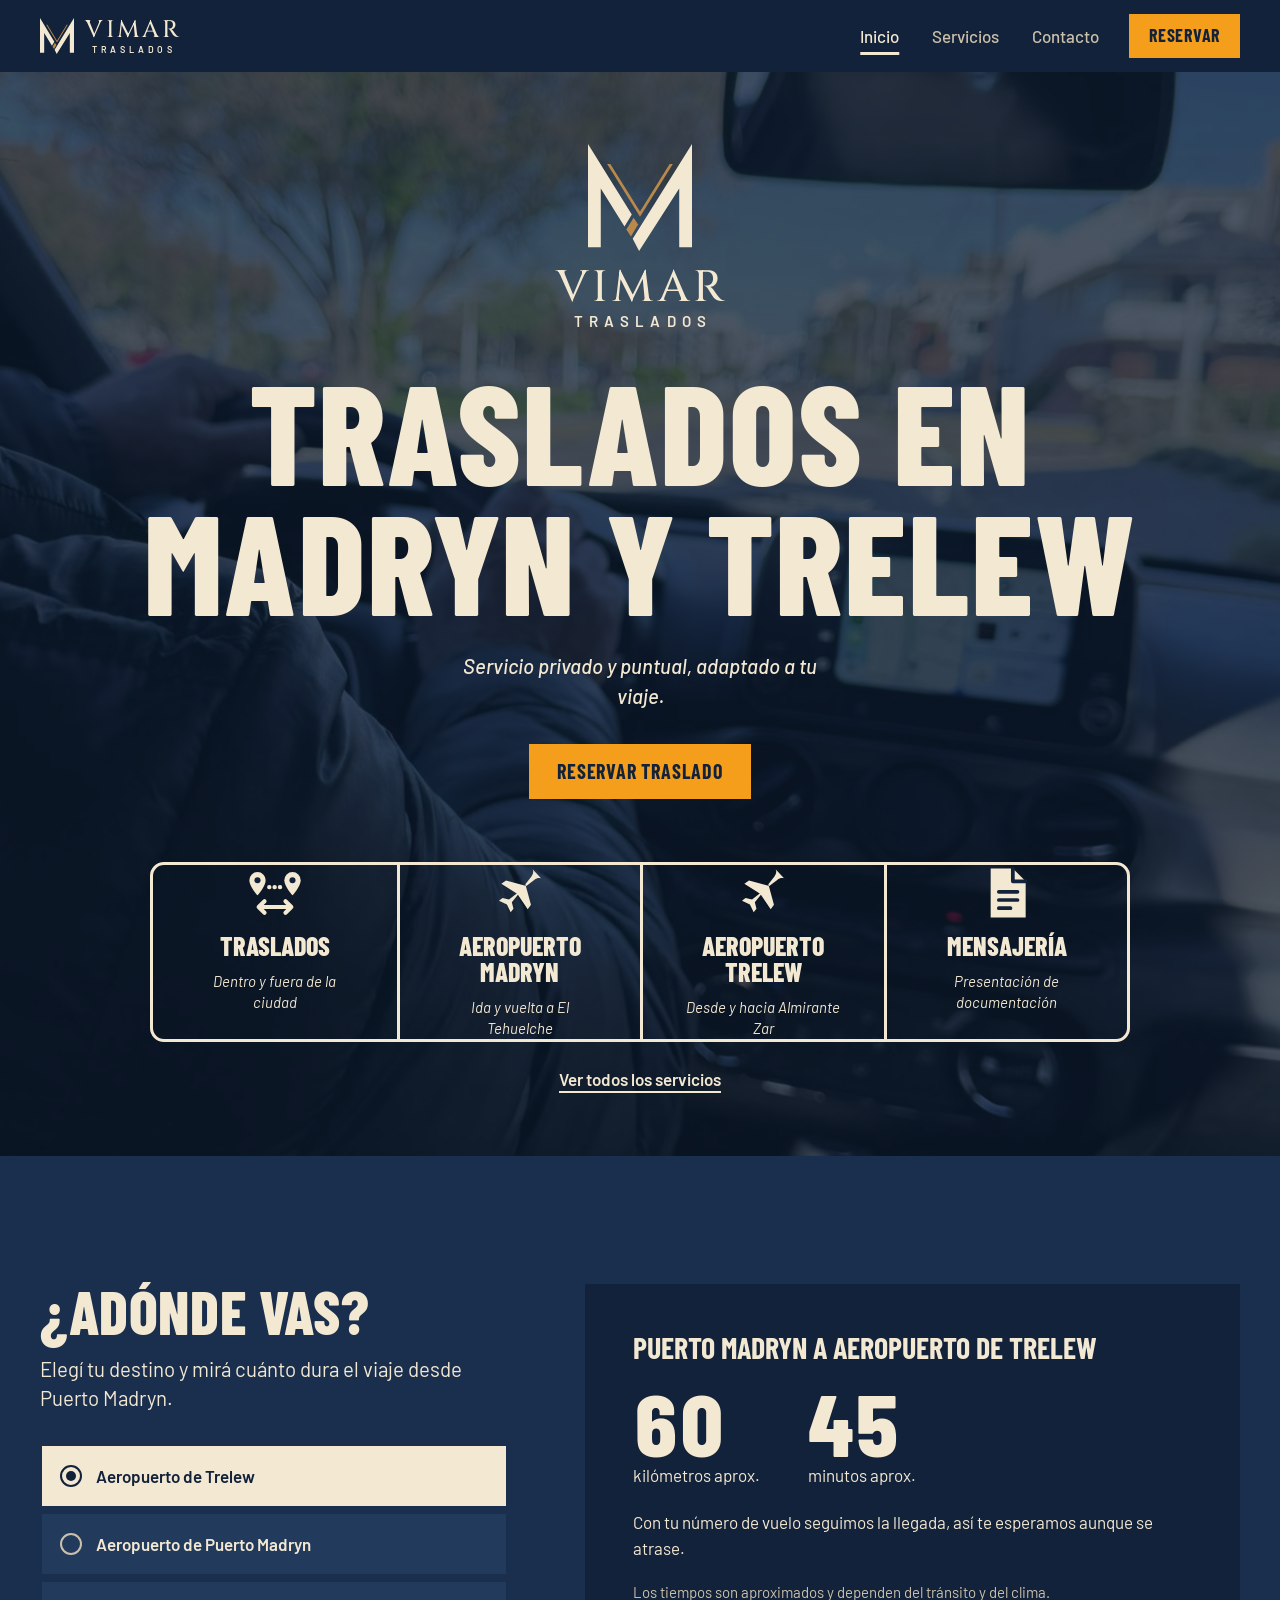
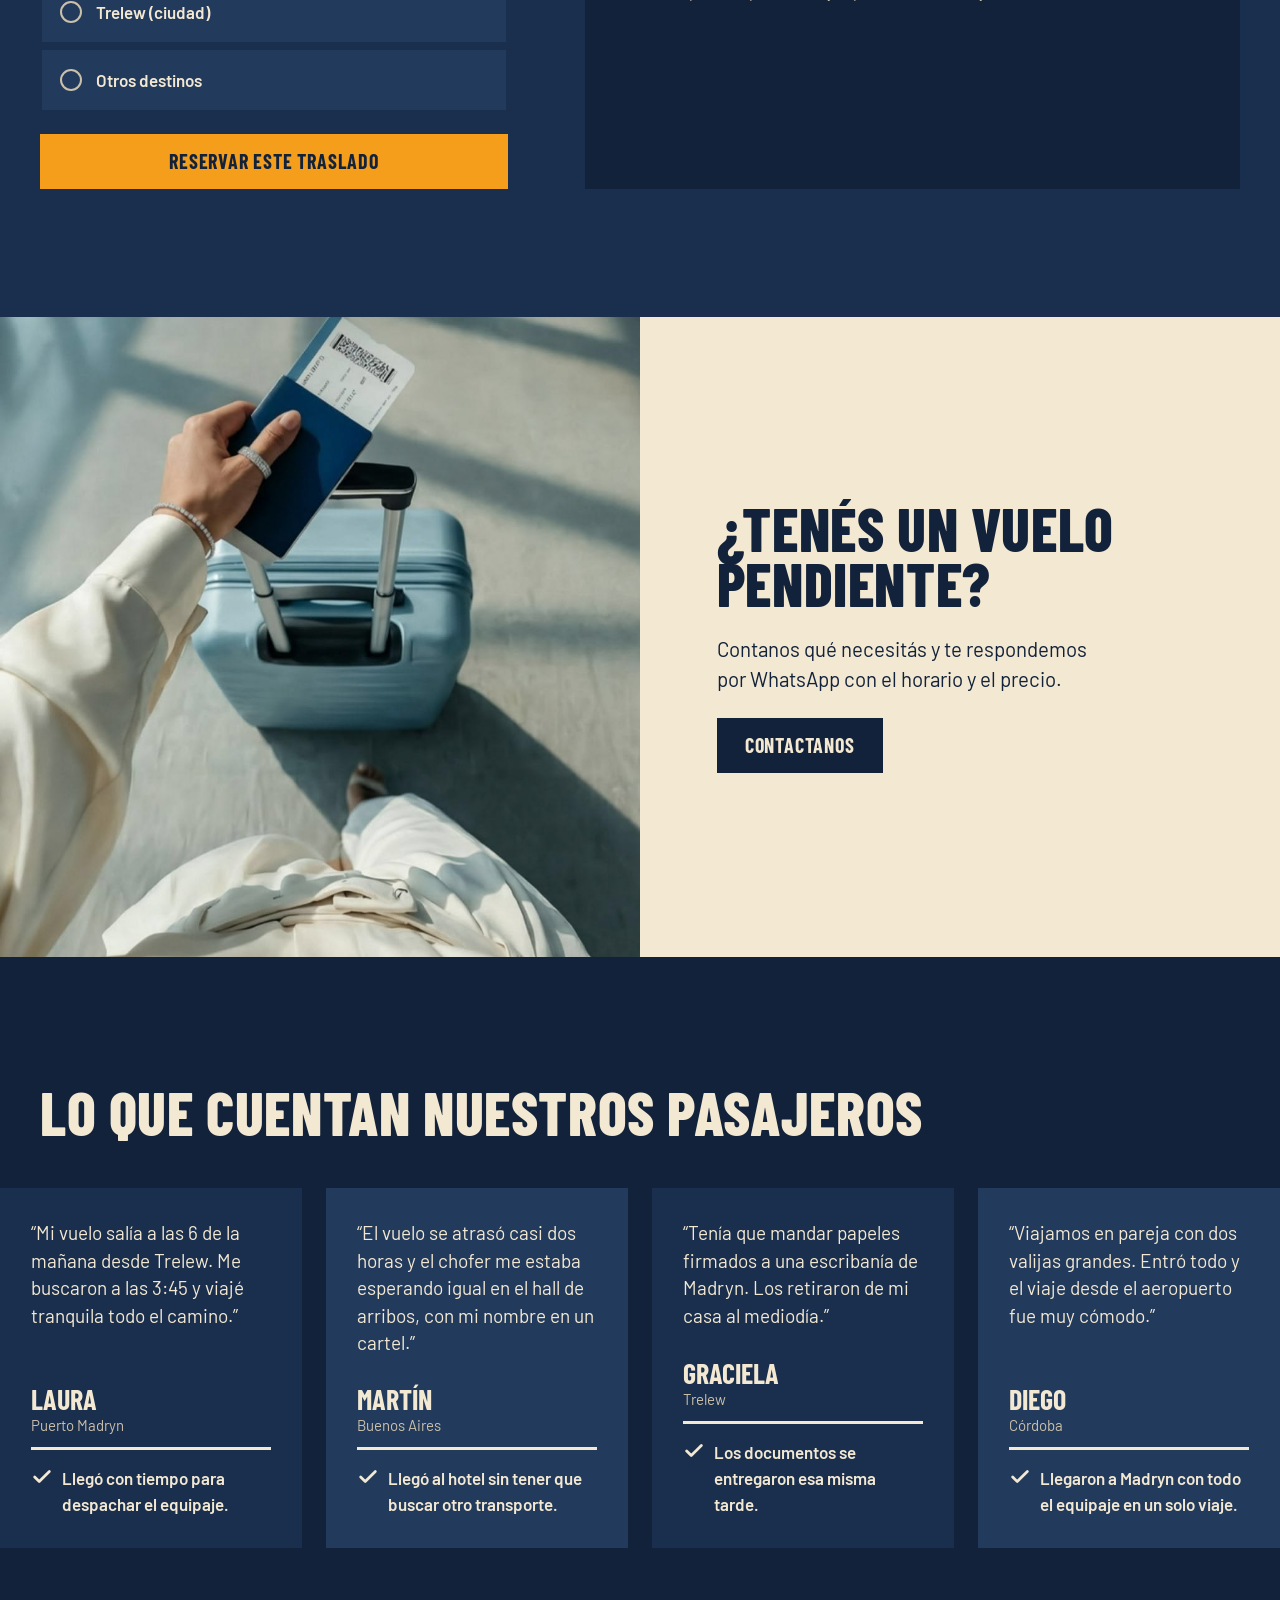
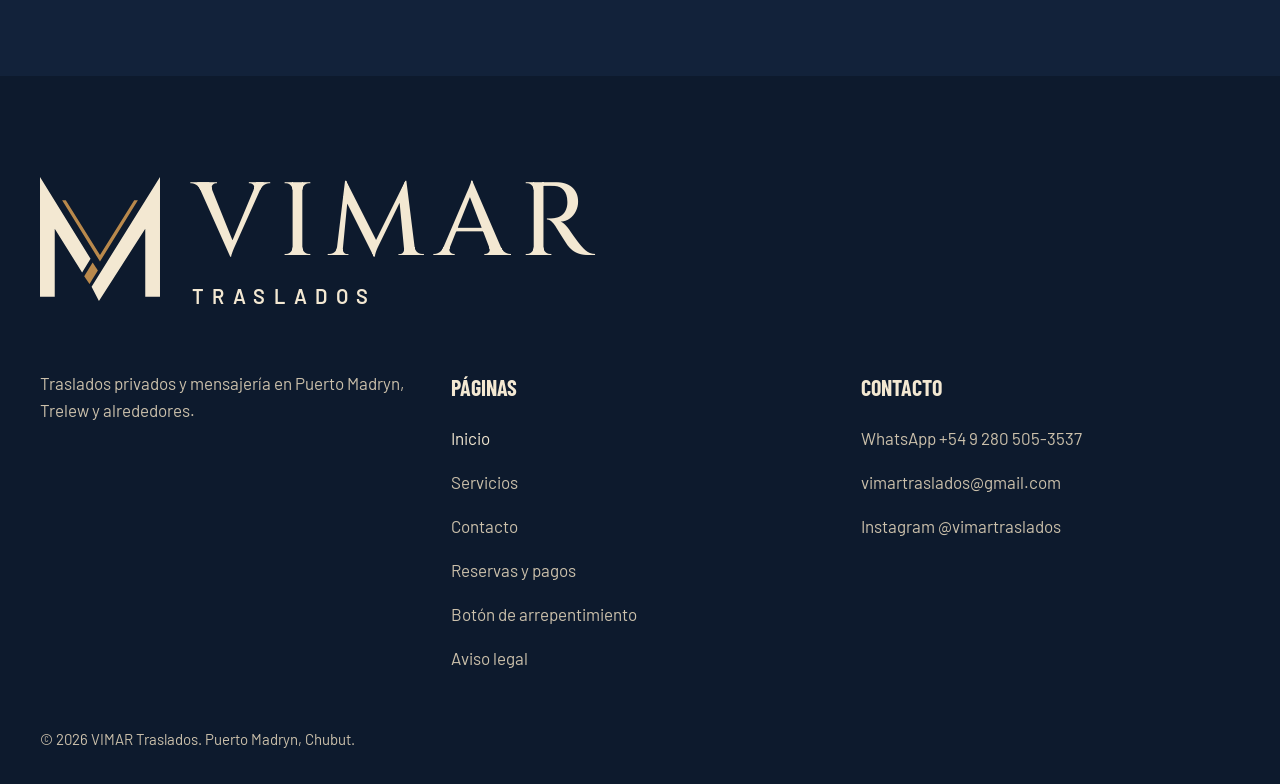
<file: index.html>
<!doctype html>
<html lang="es-AR" class="no-js">
<head>
  <meta charset="utf-8">
  <meta name="viewport" content="width=device-width, initial-scale=1">
  <title>VIMAR Traslados | Traslados privados en Puerto Madryn y Trelew</title>
  <meta name="description" content="Traslados privados en Puerto Madryn y Trelew: aeropuertos, viajes dentro y fuera de la ciudad y mensajería de documentación. Reservá por WhatsApp.">
  <meta name="theme-color" content="#12223a">
  <link rel="icon" href="img/favicon.svg" type="image/svg+xml">
  <link rel="preconnect" href="https://fonts.googleapis.com">
  <link rel="preconnect" href="https://fonts.gstatic.com" crossorigin>
  <link href="https://fonts.googleapis.com/css2?family=Barlow+Condensed:wght@600;700;800&family=Barlow:ital,wght@0,400;0,500;0,600;1,500&family=Cinzel:wght@500&display=swap" rel="stylesheet">
  <link rel="stylesheet" href="css/styles.css">
  <script>document.documentElement.classList.remove("no-js")</script>
  <script src="js/main.js" defer></script>
</head>
<body>
  <a class="skip-link" href="#main">Saltar al contenido</a>

  <!-- ===== Menú compartido (idéntico en todas las páginas) ===== -->
  <header class="site-header">
    <div class="wrap">
      <a class="brand" href="index.html" aria-label="VIMAR Traslados, inicio">
        <img src="img/logo-mark.svg" alt="" width="34" height="35">
        <span class="logo-text"><span class="logo-word">VIMAR</span><span class="logo-sub">Traslados</span></span>
      </a>
      <button class="nav-toggle" type="button" aria-expanded="false" aria-controls="site-nav" aria-label="Abrir menú">
        <svg class="icon-open" viewBox="0 0 24 24" fill="none" stroke="currentColor" stroke-width="2.2" stroke-linecap="round" aria-hidden="true"><path d="M4 7h16M4 12h16M4 17h16"/></svg>
        <svg class="icon-close" viewBox="0 0 24 24" fill="none" stroke="currentColor" stroke-width="2.2" stroke-linecap="round" aria-hidden="true"><path d="M6 6l12 12M18 6 6 18"/></svg>
      </button>
      <nav id="site-nav" class="site-nav" aria-label="Principal">
        <ul role="list">
          <li><a href="index.html" aria-current="page">Inicio</a></li>
          <li><a href="servicios.html">Servicios</a></li>
          <li><a href="contacto.html">Contacto</a></li>
          <li><a class="btn btn--reserve" href="contacto.html">Reservar</a></li>
        </ul>
      </nav>
    </div>
  </header>

  <main id="main">
    <!-- Hero -->
    <section class="hero">
      <div class="hero__bg">
        <img src="img/visor.jpg" alt="" width="1240" height="1800" fetchpriority="high">
      </div>
      <div class="wrap hero__inner">
        <div>
          <h1>
            <span class="hero__logo" data-enter="1">
              <img src="img/logo-mark.svg" alt="" width="104" height="107">
              <span class="logo-text"><span class="logo-word">VIMAR</span><span class="logo-sub">Traslados</span></span>
            </span>
            <span class="display" data-enter="2">Traslados en Madryn y Trelew</span>
          </h1>
          <p class="lead" data-enter="3">Servicio privado y puntual, adaptado a tu viaje.</p>
          <div class="hero__actions" data-enter="3">
            <a class="btn btn--reserve" href="contacto.html">Reservar traslado</a>
          </div>
        </div>

        <div class="hero__services" data-enter="4">
          <h2 class="visually-hidden">Nuestros servicios</h2>
          <ul class="service-band" role="list">
            <li>
              <svg class="icon" viewBox="0 0 24 24" fill="none" stroke="currentColor" stroke-width="1.8" stroke-linecap="round" stroke-linejoin="round" aria-hidden="true"><path d="M4.5 3a3.5 3.5 0 0 1 3.5 3.5C8 9.2 4.5 13 4.5 13S1 9.2 1 6.5A3.5 3.5 0 0 1 4.5 3z" fill="currentColor" stroke="none"/><circle cx="4.5" cy="6.5" r="1.3" fill="#12223a" stroke="none"/><path d="M19.5 3A3.5 3.5 0 0 1 23 6.5c0 2.7-3.5 6.5-3.5 6.5S16 9.2 16 6.5A3.5 3.5 0 0 1 19.5 3z" fill="currentColor" stroke="none"/><circle cx="19.5" cy="6.5" r="1.3" fill="#12223a" stroke="none"/><path d="M9.5 9.5h5" stroke-dasharray="0.1 2.2"/><path d="M5 18h14M7.5 15.5 5 18l2.5 2.5M16.5 15.5 19 18l-2.5 2.5"/></svg>
              <h3>Traslados</h3>
              <p>Dentro y fuera de la ciudad</p>
            </li>
            <li>
              <svg class="icon" viewBox="0 0 24 24" fill="currentColor" aria-hidden="true"><path d="M21.5 4.2c-.6-.9-2.2-.7-3.4.2L14.7 7 6 4.6 4 6l6.6 4.2-3.3 2.6-2.8-.7L3 13.3l3.4 1.6 1.6 3.4 1.2-1.5-.7-2.8 2.6-3.3L15.3 17l1.4-2-2.4-8.7 2.6-3.4c.9-1.2 1.1-2.8.2-3.4z" transform="translate(0 2)"/></svg>
              <h3>Aeropuerto Madryn</h3>
              <p>Ida y vuelta a El Tehuelche</p>
            </li>
            <li>
              <svg class="icon" viewBox="0 0 24 24" fill="currentColor" aria-hidden="true"><path d="M21.5 4.2c-.6-.9-2.2-.7-3.4.2L14.7 7 6 4.6 4 6l6.6 4.2-3.3 2.6-2.8-.7L3 13.3l3.4 1.6 1.6 3.4 1.2-1.5-.7-2.8 2.6-3.3L15.3 17l1.4-2-2.4-8.7 2.6-3.4c.9-1.2 1.1-2.8.2-3.4z" transform="translate(0 2)"/></svg>
              <h3>Aeropuerto Trelew</h3>
              <p>Desde y hacia Almirante Zar</p>
            </li>
            <li>
              <svg class="icon" viewBox="0 0 24 24" aria-hidden="true"><path fill="currentColor" d="M5 1.5h9.5L20 7v15.5H5z"/><path fill="none" stroke="#12223a" stroke-width="1.6" stroke-linejoin="round" stroke-linecap="round" d="M14.5 1.5V7H20M8.5 11.5h8M8.5 15h8M8.5 18.5h5"/></svg>
              <h3>Mensajería</h3>
              <p>Presentación de documentación</p>
            </li>
          </ul>
          <a class="text-link" href="servicios.html">Ver todos los servicios</a>
        </div>
      </div>
    </section>

    <!-- Elemento interactivo: ¿Adónde vas? -->
    <section class="section section--surface" aria-labelledby="planner-title">
      <div class="wrap planner" data-planner>
        <div class="planner__intro">
          <h2 class="h2" id="planner-title">¿Adónde vas?</h2>
          <p class="lead section__lead">Elegí tu destino y mirá cuánto dura el viaje desde Puerto Madryn.</p>

          <fieldset class="planner__options">
            <legend class="visually-hidden">Destino</legend>
            <label class="planner__option">
              <input type="radio" name="destino" checked
                data-route="Puerto Madryn a Aeropuerto de Trelew"
                data-km="60" data-min="45"
                data-note="Con tu número de vuelo seguimos la llegada, así te esperamos aunque se atrase."
                data-service="aeropuerto-trelew">
              <span>Aeropuerto de Trelew</span>
            </label>
            <label class="planner__option">
              <input type="radio" name="destino"
                data-route="Centro de Madryn a Aeropuerto El Tehuelche"
                data-km="10" data-min="20"
                data-note="Te buscamos en tu casa u hotel con tiempo para el check-in."
                data-service="aeropuerto-madryn">
              <span>Aeropuerto de Puerto Madryn</span>
            </label>
            <label class="planner__option">
              <input type="radio" name="destino"
                data-route="Puerto Madryn a Trelew"
                data-km="65" data-min="50"
                data-note="Ideal para trámites, consultas médicas o visitas en el día."
                data-service="otros">
              <span>Trelew (ciudad)</span>
            </label>
            <!-- Sin data-km / data-min: el panel muestra "A cotizar" en lugar de las cifras -->
            <label class="planner__option">
              <input type="radio" name="destino"
                data-route="Otros destinos"
                data-km="" data-min=""
                data-note="Viajes a otras localidades: contanos el recorrido y te pasamos el precio y el tiempo de viaje."
                data-service="otros">
              <span>Otros destinos</span>
            </label>
          </fieldset>

          <!-- Sin JavaScript se muestra esta lista en lugar del selector -->
          <ul class="planner__fallback" role="list">
            <li>Aeropuerto de Trelew: unos 60 km, 45 minutos.</li>
            <li>Aeropuerto de Puerto Madryn: unos 10 km, 20 minutos.</li>
            <li>Trelew (ciudad): unos 65 km, 50 minutos.</li>
            <li>Otros destinos: a cotizar según el recorrido.</li>
          </ul>
        </div>

        <div class="planner__result" aria-live="polite">
          <p class="planner__route" data-route>Puerto Madryn a Aeropuerto de Trelew</p>
          <div class="planner__figures" data-figures>
            <div><strong data-km>60</strong><span>kilómetros aprox.</span></div>
            <div><strong data-min>45</strong><span>minutos aprox.</span></div>
          </div>
          <p class="planner__quote" data-quote hidden>A cotizar</p>
          <p data-note>Con tu número de vuelo seguimos la llegada, así te esperamos aunque se atrase.</p>
          <p class="planner__note">Los tiempos son aproximados y dependen del tránsito y del clima.</p>
        </div>

        <div class="planner__cta">
          <a class="btn btn--reserve" href="contacto.html?servicio=aeropuerto-trelew" data-cta>Reservar este traslado</a>
        </div>
      </div>
    </section>

    <!-- Cierre -->
    <section class="closing" aria-labelledby="closing-title">
      <div class="closing__media">
        <img src="img/carry-on.jpg" alt="Pasajera con pasaporte, pasaje y valija lista para viajar" width="1027" height="1280" loading="lazy">
      </div>
      <div class="closing__body">
        <h2 class="h2" id="closing-title">¿Tenés un vuelo pendiente?</h2>
        <p class="lead">Contanos qué necesitás y te respondemos por WhatsApp con el horario y el precio.</p>
        <a class="btn" href="contacto.html">Contactanos</a>
      </div>
    </section>

    <!-- Testimonios
      CONTENIDO DE EJEMPLO: estos testimonios son inventados para mostrar el diseño.
      Reemplazarlos por reseñas reales de clientes (con su permiso) antes de publicar el sitio.
      La franja se mueve sola (js/main.js duplica las tarjetas para que el recorrido no tenga corte).
    -->
    <section class="section" id="testimonios" aria-labelledby="testimonios-title">
      <div class="wrap section__head testimonials-head">
        <h2 class="h2" id="testimonios-title">Lo que cuentan nuestros pasajeros</h2>
      </div>
      <div class="marquee" data-marquee>
        <ul class="marquee__track" id="testimonios-lista" role="list">
              <li>
                <figure class="testimonial">
                  <blockquote>Mi vuelo salía a las 6 de la mañana desde Trelew. Me buscaron a las 3:45 y viajé tranquila todo el camino.</blockquote>
                  <figcaption>
                    <cite>Laura<span>Puerto Madryn</span></cite>
                    <p class="result"><svg viewBox="0 0 24 24" fill="none" stroke="currentColor" stroke-width="3" stroke-linecap="round" stroke-linejoin="round" aria-hidden="true"><path d="M20 6 9 17l-5-5"/></svg>Llegó con tiempo para despachar el equipaje.</p>
                  </figcaption>
                </figure>
              </li>
              <li>
                <figure class="testimonial">
                  <blockquote>El vuelo se atrasó casi dos horas y el chofer me estaba esperando igual en el hall de arribos, con mi nombre en un cartel.</blockquote>
                  <figcaption>
                    <cite>Martín<span>Buenos Aires</span></cite>
                    <p class="result"><svg viewBox="0 0 24 24" fill="none" stroke="currentColor" stroke-width="3" stroke-linecap="round" stroke-linejoin="round" aria-hidden="true"><path d="M20 6 9 17l-5-5"/></svg>Llegó al hotel sin tener que buscar otro transporte.</p>
                  </figcaption>
                </figure>
              </li>
              <li>
                <figure class="testimonial">
                  <blockquote>Tenía que mandar papeles firmados a una escribanía de Madryn. Los retiraron de mi casa al mediodía.</blockquote>
                  <figcaption>
                    <cite>Graciela<span>Trelew</span></cite>
                    <p class="result"><svg viewBox="0 0 24 24" fill="none" stroke="currentColor" stroke-width="3" stroke-linecap="round" stroke-linejoin="round" aria-hidden="true"><path d="M20 6 9 17l-5-5"/></svg>Los documentos se entregaron esa misma tarde.</p>
                  </figcaption>
                </figure>
              </li>
              <li>
                <figure class="testimonial">
                  <blockquote>Viajamos en pareja con dos valijas grandes. Entró todo y el viaje desde el aeropuerto fue muy cómodo.</blockquote>
                  <figcaption>
                    <cite>Diego<span>Córdoba</span></cite>
                    <p class="result"><svg viewBox="0 0 24 24" fill="none" stroke="currentColor" stroke-width="3" stroke-linecap="round" stroke-linejoin="round" aria-hidden="true"><path d="M20 6 9 17l-5-5"/></svg>Llegaron a Madryn con todo el equipaje en un solo viaje.</p>
                  </figcaption>
                </figure>
              </li>
              <li>
                <figure class="testimonial">
                  <blockquote>Mi mamá tenía un turno médico en Trelew y yo no podía acompañarla. La buscaron por casa y me avisaron cuando llegó.</blockquote>
                  <figcaption>
                    <cite>Rosa<span>Puerto Madryn</span></cite>
                    <p class="result"><svg viewBox="0 0 24 24" fill="none" stroke="currentColor" stroke-width="3" stroke-linecap="round" stroke-linejoin="round" aria-hidden="true"><path d="M20 6 9 17l-5-5"/></svg>Llegó a horario a su turno, sin depender del colectivo.</p>
                  </figcaption>
                </figure>
              </li>
              <li>
                <figure class="testimonial">
                  <blockquote>Reservé por WhatsApp antes de salir de Rosario y en pocos minutos ya tenía confirmado el horario y el precio.</blockquote>
                  <figcaption>
                    <cite>Pablo<span>Rosario</span></cite>
                    <p class="result"><svg viewBox="0 0 24 24" fill="none" stroke="currentColor" stroke-width="3" stroke-linecap="round" stroke-linejoin="round" aria-hidden="true"><path d="M20 6 9 17l-5-5"/></svg>Tuvo el traslado resuelto antes de subir al avión.</p>
                  </figcaption>
                </figure>
              </li>
        </ul>
      </div>
    </section>
  </main>

  <!-- ===== Footer compartido (idéntico en todas las páginas) ===== -->
  <footer class="site-footer">
    <div class="wrap">
      <p class="footer__logo">
        <img src="img/logo-mark.svg" alt="" width="120" height="124">
        <span class="logo-text"><span class="logo-word">VIMAR</span><span class="logo-sub">Traslados</span></span>
      </p>
      <div class="footer__grid">
        <p class="soft">Traslados privados y mensajería en Puerto Madryn, Trelew y alrededores.</p>
        <nav aria-label="Pie de página">
          <h2>Páginas</h2>
          <ul role="list">
            <li><a href="index.html" aria-current="page">Inicio</a></li>
            <li><a href="servicios.html">Servicios</a></li>
            <li><a href="contacto.html">Contacto</a></li>
            <li><a href="condiciones.html">Reservas y pagos</a></li>
            <li><a href="condiciones.html#arrepentimiento">Botón de arrepentimiento</a></li>
            <li><a href="legal.html">Aviso legal</a></li>
          </ul>
        </nav>
        <div>
          <h2>Contacto</h2>
          <!-- Teléfono y email reales. Instagram (@vimartraslados) todavía es de ejemplo: confirmar -->
          <ul role="list">
            <li><a href="https://wa.me/5492805053537">WhatsApp +54 9 280 505-3537</a></li>
            <li><a href="mailto:vimartraslados@gmail.com">vimartraslados@gmail.com</a></li>
            <li><a href="https://www.instagram.com/vimartraslados/">Instagram @vimartraslados</a></li>
          </ul>
        </div>
      </div>
      <p class="footer__legal">© 2026 VIMAR Traslados. Puerto Madryn, Chubut.</p>
    </div>
  </footer>
</body>
</html>
</file>
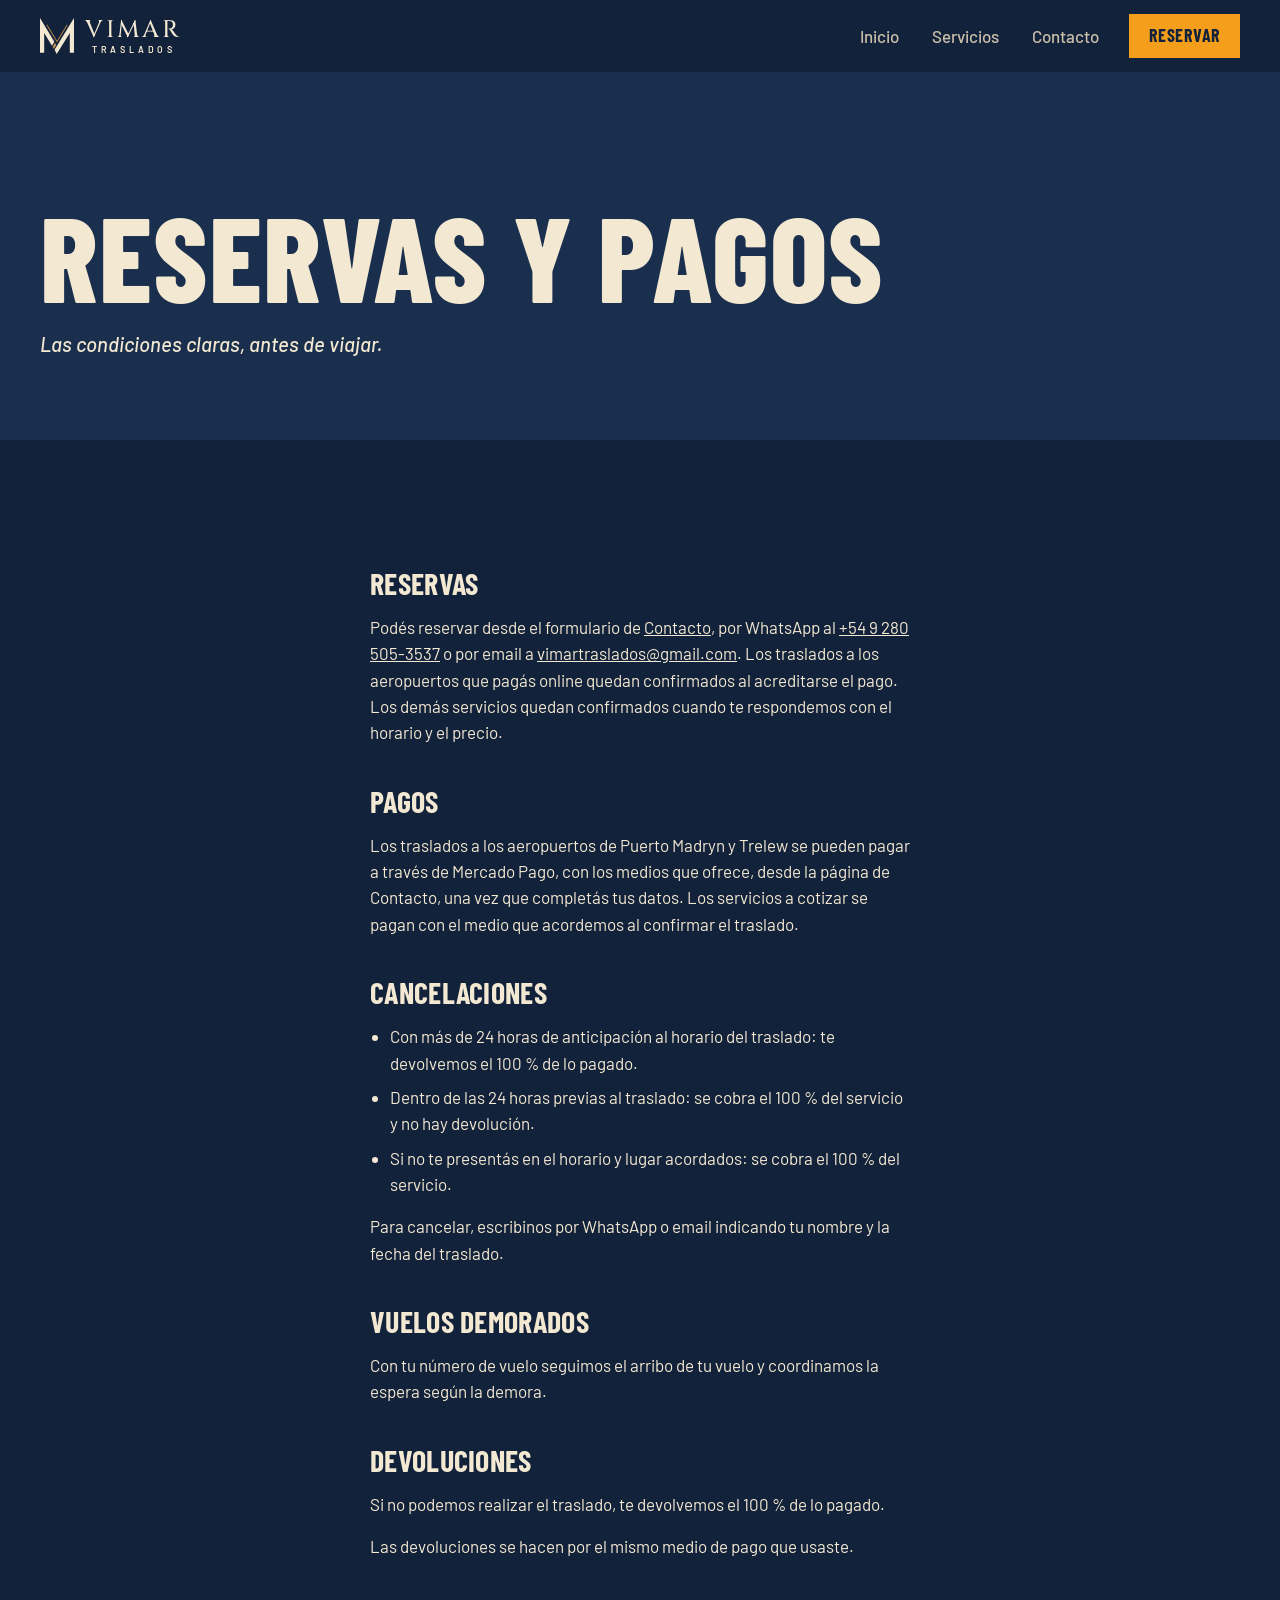
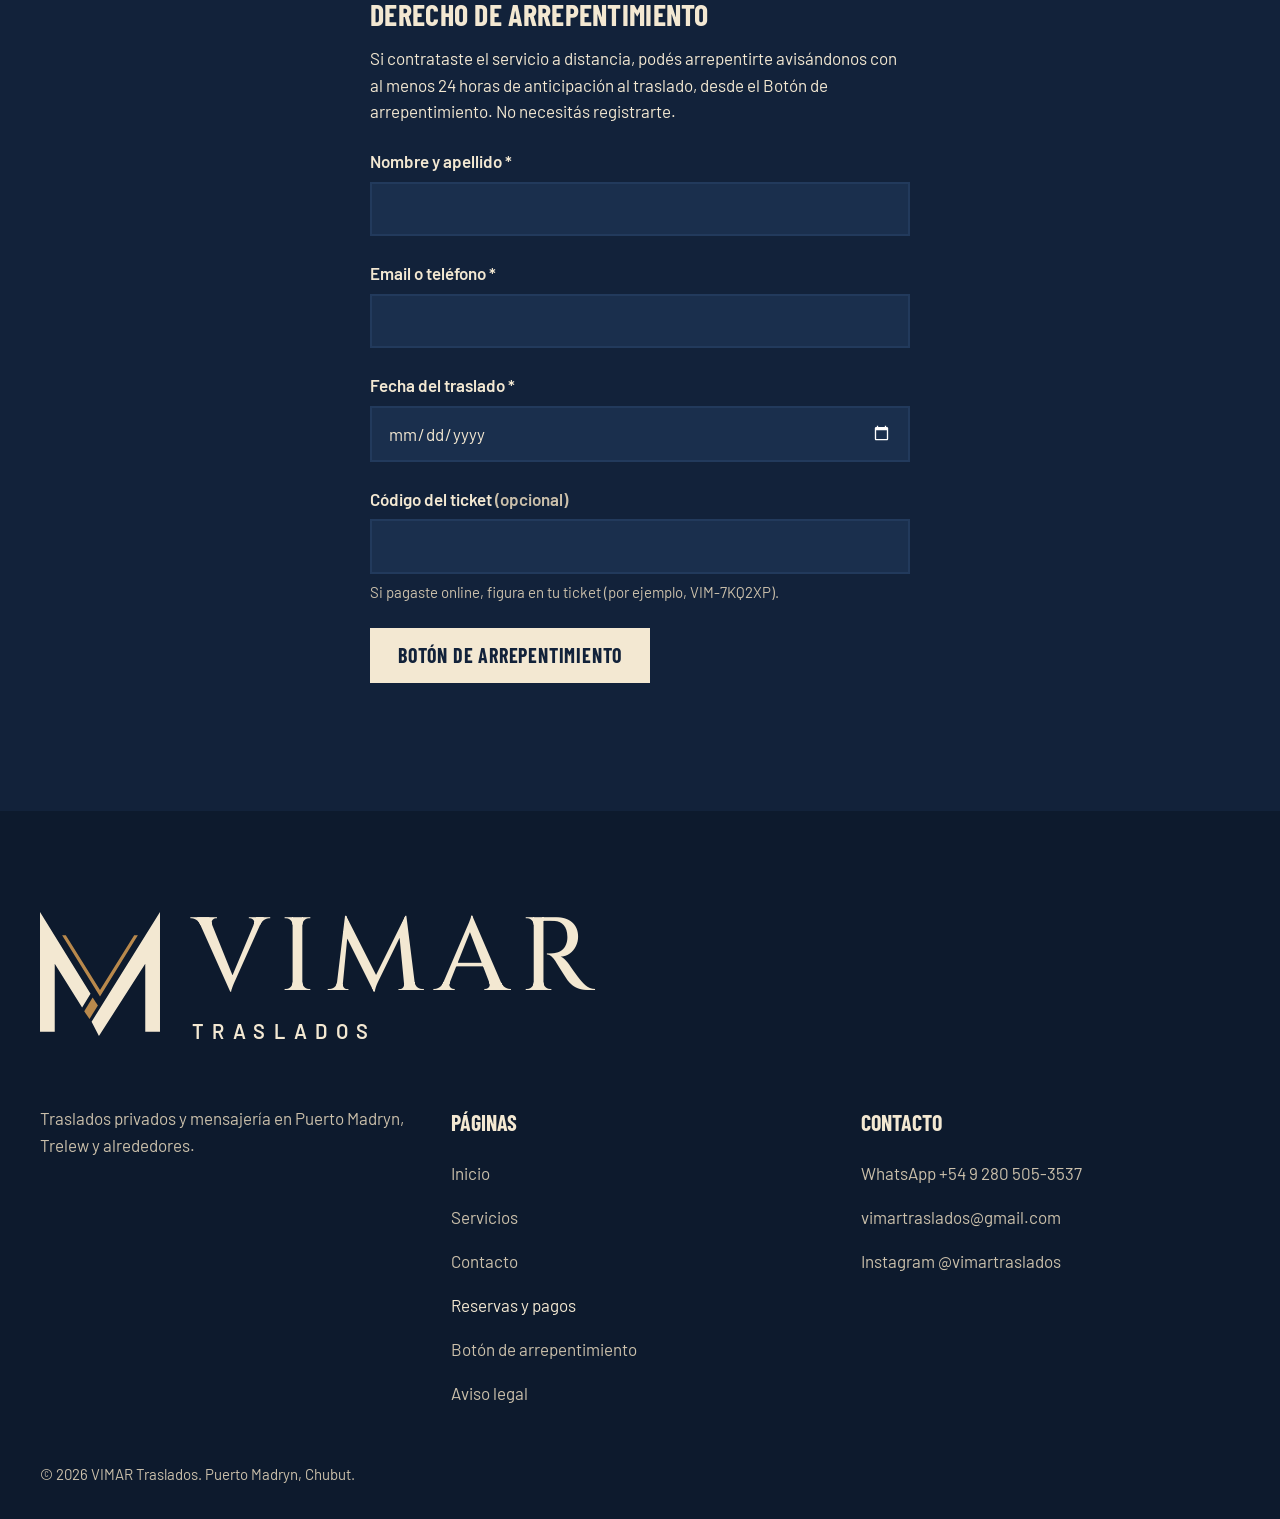
<file: condiciones.html>
<!doctype html>
<html lang="es-AR" class="no-js">
<head>
  <meta charset="utf-8">
  <meta name="viewport" content="width=device-width, initial-scale=1">
  <title>Reservas y pagos | VIMAR Traslados</title>
  <meta name="description" content="Condiciones de reserva, pago, cancelación y devolución de VIMAR Traslados.">
  <meta name="theme-color" content="#12223a">
  <link rel="icon" href="img/favicon.svg" type="image/svg+xml">
  <link rel="preconnect" href="https://fonts.googleapis.com">
  <link rel="preconnect" href="https://fonts.gstatic.com" crossorigin>
  <link href="https://fonts.googleapis.com/css2?family=Barlow+Condensed:wght@600;700;800&family=Barlow:ital,wght@0,400;0,500;0,600;1,500&family=Cinzel:wght@500&display=swap" rel="stylesheet">
  <link rel="stylesheet" href="css/styles.css">
  <script>document.documentElement.classList.remove("no-js")</script>
  <script src="js/main.js" defer></script>
</head>
<body>
  <a class="skip-link" href="#main">Saltar al contenido</a>

  <!-- ===== Menú compartido (idéntico en todas las páginas) ===== -->
  <header class="site-header">
    <div class="wrap">
      <a class="brand" href="index.html" aria-label="VIMAR Traslados, inicio">
        <img src="img/logo-mark.svg" alt="" width="34" height="35">
        <span class="logo-text"><span class="logo-word">VIMAR</span><span class="logo-sub">Traslados</span></span>
      </a>
      <button class="nav-toggle" type="button" aria-expanded="false" aria-controls="site-nav" aria-label="Abrir menú">
        <svg class="icon-open" viewBox="0 0 24 24" fill="none" stroke="currentColor" stroke-width="2.2" stroke-linecap="round" aria-hidden="true"><path d="M4 7h16M4 12h16M4 17h16"/></svg>
        <svg class="icon-close" viewBox="0 0 24 24" fill="none" stroke="currentColor" stroke-width="2.2" stroke-linecap="round" aria-hidden="true"><path d="M6 6l12 12M18 6 6 18"/></svg>
      </button>
      <nav id="site-nav" class="site-nav" aria-label="Principal">
        <ul role="list">
          <li><a href="index.html">Inicio</a></li>
          <li><a href="servicios.html">Servicios</a></li>
          <li><a href="contacto.html">Contacto</a></li>
          <li><a class="btn btn--reserve" href="contacto.html">Reservar</a></li>
        </ul>
      </nav>
    </div>
  </header>

  <main id="main">
    <section class="page-head page-head--plain">
      <div class="wrap">
        <h1 class="display">Reservas y pagos</h1>
        <p class="lead">Las condiciones claras, antes de viajar.</p>
      </div>
    </section>

    <section class="section">
      <div class="wrap policy prose">
        <h2 class="h3">Reservas</h2>
        <p>Podés reservar desde el formulario de <a href="contacto.html">Contacto</a>, por WhatsApp al <a href="https://wa.me/5492805053537">+54 9 280 505-3537</a> o por email a <a href="mailto:vimartraslados@gmail.com">vimartraslados@gmail.com</a>. Los traslados a los aeropuertos que pagás online quedan confirmados al acreditarse el pago. Los demás servicios quedan confirmados cuando te respondemos con el horario y el precio.</p>

        <h2 class="h3">Pagos</h2>
        <p>Los traslados a los aeropuertos de Puerto Madryn y Trelew se pueden pagar a través de Mercado Pago, con los medios que ofrece, desde la página de Contacto, una vez que completás tus datos. Los servicios a cotizar se pagan con el medio que acordemos al confirmar el traslado.</p>

        <h2 class="h3">Cancelaciones</h2>
        <ul>
          <li>Con más de 24 horas de anticipación al horario del traslado: te devolvemos el 100 % de lo pagado.</li>
          <li>Dentro de las 24 horas previas al traslado: se cobra el 100 % del servicio y no hay devolución.</li>
          <li>Si no te presentás en el horario y lugar acordados: se cobra el 100 % del servicio.</li>
        </ul>
        <p>Para cancelar, escribinos por WhatsApp o email indicando tu nombre y la fecha del traslado.</p>

        <h2 class="h3">Vuelos demorados</h2>
        <p>Con tu número de vuelo seguimos el arribo de tu vuelo y coordinamos la espera según la demora.</p>

        <h2 class="h3">Devoluciones</h2>
        <p>Si no podemos realizar el traslado, te devolvemos el 100 % de lo pagado.</p>
        <p>Las devoluciones se hacen por el mismo medio de pago que usaste.</p>

        <h2 class="h3" id="arrepentimiento">Derecho de arrepentimiento</h2>
        <p>Si contrataste el servicio a distancia, podés arrepentirte avisándonos con al menos 24 horas de anticipación al traslado, desde el Botón de arrepentimiento. No necesitás registrarte.</p>

        <form id="withdraw-form" class="form" novalidate aria-labelledby="arrepentimiento">
          <div class="field">
            <label for="w-nombre">Nombre y apellido <span class="req" aria-hidden="true">*</span></label>
            <input id="w-nombre" name="nombre" type="text" autocomplete="name" required aria-describedby="w-nombre-error">
            <p class="error" id="w-nombre-error" aria-live="polite"></p>
          </div>
          <div class="field">
            <label for="w-contacto">Email o teléfono <span class="req" aria-hidden="true">*</span></label>
            <input id="w-contacto" name="contacto" type="text" required aria-describedby="w-contacto-error">
            <p class="error" id="w-contacto-error" aria-live="polite"></p>
          </div>
          <div class="field">
            <label for="w-fecha">Fecha del traslado <span class="req" aria-hidden="true">*</span></label>
            <input id="w-fecha" name="fecha" type="date" required aria-describedby="w-fecha-error">
            <p class="error" id="w-fecha-error" aria-live="polite"></p>
          </div>
          <div class="field">
            <label for="w-codigo">Código del ticket <span class="soft">(opcional)</span></label>
            <input id="w-codigo" name="codigo" type="text" autocomplete="off" spellcheck="false" aria-describedby="w-codigo-hint">
            <p class="hint" id="w-codigo-hint">Si pagaste online, figura en tu ticket (por ejemplo, VIM-7KQ2XP).</p>
          </div>
          <div class="form__actions">
            <button class="btn" type="submit">Botón de arrepentimiento</button>
            <p class="form__status" role="status"></p>
          </div>
        </form>
      </div>
    </section>
  </main>

  <!-- ===== Footer compartido (idéntico en todas las páginas) ===== -->
  <footer class="site-footer">
    <div class="wrap">
      <p class="footer__logo">
        <img src="img/logo-mark.svg" alt="" width="120" height="124">
        <span class="logo-text"><span class="logo-word">VIMAR</span><span class="logo-sub">Traslados</span></span>
      </p>
      <div class="footer__grid">
        <p class="soft">Traslados privados y mensajería en Puerto Madryn, Trelew y alrededores.</p>
        <nav aria-label="Pie de página">
          <h2>Páginas</h2>
          <ul role="list">
            <li><a href="index.html">Inicio</a></li>
            <li><a href="servicios.html">Servicios</a></li>
            <li><a href="contacto.html">Contacto</a></li>
            <li><a href="condiciones.html" aria-current="page">Reservas y pagos</a></li>
            <li><a href="condiciones.html#arrepentimiento">Botón de arrepentimiento</a></li>
            <li><a href="legal.html">Aviso legal</a></li>
          </ul>
        </nav>
        <div>
          <h2>Contacto</h2>
          <!-- Teléfono y email reales. Instagram (@vimartraslados) todavía es de ejemplo: confirmar -->
          <ul role="list">
            <li><a href="https://wa.me/5492805053537">WhatsApp +54 9 280 505-3537</a></li>
            <li><a href="mailto:vimartraslados@gmail.com">vimartraslados@gmail.com</a></li>
            <li><a href="https://www.instagram.com/vimartraslados/">Instagram @vimartraslados</a></li>
          </ul>
        </div>
      </div>
      <p class="footer__legal">© 2026 VIMAR Traslados. Puerto Madryn, Chubut.</p>
    </div>
  </footer>
</body>
</html>
</file>
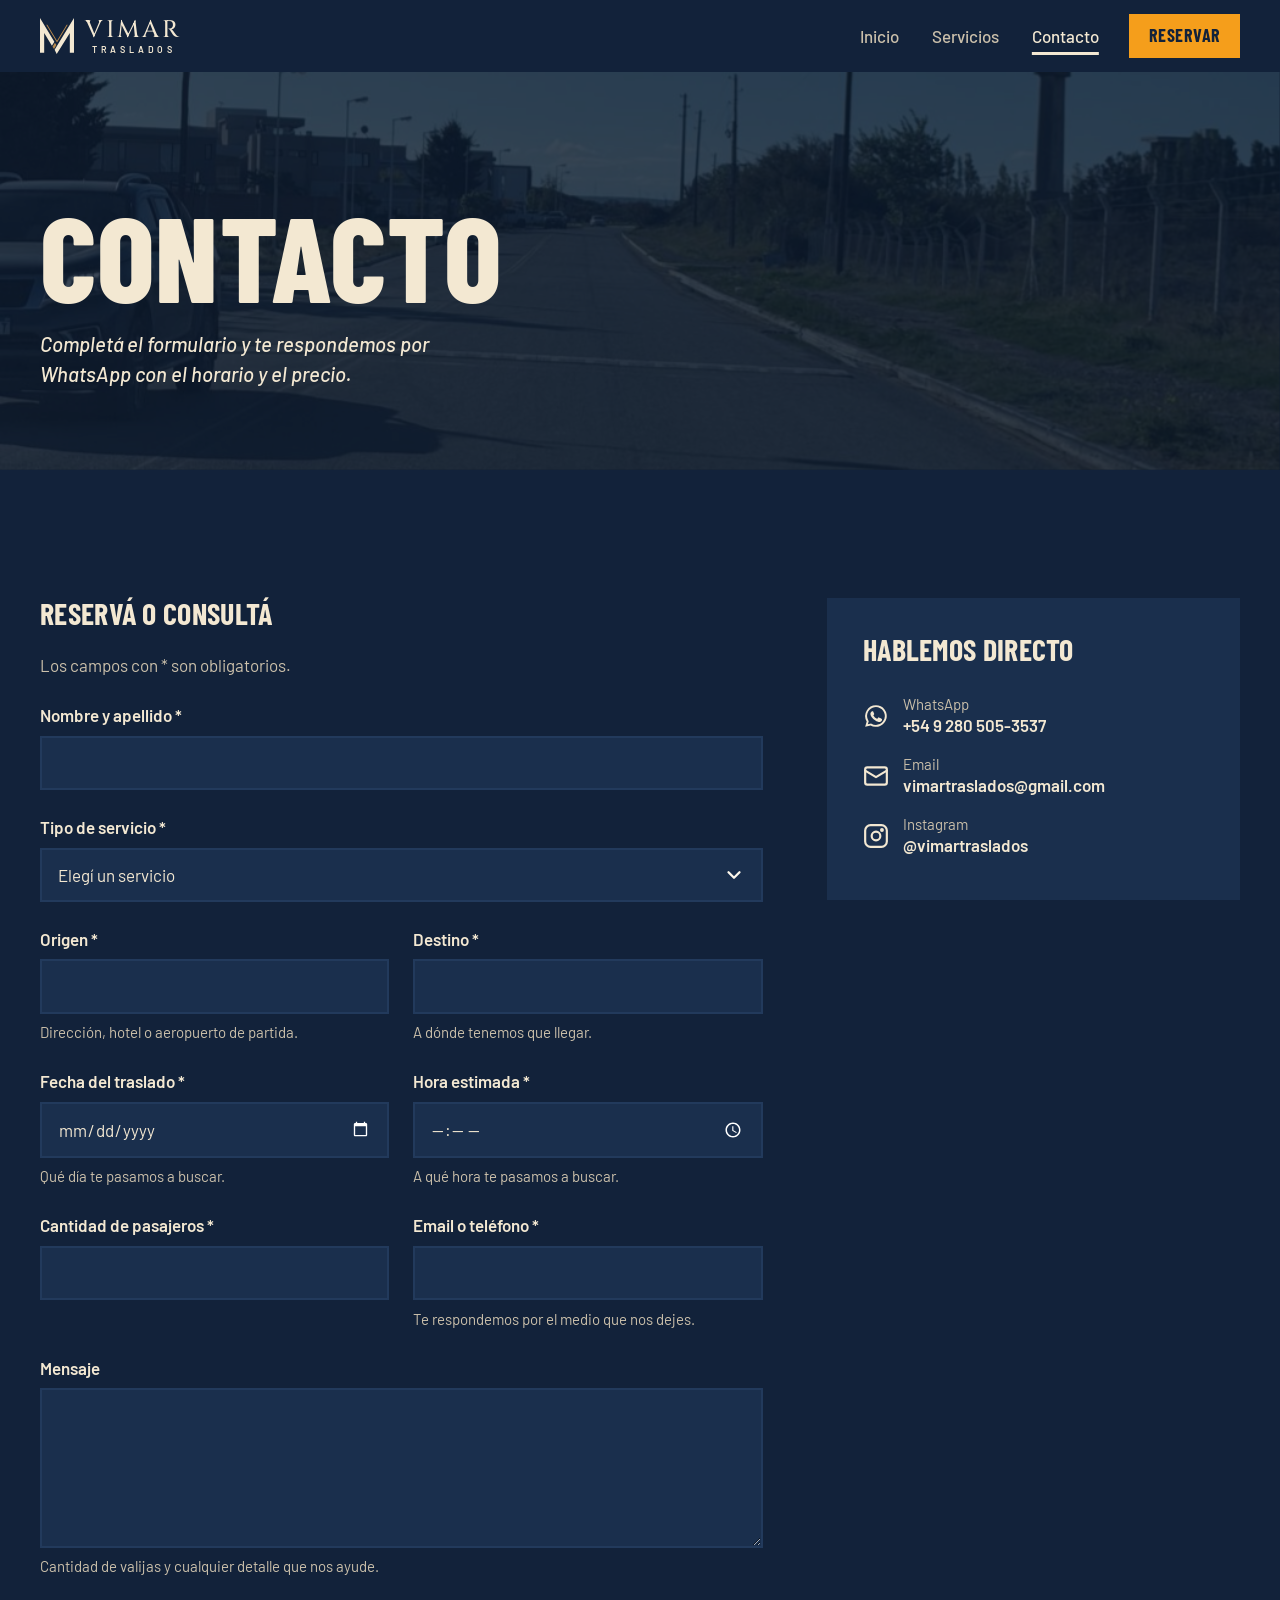
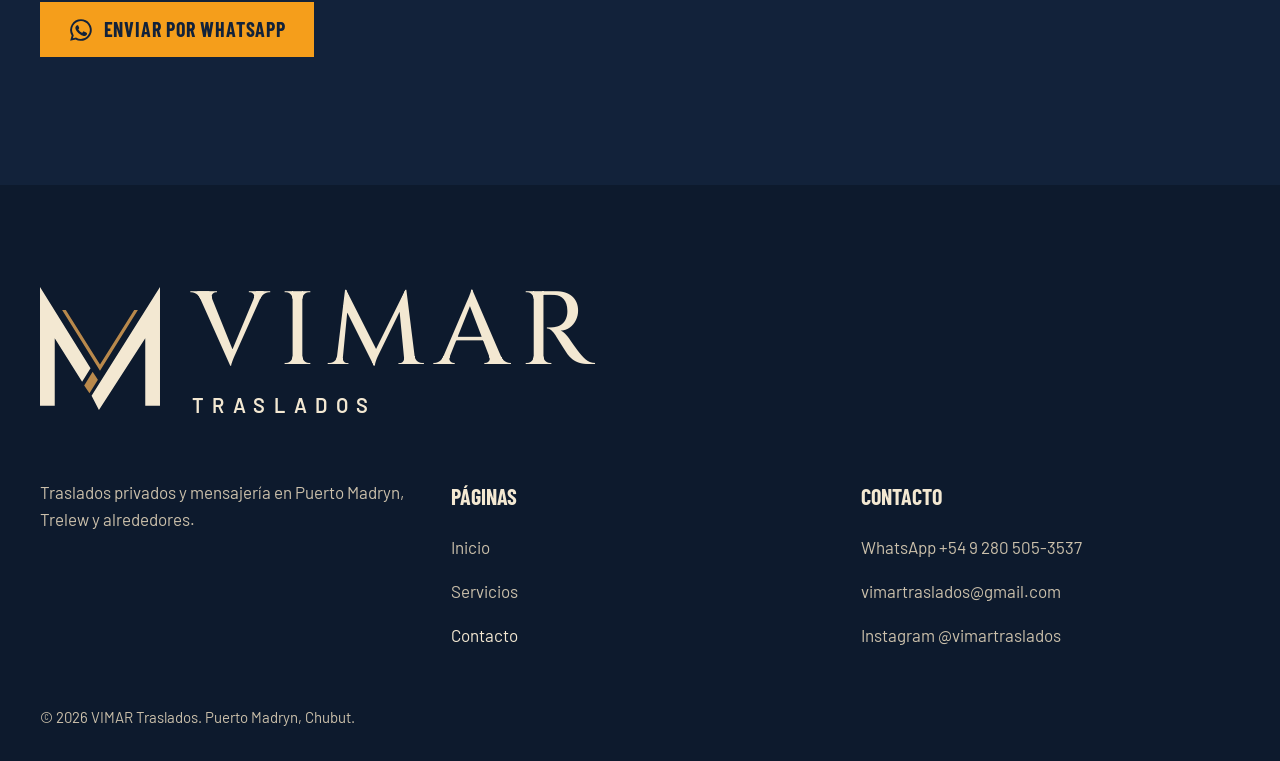
<file: contacto-PAGAR.html>
<!doctype html>
<html lang="es-AR" class="no-js">
<head>
  <meta charset="utf-8">
  <meta name="viewport" content="width=device-width, initial-scale=1">
  <title>Contacto | VIMAR Traslados</title>
  <meta name="description" content="Reservá tu traslado o pedí una cotización. Te respondemos por WhatsApp.">
  <meta name="theme-color" content="#12223a">
  <link rel="icon" href="img/favicon.svg" type="image/svg+xml">
  <link rel="preconnect" href="https://fonts.googleapis.com">
  <link rel="preconnect" href="https://fonts.gstatic.com" crossorigin>
  <link href="https://fonts.googleapis.com/css2?family=Barlow+Condensed:wght@600;700;800&family=Barlow:ital,wght@0,400;0,500;0,600;1,500&family=Cinzel:wght@500&display=swap" rel="stylesheet">
  <link rel="stylesheet" href="css/styles.css">
  <script>document.documentElement.classList.remove("no-js")</script>
  <script src="js/main.js" defer></script>
</head>
<body>
  <a class="skip-link" href="#main">Saltar al contenido</a>

  <!-- ===== Menú compartido (idéntico en todas las páginas) ===== -->
  <header class="site-header">
    <div class="wrap">
      <a class="brand" href="index.html" aria-label="VIMAR Traslados, inicio">
        <img src="img/logo-mark.svg" alt="" width="34" height="35">
        <span class="logo-text"><span class="logo-word">VIMAR</span><span class="logo-sub">Traslados</span></span>
      </a>
      <button class="nav-toggle" type="button" aria-expanded="false" aria-controls="site-nav" aria-label="Abrir menú">
        <svg class="icon-open" viewBox="0 0 24 24" fill="none" stroke="currentColor" stroke-width="2.2" stroke-linecap="round" aria-hidden="true"><path d="M4 7h16M4 12h16M4 17h16"/></svg>
        <svg class="icon-close" viewBox="0 0 24 24" fill="none" stroke="currentColor" stroke-width="2.2" stroke-linecap="round" aria-hidden="true"><path d="M6 6l12 12M18 6 6 18"/></svg>
      </button>
      <nav id="site-nav" class="site-nav" aria-label="Principal">
        <ul role="list">
          <li><a href="index.html">Inicio</a></li>
          <li><a href="servicios.html">Servicios</a></li>
          <li><a href="contacto.html" aria-current="page">Contacto</a></li>
          <li><a class="btn btn--reserve" href="contacto.html">Reservar</a></li>
        </ul>
      </nav>
    </div>
  </header>

  <main id="main">
    <section class="page-head">
      <div class="page-head__bg"><img src="img/ruta.jpg" alt="" width="1050" height="1400" class="img-focus-road"></div>
      <div class="wrap">
        <h1 class="display">Contacto</h1>
        <p class="lead">Completá el formulario y te respondemos por WhatsApp con el horario y el precio.</p>
      </div>
    </section>

    <section class="section">
      <div class="wrap contact">
        <form id="booking-form" class="form" novalidate aria-labelledby="form-title">
          <h2 class="h3" id="form-title">Reservá o consultá</h2>
          <p class="soft">Los campos con <span class="req" aria-hidden="true">*</span> son obligatorios.</p>

          <div class="field">
            <label for="nombre">Nombre y apellido <span class="req" aria-hidden="true">*</span></label>
            <input id="nombre" name="nombre" type="text" autocomplete="name" required aria-describedby="nombre-error">
            <p class="error" id="nombre-error" aria-live="polite"></p>
          </div>

          <div class="field">
            <label for="servicio">Tipo de servicio <span class="req" aria-hidden="true">*</span></label>
            <select id="servicio" name="servicio" required aria-describedby="servicio-error">
              <option value="">Elegí un servicio</option>
              <option value="aeropuerto-madryn">Aeropuerto de Puerto Madryn</option>
              <option value="aeropuerto-trelew">Aeropuerto de Trelew</option>
              <option value="mensajeria">Mensajería (presentación de documentación)</option>
              <option value="otros">Otro servicio (a cotizar)</option>
            </select>
            <p class="error" id="servicio-error" aria-live="polite"></p>
          </div>

          <div class="field field--flight" hidden>
            <label for="vuelo">Número de vuelo <span class="soft">(opcional)</span></label>
            <input id="vuelo" name="vuelo" type="text" autocomplete="off" autocapitalize="characters" spellcheck="false" aria-describedby="vuelo-hint vuelo-error">
            <p class="hint" id="vuelo-hint">Si lo tenés, figura en tu pasaje (por ejemplo, AR1858). Nos ayuda a seguir tu vuelo.</p>
            <p class="error" id="vuelo-error" aria-live="polite"></p>
          </div>

          <div class="field-row">
            <div class="field">
              <label for="origen">Origen <span class="req" aria-hidden="true">*</span></label>
              <input id="origen" name="origen" type="text" autocomplete="off" required aria-describedby="origen-hint origen-error">
              <p class="hint" id="origen-hint">Dirección, hotel o aeropuerto de partida.</p>
              <p class="error" id="origen-error" aria-live="polite"></p>
            </div>
            <div class="field">
              <label for="destino">Destino <span class="req" aria-hidden="true">*</span></label>
              <input id="destino" name="destino" type="text" autocomplete="off" required aria-describedby="destino-hint destino-error">
              <p class="hint" id="destino-hint">A dónde tenemos que llegar.</p>
              <p class="error" id="destino-error" aria-live="polite"></p>
            </div>
          </div>

          <div class="field-row">
            <div class="field">
              <label for="fecha">Fecha del traslado <span class="req" aria-hidden="true">*</span></label>
              <input id="fecha" name="fecha" type="date" required aria-describedby="fecha-hint fecha-error">
              <p class="hint" id="fecha-hint">Qué día te pasamos a buscar.</p>
              <p class="error" id="fecha-error" aria-live="polite"></p>
            </div>
            <div class="field">
              <label for="hora">Hora estimada <span class="req" aria-hidden="true">*</span></label>
              <input id="hora" name="hora" type="time" required aria-describedby="hora-hint hora-error">
              <p class="hint" id="hora-hint">A qué hora te pasamos a buscar.</p>
              <p class="error" id="hora-error" aria-live="polite"></p>
            </div>
          </div>

          <div class="field-row">
            <div class="field field--passengers">
              <label for="pasajeros">Cantidad de pasajeros <span class="req" aria-hidden="true">*</span></label>
              <input id="pasajeros" name="pasajeros" type="number" inputmode="numeric" min="1" step="1" required aria-describedby="pasajeros-error">
              <p class="error" id="pasajeros-error" aria-live="polite"></p>
            </div>
            <div class="field">
              <label for="contacto">Email o teléfono <span class="req" aria-hidden="true">*</span></label>
              <input id="contacto" name="contacto" type="text" autocomplete="email" required aria-describedby="contacto-hint contacto-error">
              <p class="hint" id="contacto-hint">Te respondemos por el medio que nos dejes.</p>
              <p class="error" id="contacto-error" aria-live="polite"></p>
            </div>
          </div>

          <div class="field">
            <label for="mensaje">Mensaje</label>
            <textarea id="mensaje" name="mensaje" rows="5" aria-describedby="mensaje-hint mensaje-error"></textarea>
            <p class="hint" id="mensaje-hint">Cantidad de valijas y cualquier detalle que nos ayude.</p>
            <p class="error" id="mensaje-error" aria-live="polite"></p>
          </div>

          <div class="form__actions">
            <button class="btn btn--reserve" type="submit">
              <svg viewBox="0 0 24 24" fill="currentColor" aria-hidden="true"><path d="M12 2a10 10 0 0 0-8.6 15.1L2 22l5-1.3A10 10 0 1 0 12 2zm0 18.2a8.2 8.2 0 0 1-4.2-1.1l-.3-.2-3 .8.8-2.9-.2-.3A8.2 8.2 0 1 1 12 20.2zm4.5-6.1c-.2-.1-1.5-.7-1.7-.8s-.4-.1-.6.1-.7.8-.8 1-.3.2-.5.1a6.7 6.7 0 0 1-3.3-2.9c-.3-.4.3-.4.7-1.3.1-.2 0-.3 0-.4l-.8-1.8c-.2-.5-.4-.4-.6-.4h-.5a1 1 0 0 0-.7.3 3 3 0 0 0-.9 2.2 5.2 5.2 0 0 0 1.1 2.7 11.8 11.8 0 0 0 4.5 4c1.7.7 2.3.8 3.2.6a2.7 2.7 0 0 0 1.8-1.3 2.2 2.2 0 0 0 .1-1.3c0-.1-.2-.2-.5-.3z"/></svg>
              Enviar por WhatsApp
            </button>
            <p class="form__status" role="status"></p>
          </div>

          <!-- Pago con tarjeta: se muestra después de completar el formulario, solo en traslados a aeropuertos -->
          <div class="contact-card form__pay" id="form-pay" style="margin-top:1.5rem;display:none">
            <h3 class="h3">Pagá tu traslado</h3>
            <p class="soft">Ya tenemos tus datos. Podés pagar ahora con tarjeta de crédito o débito. Pago seguro con Mercado Pago.</p>
            <a class="btn btn--reserve" id="pay-link" href="#" target="_blank" rel="noopener"><svg viewBox="0 0 24 24" fill="none" stroke="currentColor" stroke-width="2" stroke-linecap="round" stroke-linejoin="round" aria-hidden="true"><rect x="2" y="5" width="20" height="14" rx="2"/><path d="M2 10h20"/><path d="M6 15h4"/></svg>Pagar</a>
          </div>
        </form>

        <!-- Teléfono y email reales. Instagram (@vimartraslados) todavía es de ejemplo: confirmar -->
        <div class="contact__side">
          <aside class="contact-card" aria-labelledby="direct-title">
            <h2 class="h3" id="direct-title">Hablemos directo</h2>
            <ul role="list">
              <li>
                <a href="https://wa.me/5492805053537">
                  <svg viewBox="0 0 24 24" fill="currentColor" aria-hidden="true"><path d="M12 2a10 10 0 0 0-8.6 15.1L2 22l5-1.3A10 10 0 1 0 12 2zm0 18.2a8.2 8.2 0 0 1-4.2-1.1l-.3-.2-3 .8.8-2.9-.2-.3A8.2 8.2 0 1 1 12 20.2zm4.5-6.1c-.2-.1-1.5-.7-1.7-.8s-.4-.1-.6.1-.7.8-.8 1-.3.2-.5.1a6.7 6.7 0 0 1-3.3-2.9c-.3-.4.3-.4.7-1.3.1-.2 0-.3 0-.4l-.8-1.8c-.2-.5-.4-.4-.6-.4h-.5a1 1 0 0 0-.7.3 3 3 0 0 0-.9 2.2 5.2 5.2 0 0 0 1.1 2.7 11.8 11.8 0 0 0 4.5 4c1.7.7 2.3.8 3.2.6a2.7 2.7 0 0 0 1.8-1.3 2.2 2.2 0 0 0 .1-1.3c0-.1-.2-.2-.5-.3z"/></svg>
                  <span><small>WhatsApp</small><strong>+54 9 280 505-3537</strong></span>
                </a>
              </li>
              <li>
                <a href="mailto:vimartraslados@gmail.com">
                  <svg viewBox="0 0 24 24" fill="none" stroke="currentColor" stroke-width="2" stroke-linecap="round" stroke-linejoin="round" aria-hidden="true"><rect x="2" y="4" width="20" height="16" rx="2"/><path d="m22 7-10 6L2 7"/></svg>
                  <span><small>Email</small><strong>vimartraslados@gmail.com</strong></span>
                </a>
              </li>
              <li>
                <a href="https://www.instagram.com/vimartraslados/">
                  <svg viewBox="0 0 24 24" fill="none" stroke="currentColor" stroke-width="2" stroke-linecap="round" stroke-linejoin="round" aria-hidden="true"><rect x="2" y="2" width="20" height="20" rx="5"/><circle cx="12" cy="12" r="4"/><circle cx="17.5" cy="6.5" r="0.8" fill="currentColor"/></svg>
                  <span><small>Instagram</small><strong>@vimartraslados</strong></span>
                </a>
              </li>
            </ul>
          </aside>
        </div>
      </div>
    </section>
  </main>

  <!-- ===== Footer compartido (idéntico en todas las páginas) ===== -->
  <footer class="site-footer">
    <div class="wrap">
      <p class="footer__logo">
        <img src="img/logo-mark.svg" alt="" width="120" height="124">
        <span class="logo-text"><span class="logo-word">VIMAR</span><span class="logo-sub">Traslados</span></span>
      </p>
      <div class="footer__grid">
        <p class="soft">Traslados privados y mensajería en Puerto Madryn, Trelew y alrededores.</p>
        <nav aria-label="Pie de página">
          <h2>Páginas</h2>
          <ul role="list">
            <li><a href="index.html">Inicio</a></li>
            <li><a href="servicios.html">Servicios</a></li>
            <li><a href="contacto.html" aria-current="page">Contacto</a></li>
          </ul>
        </nav>
        <div>
          <h2>Contacto</h2>
          <!-- Teléfono y email reales. Instagram (@vimartraslados) todavía es de ejemplo: confirmar -->
          <ul role="list">
            <li><a href="https://wa.me/5492805053537">WhatsApp +54 9 280 505-3537</a></li>
            <li><a href="mailto:vimartraslados@gmail.com">vimartraslados@gmail.com</a></li>
            <li><a href="https://www.instagram.com/vimartraslados/">Instagram @vimartraslados</a></li>
          </ul>
        </div>
      </div>
      <p class="footer__legal">© 2026 VIMAR Traslados. Puerto Madryn, Chubut.</p>
    </div>
  </footer>
</body>
</html>
</file>
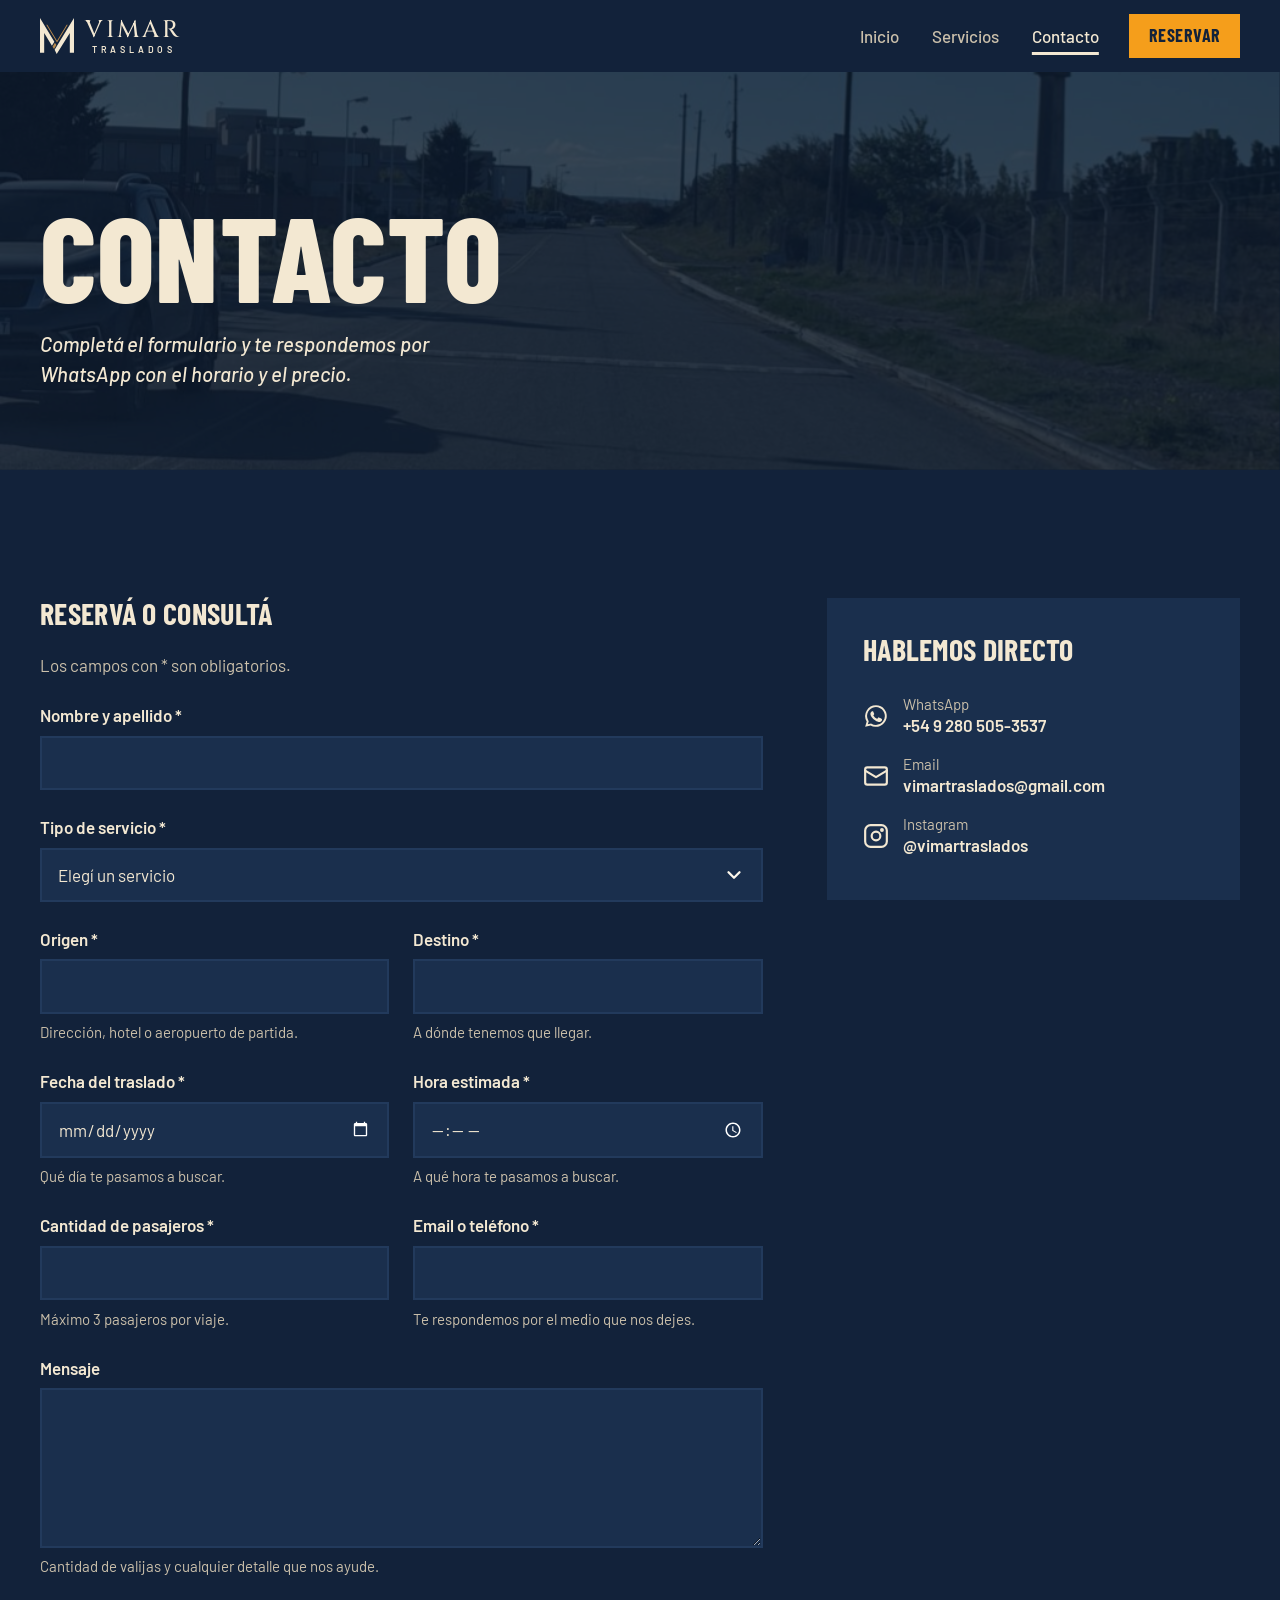
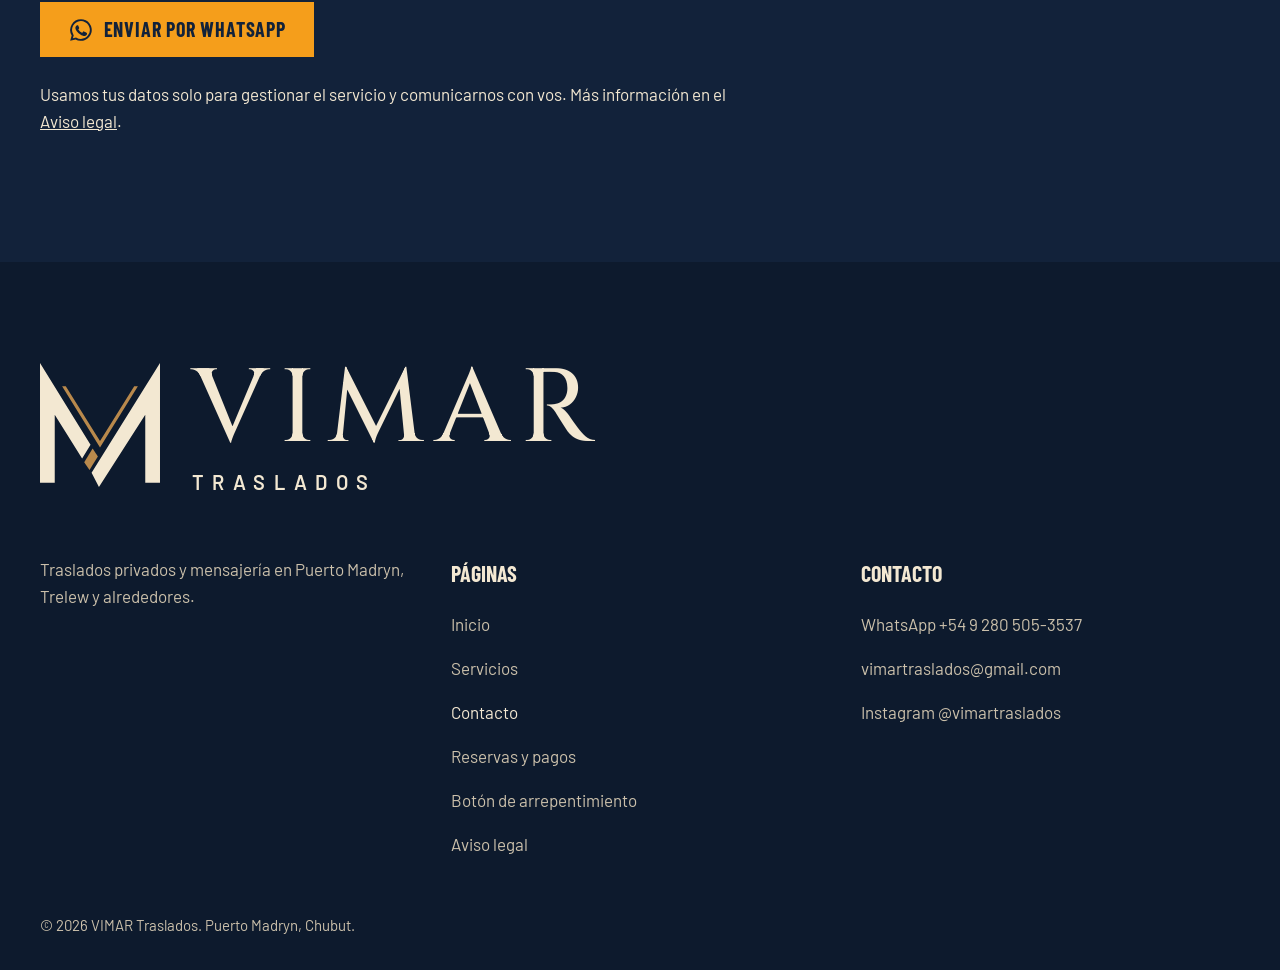
<file: contacto.html>
<!doctype html>
<html lang="es-AR" class="no-js">
<head>
  <meta charset="utf-8">
  <meta name="viewport" content="width=device-width, initial-scale=1">
  <title>Contacto | VIMAR Traslados</title>
  <meta name="description" content="Reservá tu traslado o pedí una cotización. Te respondemos por WhatsApp.">
  <meta name="theme-color" content="#12223a">
  <link rel="icon" href="img/favicon.svg" type="image/svg+xml">
  <link rel="preconnect" href="https://fonts.googleapis.com">
  <link rel="preconnect" href="https://fonts.gstatic.com" crossorigin>
  <link href="https://fonts.googleapis.com/css2?family=Barlow+Condensed:wght@600;700;800&family=Barlow:ital,wght@0,400;0,500;0,600;1,500&family=Cinzel:wght@500&display=swap" rel="stylesheet">
  <link rel="stylesheet" href="css/styles.css">
  <script>document.documentElement.classList.remove("no-js")</script>
  <script src="js/main.js" defer></script>
</head>
<body>
  <a class="skip-link" href="#main">Saltar al contenido</a>

  <!-- ===== Menú compartido (idéntico en todas las páginas) ===== -->
  <header class="site-header">
    <div class="wrap">
      <a class="brand" href="index.html" aria-label="VIMAR Traslados, inicio">
        <img src="img/logo-mark.svg" alt="" width="34" height="35">
        <span class="logo-text"><span class="logo-word">VIMAR</span><span class="logo-sub">Traslados</span></span>
      </a>
      <button class="nav-toggle" type="button" aria-expanded="false" aria-controls="site-nav" aria-label="Abrir menú">
        <svg class="icon-open" viewBox="0 0 24 24" fill="none" stroke="currentColor" stroke-width="2.2" stroke-linecap="round" aria-hidden="true"><path d="M4 7h16M4 12h16M4 17h16"/></svg>
        <svg class="icon-close" viewBox="0 0 24 24" fill="none" stroke="currentColor" stroke-width="2.2" stroke-linecap="round" aria-hidden="true"><path d="M6 6l12 12M18 6 6 18"/></svg>
      </button>
      <nav id="site-nav" class="site-nav" aria-label="Principal">
        <ul role="list">
          <li><a href="index.html">Inicio</a></li>
          <li><a href="servicios.html">Servicios</a></li>
          <li><a href="contacto.html" aria-current="page">Contacto</a></li>
          <li><a class="btn btn--reserve" href="contacto.html">Reservar</a></li>
        </ul>
      </nav>
    </div>
  </header>

  <main id="main">
    <section class="page-head">
      <div class="page-head__bg"><img src="img/ruta.jpg" alt="" width="1050" height="1400" class="img-focus-road"></div>
      <div class="wrap">
        <h1 class="display">Contacto</h1>
        <p class="lead">Completá el formulario y te respondemos por WhatsApp con el horario y el precio.</p>
      </div>
    </section>

    <section class="section">
      <div class="wrap contact">
        <form id="booking-form" class="form" novalidate aria-labelledby="form-title">
          <h2 class="h3" id="form-title">Reservá o consultá</h2>
          <p class="soft">Los campos con <span class="req" aria-hidden="true">*</span> son obligatorios.</p>

          <div class="field">
            <label for="nombre">Nombre y apellido <span class="req" aria-hidden="true">*</span></label>
            <input id="nombre" name="nombre" type="text" autocomplete="name" required aria-describedby="nombre-error">
            <p class="error" id="nombre-error" aria-live="polite"></p>
          </div>

          <div class="field">
            <label for="servicio">Tipo de servicio <span class="req" aria-hidden="true">*</span></label>
            <select id="servicio" name="servicio" required aria-describedby="servicio-error">
              <option value="">Elegí un servicio</option>
              <option value="aeropuerto-madryn">Aeropuerto de Puerto Madryn</option>
              <option value="aeropuerto-trelew">Aeropuerto de Trelew</option>
              <option value="mensajeria">Mensajería (presentación de documentación)</option>
              <option value="otros">Otro servicio (a cotizar)</option>
            </select>
            <p class="error" id="servicio-error" aria-live="polite"></p>
          </div>

          <div class="field field--flight" hidden>
            <label for="vuelo">Número de vuelo <span class="soft">(opcional)</span></label>
            <input id="vuelo" name="vuelo" type="text" autocomplete="off" autocapitalize="characters" spellcheck="false" aria-describedby="vuelo-hint vuelo-error">
            <p class="hint" id="vuelo-hint">Si lo tenés, figura en tu pasaje (por ejemplo, AR1858). Nos ayuda a seguir tu vuelo.</p>
            <p class="error" id="vuelo-error" aria-live="polite"></p>
          </div>

          <div class="field-row">
            <div class="field">
              <label for="origen">Origen <span class="req" aria-hidden="true">*</span></label>
              <input id="origen" name="origen" type="text" autocomplete="off" required aria-describedby="origen-hint origen-error">
              <p class="hint" id="origen-hint">Dirección, hotel o aeropuerto de partida.</p>
              <p class="error" id="origen-error" aria-live="polite"></p>
            </div>
            <div class="field">
              <label for="destino">Destino <span class="req" aria-hidden="true">*</span></label>
              <input id="destino" name="destino" type="text" autocomplete="off" required aria-describedby="destino-hint destino-error">
              <p class="hint" id="destino-hint">A dónde tenemos que llegar.</p>
              <p class="error" id="destino-error" aria-live="polite"></p>
            </div>
          </div>

          <div class="field-row">
            <div class="field">
              <label for="fecha">Fecha del traslado <span class="req" aria-hidden="true">*</span></label>
              <input id="fecha" name="fecha" type="date" required aria-describedby="fecha-hint fecha-error">
              <p class="hint" id="fecha-hint">Qué día te pasamos a buscar.</p>
              <p class="error" id="fecha-error" aria-live="polite"></p>
            </div>
            <div class="field">
              <label for="hora">Hora estimada <span class="req" aria-hidden="true">*</span></label>
              <input id="hora" name="hora" type="time" required aria-describedby="hora-hint hora-error">
              <p class="hint" id="hora-hint">A qué hora te pasamos a buscar.</p>
              <p class="error" id="hora-error" aria-live="polite"></p>
            </div>
          </div>

          <div class="field-row">
            <div class="field field--passengers">
              <label for="pasajeros">Cantidad de pasajeros <span class="req" aria-hidden="true">*</span></label>
              <input id="pasajeros" name="pasajeros" type="number" inputmode="numeric" min="1" max="3" step="1" required aria-describedby="pasajeros-hint pasajeros-error">
              <p class="hint" id="pasajeros-hint">Máximo 3 pasajeros por viaje.</p>
              <p class="error" id="pasajeros-error" aria-live="polite"></p>
            </div>
            <div class="field">
              <label for="contacto">Email o teléfono <span class="req" aria-hidden="true">*</span></label>
              <input id="contacto" name="contacto" type="text" autocomplete="email" required aria-describedby="contacto-hint contacto-error">
              <p class="hint" id="contacto-hint">Te respondemos por el medio que nos dejes.</p>
              <p class="error" id="contacto-error" aria-live="polite"></p>
            </div>
          </div>

          <div class="field">
            <label for="mensaje">Mensaje</label>
            <textarea id="mensaje" name="mensaje" rows="5" aria-describedby="mensaje-hint mensaje-error"></textarea>
            <p class="hint" id="mensaje-hint">Cantidad de valijas y cualquier detalle que nos ayude.</p>
            <p class="error" id="mensaje-error" aria-live="polite"></p>
          </div>

          <p class="form__pay-note" data-pay-note hidden></p>

          <div class="field field--terms" hidden>
            <label class="check" for="condiciones">
              <input id="condiciones" name="condiciones" type="checkbox" aria-describedby="condiciones-error">
              <span>Leí y acepto las <a href="condiciones.html" target="_blank" rel="noopener">condiciones de reserva, pago y cancelación</a>. <span class="req" aria-hidden="true">*</span></span>
            </label>
            <p class="error" id="condiciones-error" aria-live="polite"></p>
          </div>

          <div class="form__actions">
            <button class="btn btn--reserve" type="submit">
              <svg data-icon-pay hidden viewBox="0 0 24 24" fill="none" stroke="currentColor" stroke-width="2" stroke-linecap="round" stroke-linejoin="round" aria-hidden="true"><rect x="2" y="5" width="20" height="14" rx="2"/><path d="M2 10h20M6 15h4"/></svg>
              <svg data-icon-whatsapp viewBox="0 0 24 24" fill="currentColor" aria-hidden="true"><path d="M12 2a10 10 0 0 0-8.6 15.1L2 22l5-1.3A10 10 0 1 0 12 2zm0 18.2a8.2 8.2 0 0 1-4.2-1.1l-.3-.2-3 .8.8-2.9-.2-.3A8.2 8.2 0 1 1 12 20.2zm4.5-6.1c-.2-.1-1.5-.7-1.7-.8s-.4-.1-.6.1-.7.8-.8 1-.3.2-.5.1a6.7 6.7 0 0 1-3.3-2.9c-.3-.4.3-.4.7-1.3.1-.2 0-.3 0-.4l-.8-1.8c-.2-.5-.4-.4-.6-.4h-.5a1 1 0 0 0-.7.3 3 3 0 0 0-.9 2.2 5.2 5.2 0 0 0 1.1 2.7 11.8 11.8 0 0 0 4.5 4c1.7.7 2.3.8 3.2.6a2.7 2.7 0 0 0 1.8-1.3 2.2 2.2 0 0 0 .1-1.3c0-.1-.2-.2-.5-.3z"/></svg>
              <span data-submit-label>Enviar por WhatsApp</span>
            </button>
            <p class="form__status" role="status"></p>
          </div>
          <p class="hint form__privacy">Usamos tus datos solo para gestionar el servicio y comunicarnos con vos. Más información en el <a href="legal.html#privacidad">Aviso legal</a>.</p>
        </form>

        <!-- Teléfono y email reales. Instagram (@vimartraslados) todavía es de ejemplo: confirmar -->
        <div class="contact__side">
          <aside class="contact-card" aria-labelledby="direct-title">
            <h2 class="h3" id="direct-title">Hablemos directo</h2>
            <ul role="list">
              <li>
                <a href="https://wa.me/5492805053537">
                  <svg viewBox="0 0 24 24" fill="currentColor" aria-hidden="true"><path d="M12 2a10 10 0 0 0-8.6 15.1L2 22l5-1.3A10 10 0 1 0 12 2zm0 18.2a8.2 8.2 0 0 1-4.2-1.1l-.3-.2-3 .8.8-2.9-.2-.3A8.2 8.2 0 1 1 12 20.2zm4.5-6.1c-.2-.1-1.5-.7-1.7-.8s-.4-.1-.6.1-.7.8-.8 1-.3.2-.5.1a6.7 6.7 0 0 1-3.3-2.9c-.3-.4.3-.4.7-1.3.1-.2 0-.3 0-.4l-.8-1.8c-.2-.5-.4-.4-.6-.4h-.5a1 1 0 0 0-.7.3 3 3 0 0 0-.9 2.2 5.2 5.2 0 0 0 1.1 2.7 11.8 11.8 0 0 0 4.5 4c1.7.7 2.3.8 3.2.6a2.7 2.7 0 0 0 1.8-1.3 2.2 2.2 0 0 0 .1-1.3c0-.1-.2-.2-.5-.3z"/></svg>
                  <span><small>WhatsApp</small><strong>+54 9 280 505-3537</strong></span>
                </a>
              </li>
              <li>
                <a href="mailto:vimartraslados@gmail.com">
                  <svg viewBox="0 0 24 24" fill="none" stroke="currentColor" stroke-width="2" stroke-linecap="round" stroke-linejoin="round" aria-hidden="true"><rect x="2" y="4" width="20" height="16" rx="2"/><path d="m22 7-10 6L2 7"/></svg>
                  <span><small>Email</small><strong>vimartraslados@gmail.com</strong></span>
                </a>
              </li>
              <li>
                <a href="https://www.instagram.com/vimartraslados/">
                  <svg viewBox="0 0 24 24" fill="none" stroke="currentColor" stroke-width="2" stroke-linecap="round" stroke-linejoin="round" aria-hidden="true"><rect x="2" y="2" width="20" height="20" rx="5"/><circle cx="12" cy="12" r="4"/><circle cx="17.5" cy="6.5" r="0.8" fill="currentColor"/></svg>
                  <span><small>Instagram</small><strong>@vimartraslados</strong></span>
                </a>
              </li>
            </ul>
          </aside>
        </div>
      </div>
    </section>
  </main>

  <!-- ===== Footer compartido (idéntico en todas las páginas) ===== -->
  <footer class="site-footer">
    <div class="wrap">
      <p class="footer__logo">
        <img src="img/logo-mark.svg" alt="" width="120" height="124">
        <span class="logo-text"><span class="logo-word">VIMAR</span><span class="logo-sub">Traslados</span></span>
      </p>
      <div class="footer__grid">
        <p class="soft">Traslados privados y mensajería en Puerto Madryn, Trelew y alrededores.</p>
        <nav aria-label="Pie de página">
          <h2>Páginas</h2>
          <ul role="list">
            <li><a href="index.html">Inicio</a></li>
            <li><a href="servicios.html">Servicios</a></li>
            <li><a href="contacto.html" aria-current="page">Contacto</a></li>
            <li><a href="condiciones.html">Reservas y pagos</a></li>
            <li><a href="condiciones.html#arrepentimiento">Botón de arrepentimiento</a></li>
            <li><a href="legal.html">Aviso legal</a></li>
          </ul>
        </nav>
        <div>
          <h2>Contacto</h2>
          <!-- Teléfono y email reales. Instagram (@vimartraslados) todavía es de ejemplo: confirmar -->
          <ul role="list">
            <li><a href="https://wa.me/5492805053537">WhatsApp +54 9 280 505-3537</a></li>
            <li><a href="mailto:vimartraslados@gmail.com">vimartraslados@gmail.com</a></li>
            <li><a href="https://www.instagram.com/vimartraslados/">Instagram @vimartraslados</a></li>
          </ul>
        </div>
      </div>
      <p class="footer__legal">© 2026 VIMAR Traslados. Puerto Madryn, Chubut.</p>
    </div>
  </footer>
</body>
</html>
</file>
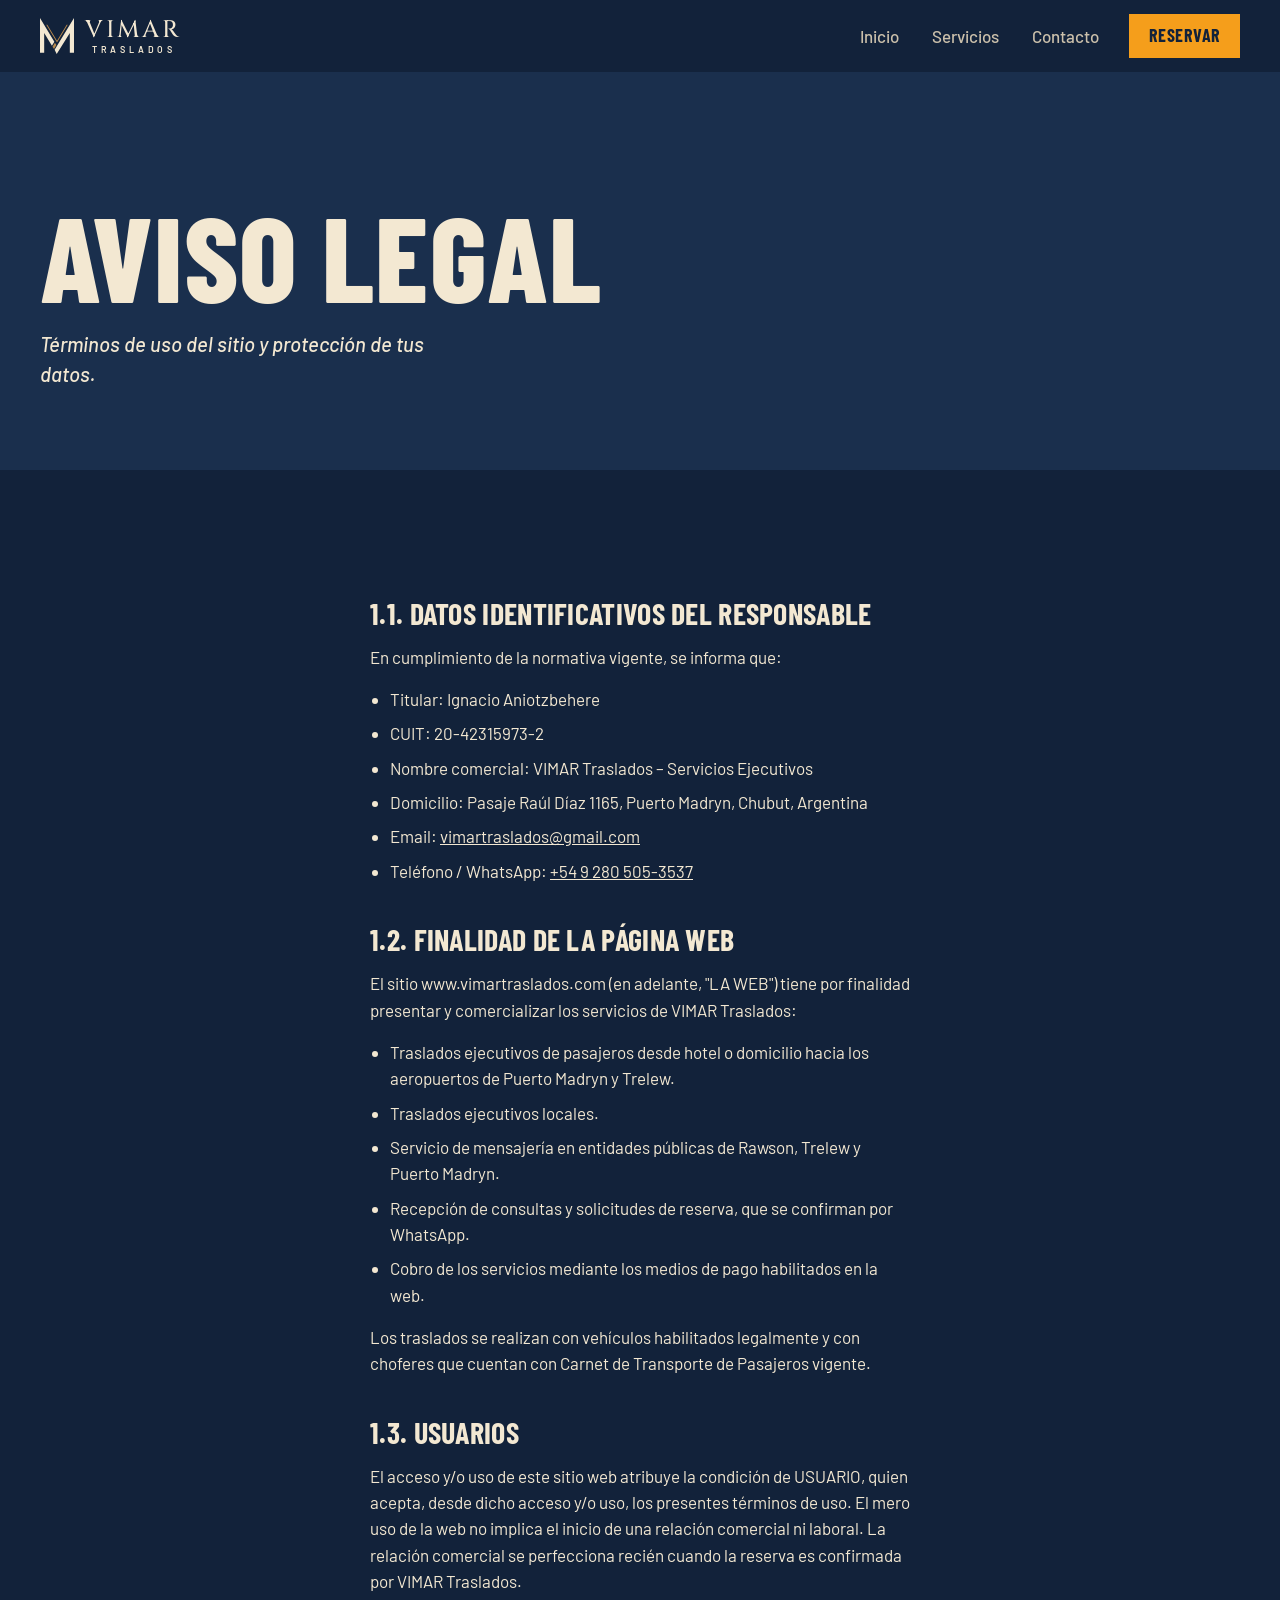
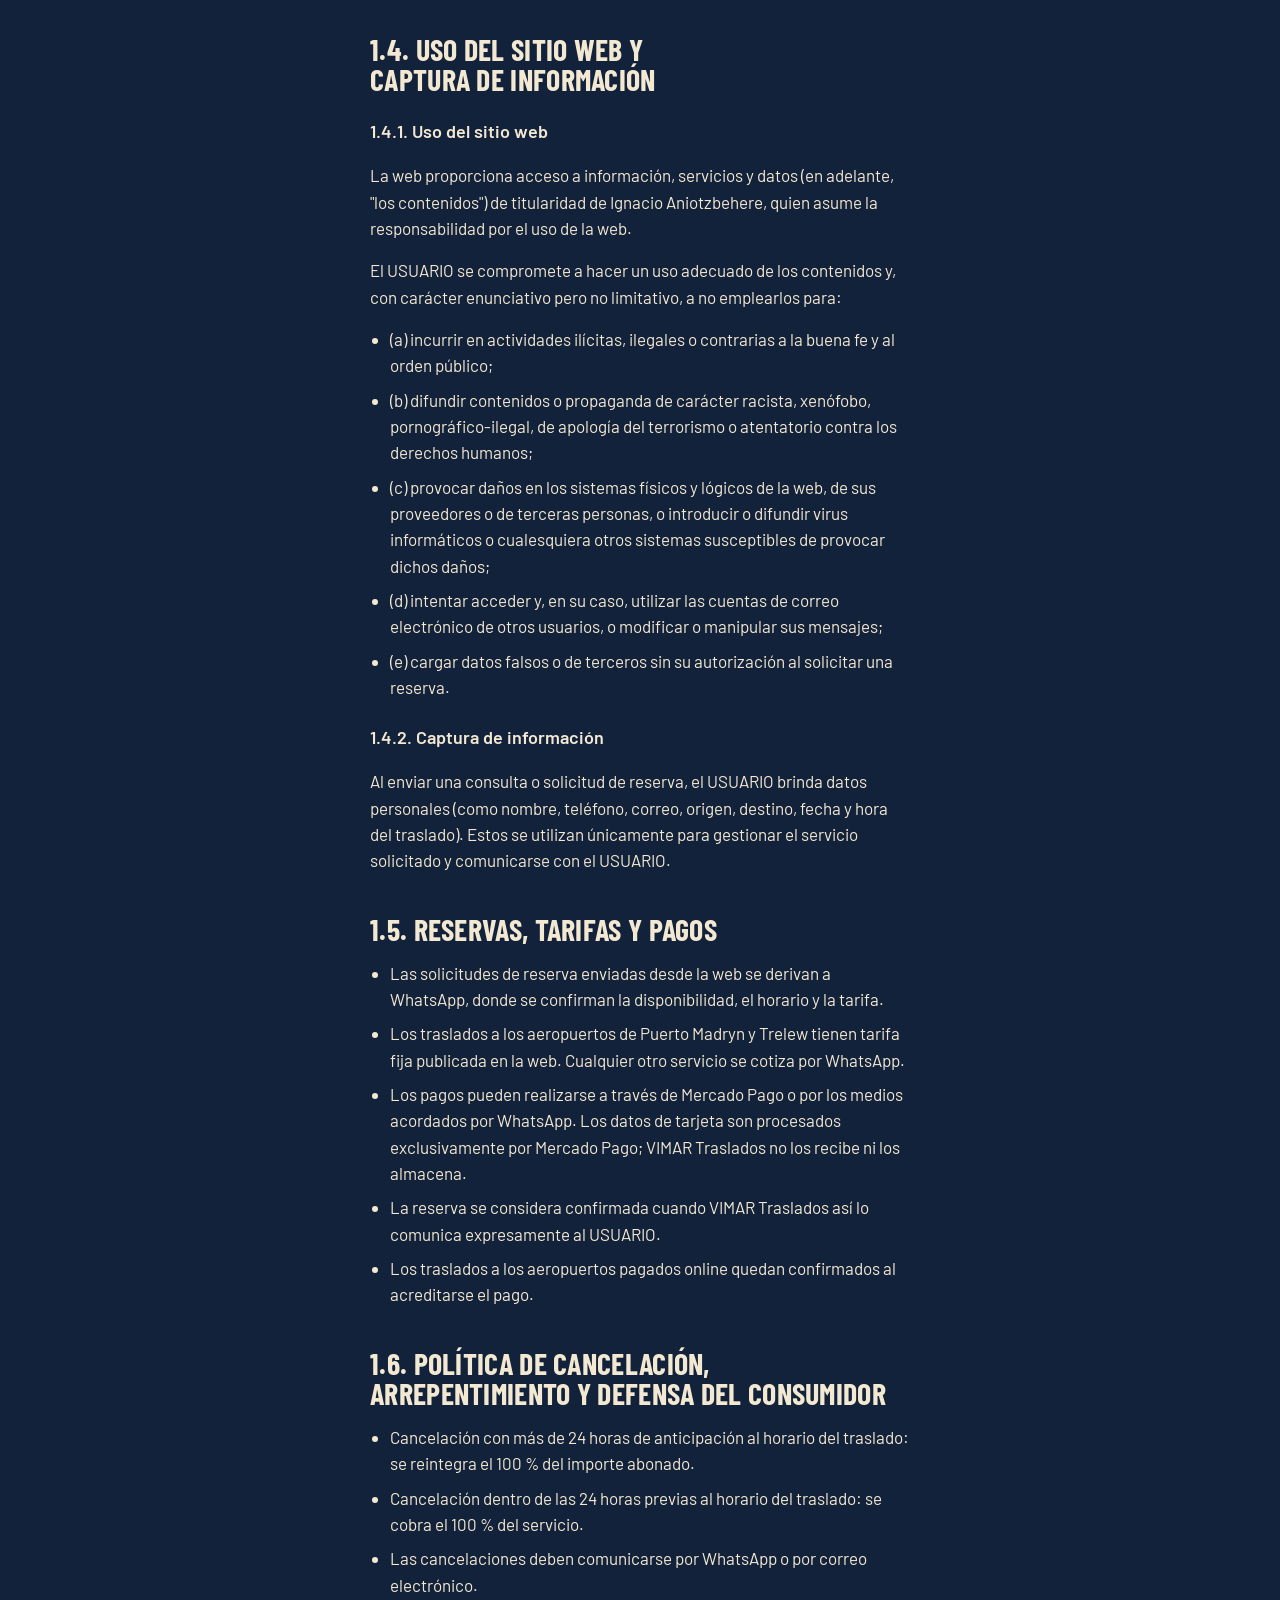
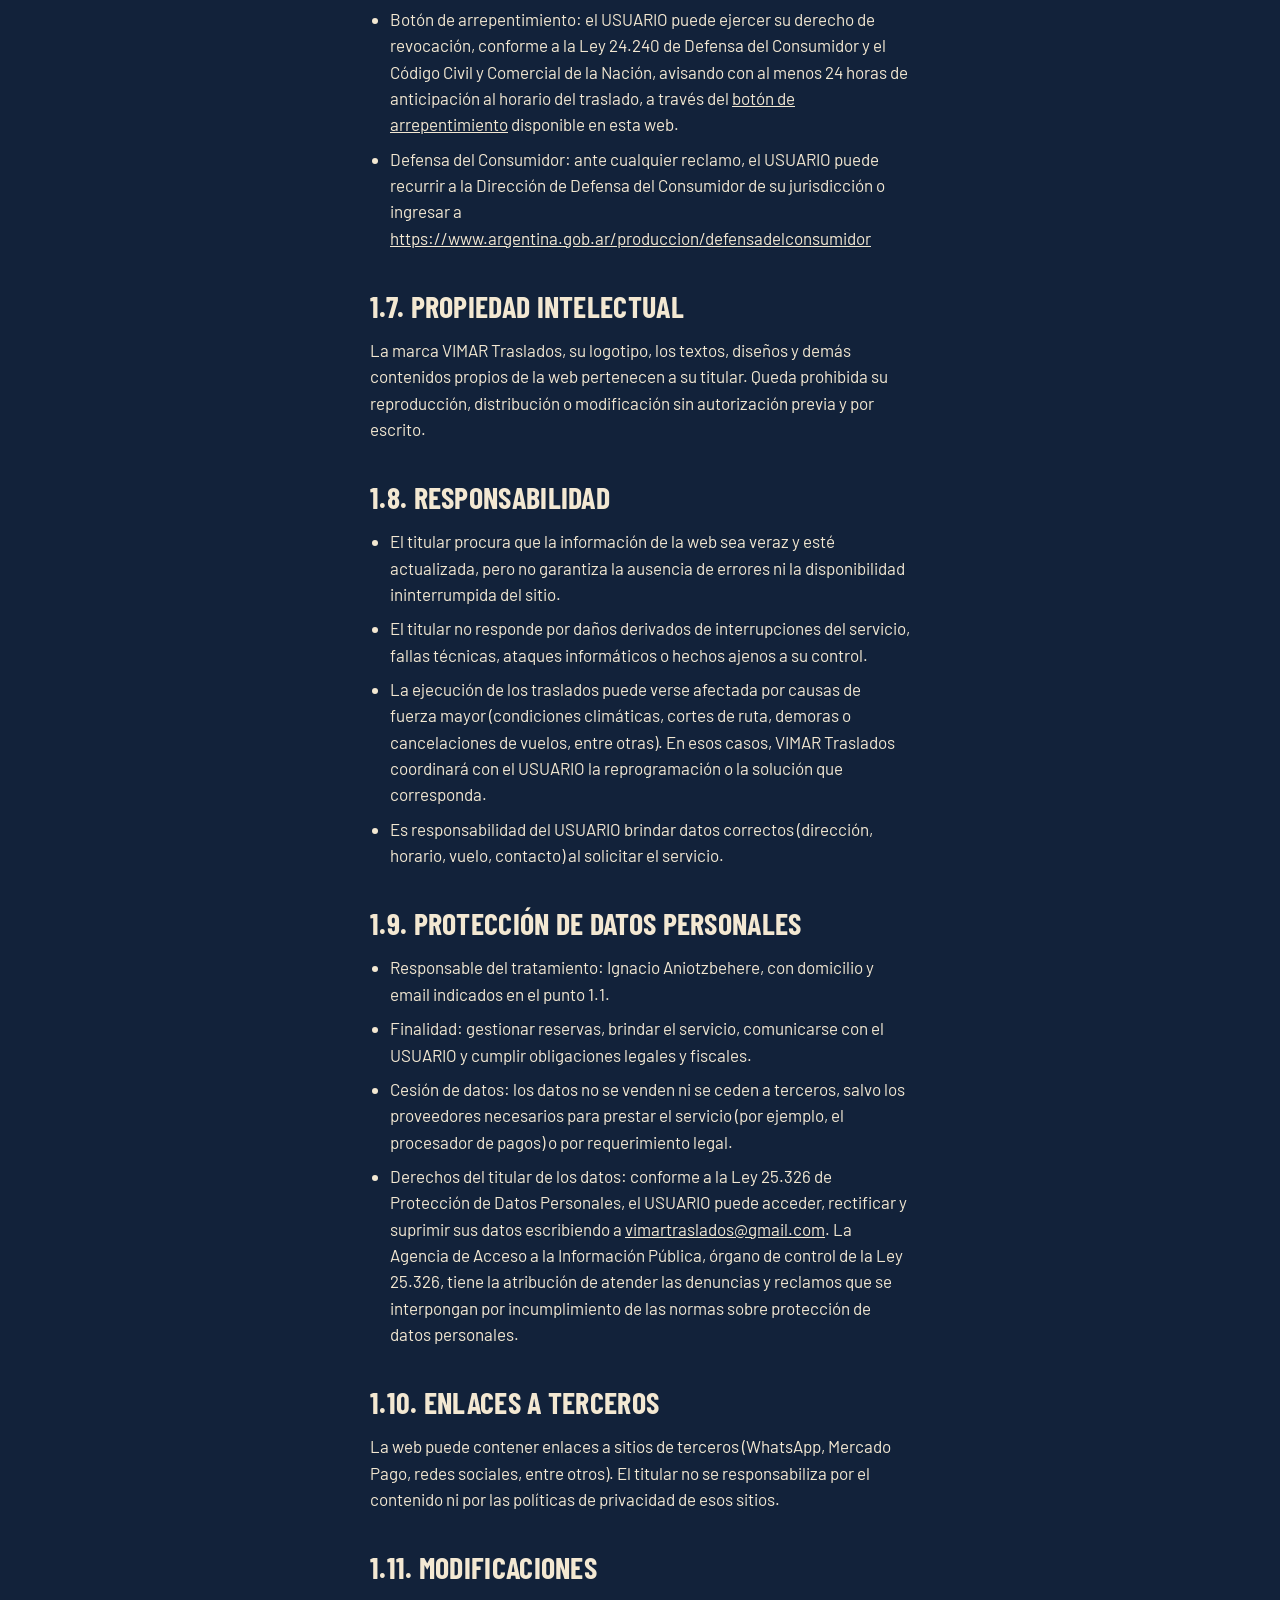
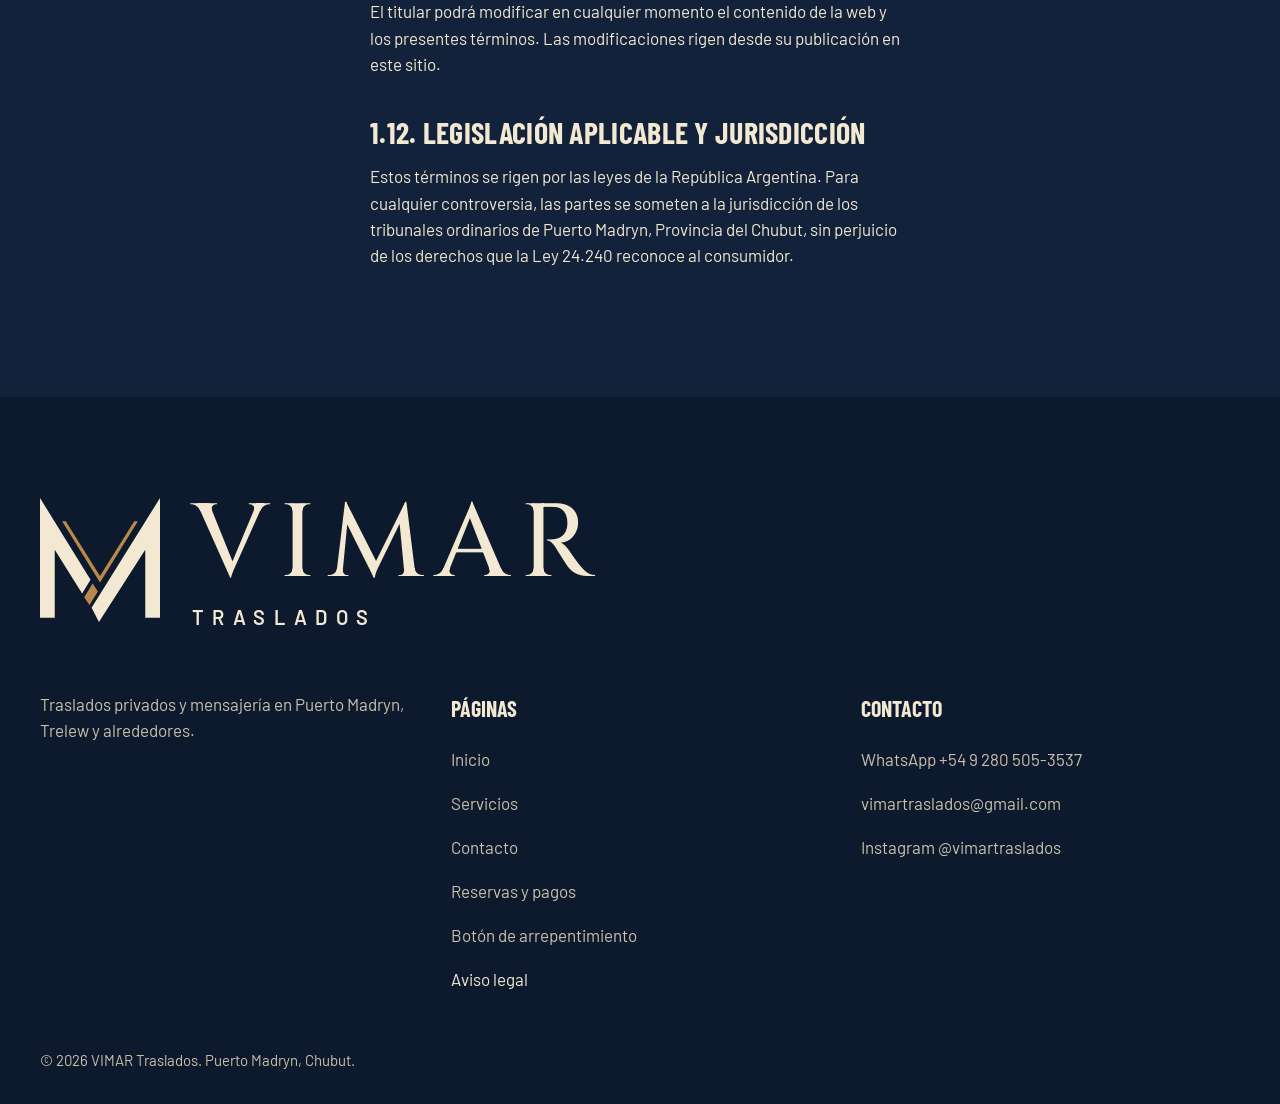
<file: legal.html>
<!doctype html>
<html lang="es-AR" class="no-js">
<head>
  <meta charset="utf-8">
  <meta name="viewport" content="width=device-width, initial-scale=1">
  <title>Aviso legal | VIMAR Traslados</title>
  <meta name="description" content="Aviso legal, términos de uso y protección de datos personales de VIMAR Traslados.">
  <meta name="theme-color" content="#12223a">
  <link rel="icon" href="img/favicon.svg" type="image/svg+xml">
  <link rel="preconnect" href="https://fonts.googleapis.com">
  <link rel="preconnect" href="https://fonts.gstatic.com" crossorigin>
  <link href="https://fonts.googleapis.com/css2?family=Barlow+Condensed:wght@600;700;800&family=Barlow:ital,wght@0,400;0,500;0,600;1,500&family=Cinzel:wght@500&display=swap" rel="stylesheet">
  <link rel="stylesheet" href="css/styles.css">
  <script>document.documentElement.classList.remove("no-js")</script>
  <script src="js/main.js" defer></script>
</head>
<body>
  <a class="skip-link" href="#main">Saltar al contenido</a>

  <!-- ===== Menú compartido (idéntico en todas las páginas) ===== -->
  <header class="site-header">
    <div class="wrap">
      <a class="brand" href="index.html" aria-label="VIMAR Traslados, inicio">
        <img src="img/logo-mark.svg" alt="" width="34" height="35">
        <span class="logo-text"><span class="logo-word">VIMAR</span><span class="logo-sub">Traslados</span></span>
      </a>
      <button class="nav-toggle" type="button" aria-expanded="false" aria-controls="site-nav" aria-label="Abrir menú">
        <svg class="icon-open" viewBox="0 0 24 24" fill="none" stroke="currentColor" stroke-width="2.2" stroke-linecap="round" aria-hidden="true"><path d="M4 7h16M4 12h16M4 17h16"/></svg>
        <svg class="icon-close" viewBox="0 0 24 24" fill="none" stroke="currentColor" stroke-width="2.2" stroke-linecap="round" aria-hidden="true"><path d="M6 6l12 12M18 6 6 18"/></svg>
      </button>
      <nav id="site-nav" class="site-nav" aria-label="Principal">
        <ul role="list">
          <li><a href="index.html">Inicio</a></li>
          <li><a href="servicios.html">Servicios</a></li>
          <li><a href="contacto.html">Contacto</a></li>
          <li><a class="btn btn--reserve" href="contacto.html">Reservar</a></li>
        </ul>
      </nav>
    </div>
  </header>

  <main id="main">
    <section class="page-head page-head--plain">
      <div class="wrap">
        <h1 class="display">Aviso legal</h1>
        <p class="lead">Términos de uso del sitio y protección de tus datos.</p>
      </div>
    </section>

    <section class="section">
      <div class="wrap policy prose">
        <h2 class="h3">1.1. Datos identificativos del responsable</h2>
        <p>En cumplimiento de la normativa vigente, se informa que:</p>
        <ul>
          <li>Titular: Ignacio Aniotzbehere</li>
          <li>CUIT: 20-42315973-2</li>
          <li>Nombre comercial: VIMAR Traslados – Servicios Ejecutivos</li>
          <li>Domicilio: Pasaje Raúl Díaz 1165, Puerto Madryn, Chubut, Argentina</li>
          <li>Email: <a href="mailto:vimartraslados@gmail.com">vimartraslados@gmail.com</a></li>
          <li>Teléfono / WhatsApp: <a href="https://wa.me/5492805053537">+54 9 280 505-3537</a></li>
        </ul>

        <h2 class="h3">1.2. Finalidad de la página web</h2>
        <p>El sitio www.vimartraslados.com (en adelante, "LA WEB") tiene por finalidad presentar y comercializar los servicios de VIMAR Traslados:</p>
        <ul>
          <li>Traslados ejecutivos de pasajeros desde hotel o domicilio hacia los aeropuertos de Puerto Madryn y Trelew.</li>
          <li>Traslados ejecutivos locales.</li>
          <li>Servicio de mensajería en entidades públicas de Rawson, Trelew y Puerto Madryn.</li>
          <li>Recepción de consultas y solicitudes de reserva, que se confirman por WhatsApp.</li>
          <li>Cobro de los servicios mediante los medios de pago habilitados en la web.</li>
        </ul>
        <p>Los traslados se realizan con vehículos habilitados legalmente y con choferes que cuentan con Carnet de Transporte de Pasajeros vigente.</p>

        <h2 class="h3">1.3. Usuarios</h2>
        <p>El acceso y/o uso de este sitio web atribuye la condición de USUARIO, quien acepta, desde dicho acceso y/o uso, los presentes términos de uso. El mero uso de la web no implica el inicio de una relación comercial ni laboral. La relación comercial se perfecciona recién cuando la reserva es confirmada por VIMAR Traslados.</p>

        <h2 class="h3">1.4. Uso del sitio web y captura de información</h2>
        <h3>1.4.1. Uso del sitio web</h3>
        <p>La web proporciona acceso a información, servicios y datos (en adelante, "los contenidos") de titularidad de Ignacio Aniotzbehere, quien asume la responsabilidad por el uso de la web.</p>
        <p>El USUARIO se compromete a hacer un uso adecuado de los contenidos y, con carácter enunciativo pero no limitativo, a no emplearlos para:</p>
        <ul>
          <li>(a) incurrir en actividades ilícitas, ilegales o contrarias a la buena fe y al orden público;</li>
          <li>(b) difundir contenidos o propaganda de carácter racista, xenófobo, pornográfico-ilegal, de apología del terrorismo o atentatorio contra los derechos humanos;</li>
          <li>(c) provocar daños en los sistemas físicos y lógicos de la web, de sus proveedores o de terceras personas, o introducir o difundir virus informáticos o cualesquiera otros sistemas susceptibles de provocar dichos daños;</li>
          <li>(d) intentar acceder y, en su caso, utilizar las cuentas de correo electrónico de otros usuarios, o modificar o manipular sus mensajes;</li>
          <li>(e) cargar datos falsos o de terceros sin su autorización al solicitar una reserva.</li>
        </ul>
        <h3>1.4.2. Captura de información</h3>
        <p>Al enviar una consulta o solicitud de reserva, el USUARIO brinda datos personales (como nombre, teléfono, correo, origen, destino, fecha y hora del traslado). Estos se utilizan únicamente para gestionar el servicio solicitado y comunicarse con el USUARIO.</p>

        <h2 class="h3">1.5. Reservas, tarifas y pagos</h2>
        <ul>
          <li>Las solicitudes de reserva enviadas desde la web se derivan a WhatsApp, donde se confirman la disponibilidad, el horario y la tarifa.</li>
          <li>Los traslados a los aeropuertos de Puerto Madryn y Trelew tienen tarifa fija publicada en la web. Cualquier otro servicio se cotiza por WhatsApp.</li>
          <li>Los pagos pueden realizarse a través de Mercado Pago o por los medios acordados por WhatsApp. Los datos de tarjeta son procesados exclusivamente por Mercado Pago; VIMAR Traslados no los recibe ni los almacena.</li>
          <li>La reserva se considera confirmada cuando VIMAR Traslados así lo comunica expresamente al USUARIO.</li>
          <li>Los traslados a los aeropuertos pagados online quedan confirmados al acreditarse el pago.</li>
        </ul>

        <h2 class="h3">1.6. Política de cancelación, arrepentimiento y defensa del consumidor</h2>
        <ul>
          <li>Cancelación con más de 24 horas de anticipación al horario del traslado: se reintegra el 100 % del importe abonado.</li>
          <li>Cancelación dentro de las 24 horas previas al horario del traslado: se cobra el 100 % del servicio.</li>
          <li>Las cancelaciones deben comunicarse por WhatsApp o por correo electrónico.</li>
          <li>Botón de arrepentimiento: el USUARIO puede ejercer su derecho de revocación, conforme a la Ley 24.240 de Defensa del Consumidor y el Código Civil y Comercial de la Nación, avisando con al menos 24 horas de anticipación al horario del traslado, a través del <a href="condiciones.html#arrepentimiento">botón de arrepentimiento</a> disponible en esta web.</li>
          <li>Defensa del Consumidor: ante cualquier reclamo, el USUARIO puede recurrir a la Dirección de Defensa del Consumidor de su jurisdicción o ingresar a <a href="https://www.argentina.gob.ar/produccion/defensadelconsumidor" rel="noopener">https://www.argentina.gob.ar/produccion/defensadelconsumidor</a></li>
        </ul>

        <h2 class="h3">1.7. Propiedad intelectual</h2>
        <p>La marca VIMAR Traslados, su logotipo, los textos, diseños y demás contenidos propios de la web pertenecen a su titular. Queda prohibida su reproducción, distribución o modificación sin autorización previa y por escrito.</p>

        <h2 class="h3">1.8. Responsabilidad</h2>
        <ul>
          <li>El titular procura que la información de la web sea veraz y esté actualizada, pero no garantiza la ausencia de errores ni la disponibilidad ininterrumpida del sitio.</li>
          <li>El titular no responde por daños derivados de interrupciones del servicio, fallas técnicas, ataques informáticos o hechos ajenos a su control.</li>
          <li>La ejecución de los traslados puede verse afectada por causas de fuerza mayor (condiciones climáticas, cortes de ruta, demoras o cancelaciones de vuelos, entre otras). En esos casos, VIMAR Traslados coordinará con el USUARIO la reprogramación o la solución que corresponda.</li>
          <li>Es responsabilidad del USUARIO brindar datos correctos (dirección, horario, vuelo, contacto) al solicitar el servicio.</li>
        </ul>

        <h2 class="h3" id="privacidad">1.9. Protección de datos personales</h2>
        <ul>
          <li>Responsable del tratamiento: Ignacio Aniotzbehere, con domicilio y email indicados en el punto 1.1.</li>
          <li>Finalidad: gestionar reservas, brindar el servicio, comunicarse con el USUARIO y cumplir obligaciones legales y fiscales.</li>
          <li>Cesión de datos: los datos no se venden ni se ceden a terceros, salvo los proveedores necesarios para prestar el servicio (por ejemplo, el procesador de pagos) o por requerimiento legal.</li>
          <li>Derechos del titular de los datos: conforme a la Ley 25.326 de Protección de Datos Personales, el USUARIO puede acceder, rectificar y suprimir sus datos escribiendo a <a href="mailto:vimartraslados@gmail.com">vimartraslados@gmail.com</a>. La Agencia de Acceso a la Información Pública, órgano de control de la Ley 25.326, tiene la atribución de atender las denuncias y reclamos que se interpongan por incumplimiento de las normas sobre protección de datos personales.</li>        </ul>

        <h2 class="h3">1.10. Enlaces a terceros</h2>
        <p>La web puede contener enlaces a sitios de terceros (WhatsApp, Mercado Pago, redes sociales, entre otros). El titular no se responsabiliza por el contenido ni por las políticas de privacidad de esos sitios.</p>

        <h2 class="h3">1.11. Modificaciones</h2>
        <p>El titular podrá modificar en cualquier momento el contenido de la web y los presentes términos. Las modificaciones rigen desde su publicación en este sitio.</p>

        <h2 class="h3">1.12. Legislación aplicable y jurisdicción</h2>
        <p>Estos términos se rigen por las leyes de la República Argentina. Para cualquier controversia, las partes se someten a la jurisdicción de los tribunales ordinarios de Puerto Madryn, Provincia del Chubut, sin perjuicio de los derechos que la Ley 24.240 reconoce al consumidor.</p>
      </div>
    </section>
  </main>

  <!-- ===== Footer compartido (idéntico en todas las páginas) ===== -->
  <footer class="site-footer">
    <div class="wrap">
      <p class="footer__logo">
        <img src="img/logo-mark.svg" alt="" width="120" height="124">
        <span class="logo-text"><span class="logo-word">VIMAR</span><span class="logo-sub">Traslados</span></span>
      </p>
      <div class="footer__grid">
        <p class="soft">Traslados privados y mensajería en Puerto Madryn, Trelew y alrededores.</p>
        <nav aria-label="Pie de página">
          <h2>Páginas</h2>
          <ul role="list">
            <li><a href="index.html">Inicio</a></li>
            <li><a href="servicios.html">Servicios</a></li>
            <li><a href="contacto.html">Contacto</a></li>
            <li><a href="condiciones.html">Reservas y pagos</a></li>
            <li><a href="condiciones.html#arrepentimiento">Botón de arrepentimiento</a></li>
            <li><a href="legal.html" aria-current="page">Aviso legal</a></li>
          </ul>
        </nav>
        <div>
          <h2>Contacto</h2>
          <!-- Teléfono y email reales. Instagram (@vimartraslados) todavía es de ejemplo: confirmar -->
          <ul role="list">
            <li><a href="https://wa.me/5492805053537">WhatsApp +54 9 280 505-3537</a></li>
            <li><a href="mailto:vimartraslados@gmail.com">vimartraslados@gmail.com</a></li>
            <li><a href="https://www.instagram.com/vimartraslados/">Instagram @vimartraslados</a></li>
          </ul>
        </div>
      </div>
      <p class="footer__legal">© 2026 VIMAR Traslados. Puerto Madryn, Chubut.</p>
    </div>
  </footer>
</body>
</html>
</file>
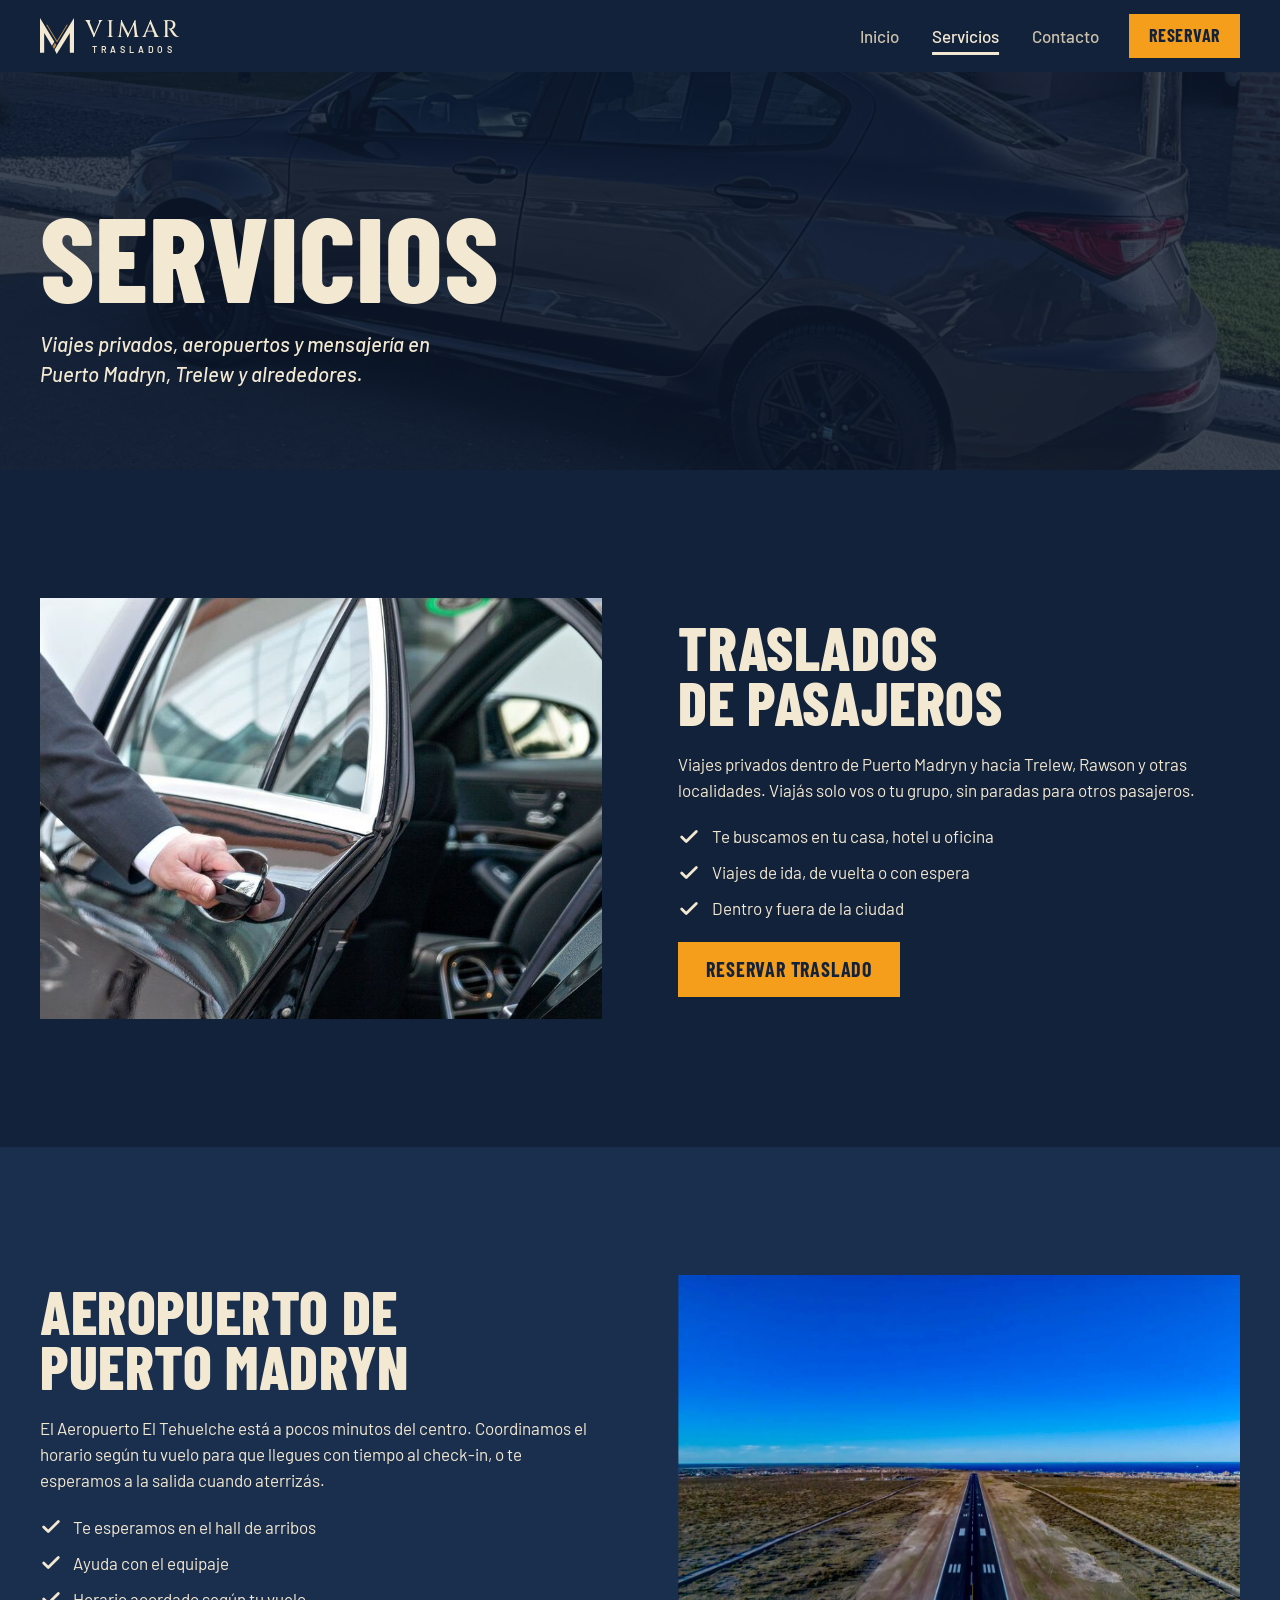
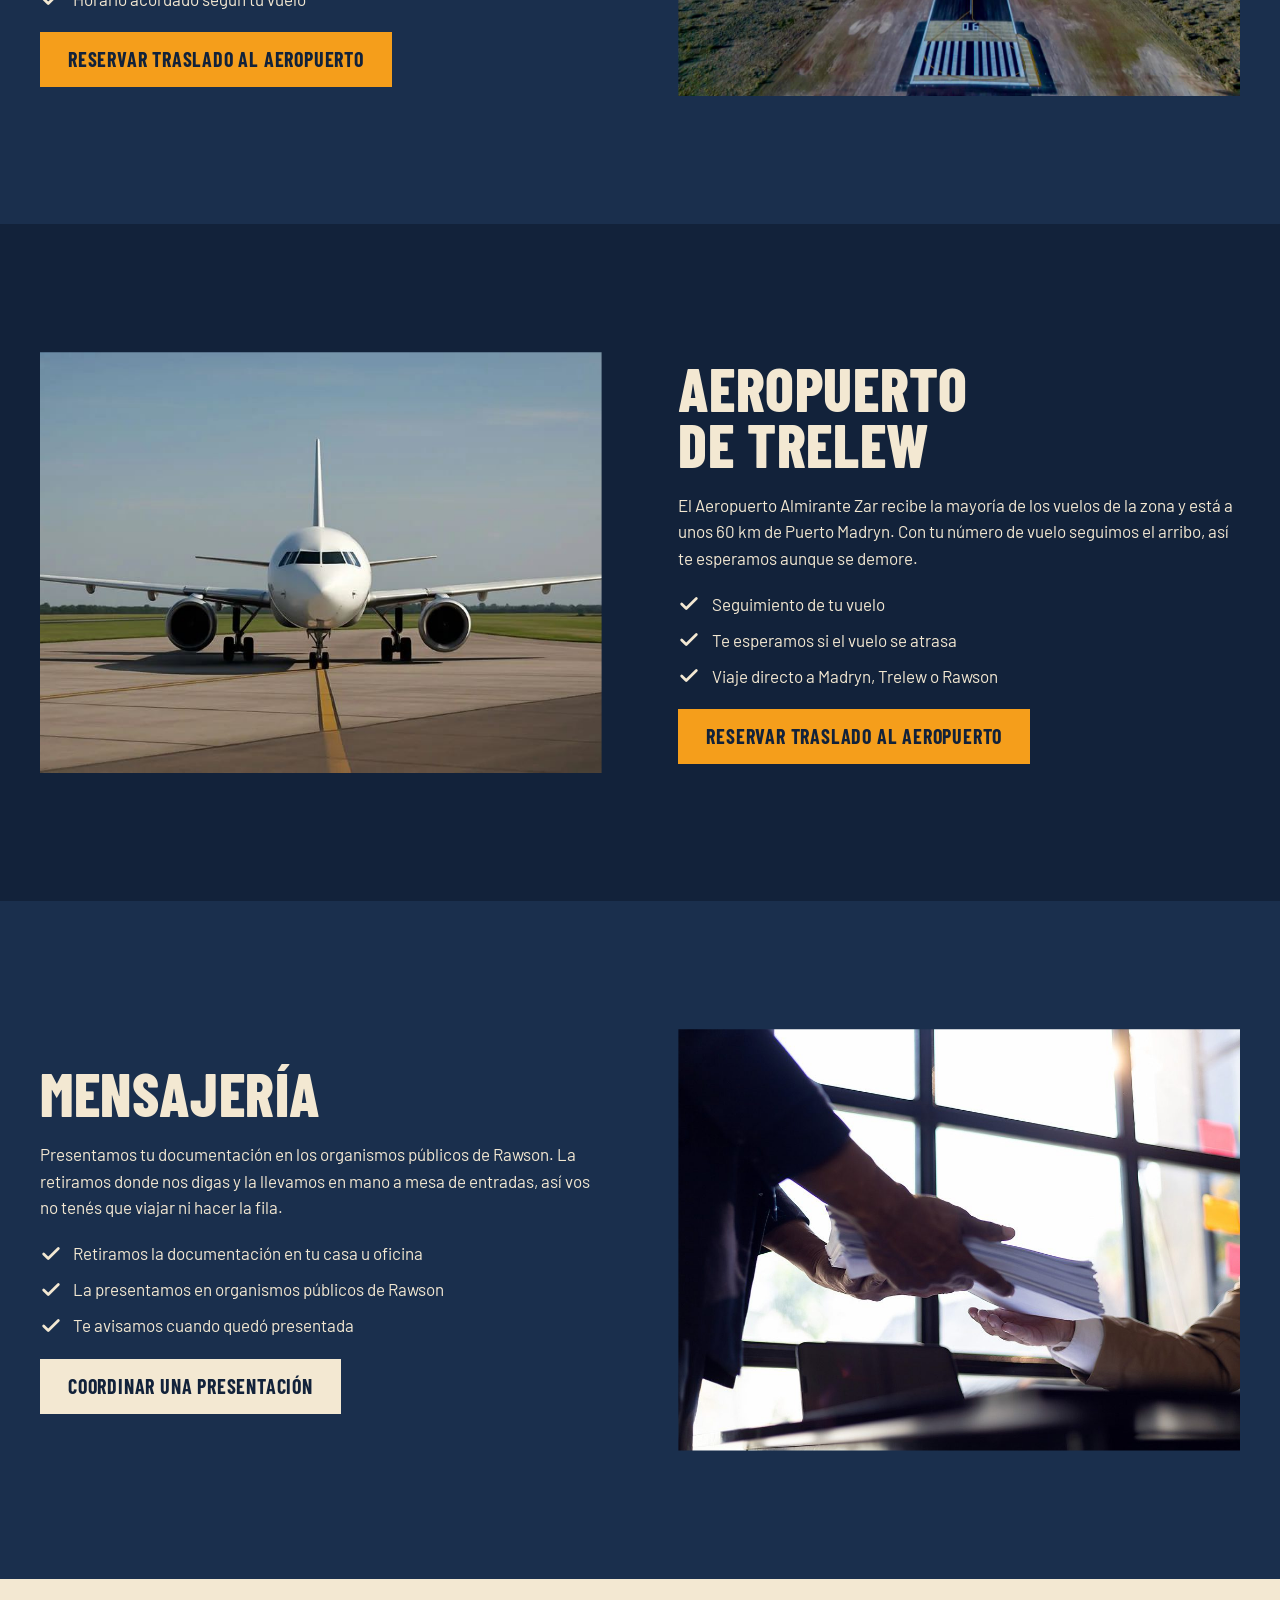
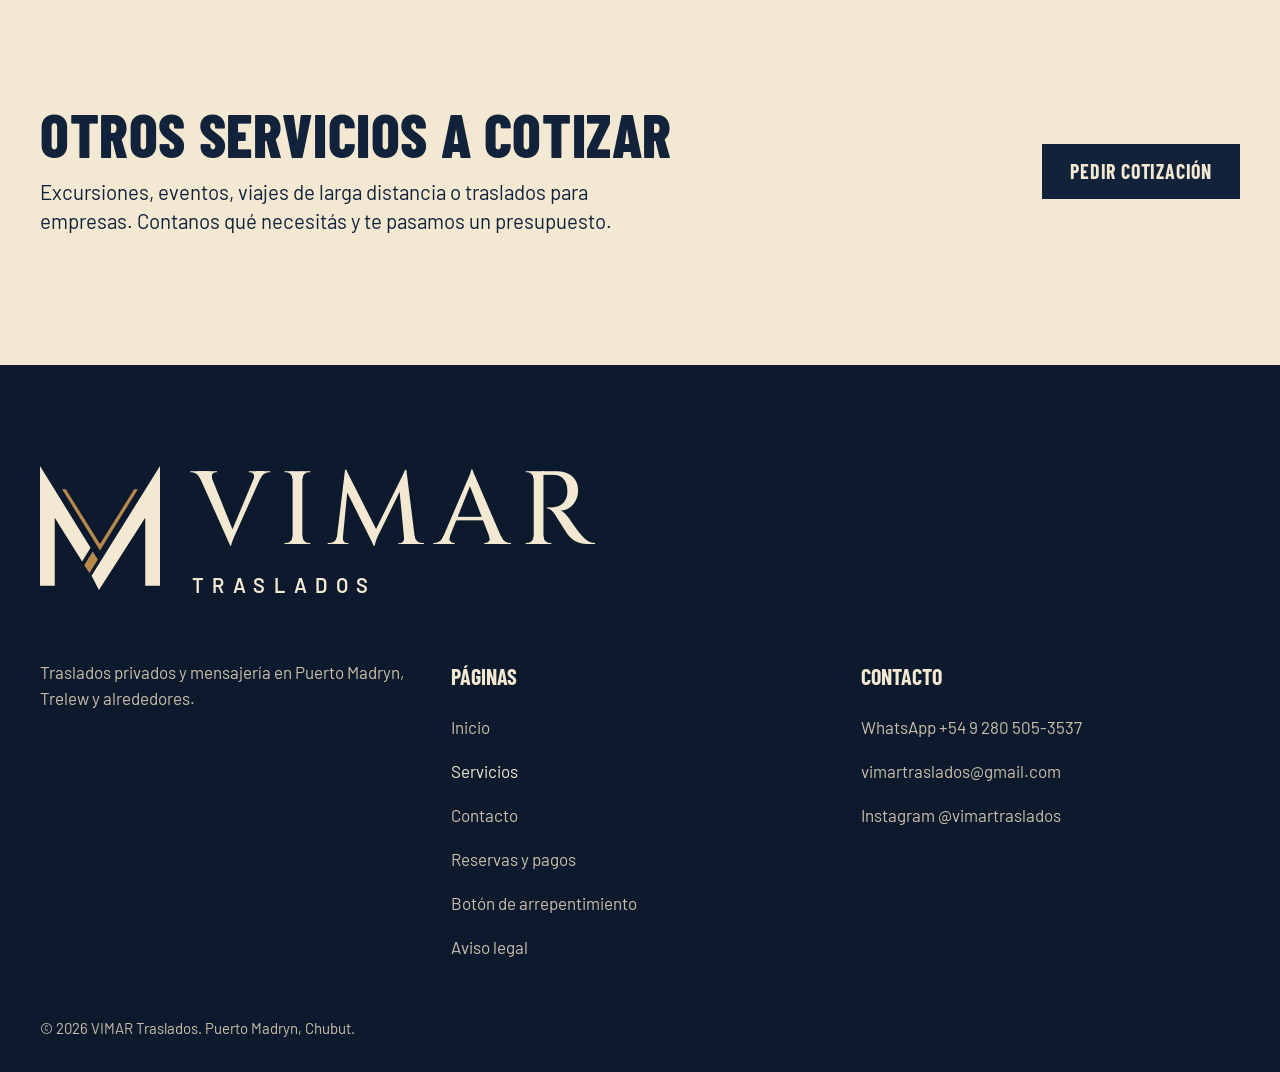
<file: servicios.html>
<!doctype html>
<html lang="es-AR" class="no-js">
<head>
  <meta charset="utf-8">
  <meta name="viewport" content="width=device-width, initial-scale=1">
  <title>Servicios | VIMAR Traslados</title>
  <meta name="description" content="Traslados de pasajeros, viajes a los aeropuertos de Puerto Madryn y Trelew, presentación de documentación en Rawson y otros servicios a cotizar.">
  <meta name="theme-color" content="#12223a">
  <link rel="icon" href="img/favicon.svg" type="image/svg+xml">
  <link rel="preconnect" href="https://fonts.googleapis.com">
  <link rel="preconnect" href="https://fonts.gstatic.com" crossorigin>
  <link href="https://fonts.googleapis.com/css2?family=Barlow+Condensed:wght@600;700;800&family=Barlow:ital,wght@0,400;0,500;0,600;1,500&family=Cinzel:wght@500&display=swap" rel="stylesheet">
  <link rel="stylesheet" href="css/styles.css">
  <script>document.documentElement.classList.remove("no-js")</script>
  <script src="js/main.js" defer></script>
</head>
<body>
  <a class="skip-link" href="#main">Saltar al contenido</a>

  <!-- ===== Menú compartido (idéntico en todas las páginas) ===== -->
  <header class="site-header">
    <div class="wrap">
      <a class="brand" href="index.html" aria-label="VIMAR Traslados, inicio">
        <img src="img/logo-mark.svg" alt="" width="34" height="35">
        <span class="logo-text"><span class="logo-word">VIMAR</span><span class="logo-sub">Traslados</span></span>
      </a>
      <button class="nav-toggle" type="button" aria-expanded="false" aria-controls="site-nav" aria-label="Abrir menú">
        <svg class="icon-open" viewBox="0 0 24 24" fill="none" stroke="currentColor" stroke-width="2.2" stroke-linecap="round" aria-hidden="true"><path d="M4 7h16M4 12h16M4 17h16"/></svg>
        <svg class="icon-close" viewBox="0 0 24 24" fill="none" stroke="currentColor" stroke-width="2.2" stroke-linecap="round" aria-hidden="true"><path d="M6 6l12 12M18 6 6 18"/></svg>
      </button>
      <nav id="site-nav" class="site-nav" aria-label="Principal">
        <ul role="list">
          <li><a href="index.html">Inicio</a></li>
          <li><a href="servicios.html" aria-current="page">Servicios</a></li>
          <li><a href="contacto.html">Contacto</a></li>
          <li><a class="btn btn--reserve" href="contacto.html">Reservar</a></li>
        </ul>
      </nav>
    </div>
  </header>

  <main id="main">
    <section class="page-head">
      <div class="page-head__bg"><img src="img/auto.jpg" alt="" width="1800" height="780"></div>
      <div class="wrap">
        <h1 class="display">Servicios</h1>
        <p class="lead">Viajes privados, aeropuertos y mensajería en Puerto Madryn, Trelew y alrededores.</p>
      </div>
    </section>

    <!-- Traslados de pasajeros -->
    <section class="section" id="traslados" aria-labelledby="traslados-title">
      <div class="wrap service">
        <div class="service__media">
          <img src="img/puerta-auto.jpg" alt="Chofer abriendo la puerta trasera del auto a un pasajero" width="800" height="800" loading="lazy">
        </div>
        <div class="service__body">
          <h2 class="h2" id="traslados-title">Traslados de pasajeros</h2>
          <p class="prose">Viajes privados dentro de Puerto Madryn y hacia Trelew, Rawson y otras localidades. Viajás solo vos o tu grupo, sin paradas para otros pasajeros.</p>
          <ul class="checklist" role="list">
            <li><svg viewBox="0 0 24 24" fill="none" stroke="currentColor" stroke-width="3" stroke-linecap="round" stroke-linejoin="round" aria-hidden="true"><path d="M20 6 9 17l-5-5"/></svg>Te buscamos en tu casa, hotel u oficina</li>
            <li><svg viewBox="0 0 24 24" fill="none" stroke="currentColor" stroke-width="3" stroke-linecap="round" stroke-linejoin="round" aria-hidden="true"><path d="M20 6 9 17l-5-5"/></svg>Viajes de ida, de vuelta o con espera</li>
            <li><svg viewBox="0 0 24 24" fill="none" stroke="currentColor" stroke-width="3" stroke-linecap="round" stroke-linejoin="round" aria-hidden="true"><path d="M20 6 9 17l-5-5"/></svg>Dentro y fuera de la ciudad</li>
          </ul>
          <a class="btn btn--reserve" href="contacto.html">Reservar traslado</a>
        </div>
      </div>
    </section>

    <!-- Aeropuerto de Puerto Madryn -->
    <section class="section section--surface" id="aeropuerto-madryn" aria-labelledby="madryn-title">
      <div class="wrap service service--flip">
        <div class="service__media">
          <img src="img/aeropuerto-madryn.jpg" alt="Vista aérea de la pista del aeropuerto de Puerto Madryn con el mar de fondo" width="1280" height="960" loading="lazy">
        </div>
        <div class="service__body">
          <h2 class="h2" id="madryn-title">Aeropuerto de Puerto Madryn</h2>
          <p class="prose">El Aeropuerto El Tehuelche está a pocos minutos del centro. Coordinamos el horario según tu vuelo para que llegues con tiempo al check-in, o te esperamos a la salida cuando aterrizás.</p>
          <ul class="checklist" role="list">
            <li><svg viewBox="0 0 24 24" fill="none" stroke="currentColor" stroke-width="3" stroke-linecap="round" stroke-linejoin="round" aria-hidden="true"><path d="M20 6 9 17l-5-5"/></svg>Te esperamos en el hall de arribos</li>
            <li><svg viewBox="0 0 24 24" fill="none" stroke="currentColor" stroke-width="3" stroke-linecap="round" stroke-linejoin="round" aria-hidden="true"><path d="M20 6 9 17l-5-5"/></svg>Ayuda con el equipaje</li>
            <li><svg viewBox="0 0 24 24" fill="none" stroke="currentColor" stroke-width="3" stroke-linecap="round" stroke-linejoin="round" aria-hidden="true"><path d="M20 6 9 17l-5-5"/></svg>Horario acordado según tu vuelo</li>
          </ul>
          <a class="btn btn--reserve" href="contacto.html?servicio=aeropuerto-madryn">Reservar traslado al aeropuerto</a>
        </div>
      </div>
    </section>

    <!-- Aeropuerto de Trelew -->
    <section class="section" id="aeropuerto-trelew" aria-labelledby="trelew-title">
      <div class="wrap service">
        <div class="service__media">
          <img src="img/avion.jpg" alt="Avión de pasajeros en la pista" width="900" height="600" loading="lazy">
        </div>
        <div class="service__body">
          <h2 class="h2" id="trelew-title">Aeropuerto de Trelew</h2>
          <p class="prose">El Aeropuerto Almirante Zar recibe la mayoría de los vuelos de la zona y está a unos 60 km de Puerto Madryn. Con tu número de vuelo seguimos el arribo, así te esperamos aunque se demore.</p>
          <ul class="checklist" role="list">
            <li><svg viewBox="0 0 24 24" fill="none" stroke="currentColor" stroke-width="3" stroke-linecap="round" stroke-linejoin="round" aria-hidden="true"><path d="M20 6 9 17l-5-5"/></svg>Seguimiento de tu vuelo</li>
            <li><svg viewBox="0 0 24 24" fill="none" stroke="currentColor" stroke-width="3" stroke-linecap="round" stroke-linejoin="round" aria-hidden="true"><path d="M20 6 9 17l-5-5"/></svg>Te esperamos si el vuelo se atrasa</li>
            <li><svg viewBox="0 0 24 24" fill="none" stroke="currentColor" stroke-width="3" stroke-linecap="round" stroke-linejoin="round" aria-hidden="true"><path d="M20 6 9 17l-5-5"/></svg>Viaje directo a Madryn, Trelew o Rawson</li>
          </ul>
          <a class="btn btn--reserve" href="contacto.html?servicio=aeropuerto-trelew">Reservar traslado al aeropuerto</a>
        </div>
      </div>
    </section>

    <!-- Mensajería -->
    <section class="section section--surface" id="mensajeria" aria-labelledby="mensajeria-title">
      <div class="wrap service service--flip">
        <div class="service__media">
          <img src="img/mensajeria.jpg" alt="Entrega en mano de una pila de documentos" width="1200" height="800" loading="lazy">
        </div>
        <div class="service__body">
          <h2 class="h2" id="mensajeria-title">Mensajería</h2>
          <p class="prose">Presentamos tu documentación en los organismos públicos de Rawson. La retiramos donde nos digas y la llevamos en mano a mesa de entradas, así vos no tenés que viajar ni hacer la fila.</p>
          <ul class="checklist" role="list">
            <li><svg viewBox="0 0 24 24" fill="none" stroke="currentColor" stroke-width="3" stroke-linecap="round" stroke-linejoin="round" aria-hidden="true"><path d="M20 6 9 17l-5-5"/></svg>Retiramos la documentación en tu casa u oficina</li>
            <li><svg viewBox="0 0 24 24" fill="none" stroke="currentColor" stroke-width="3" stroke-linecap="round" stroke-linejoin="round" aria-hidden="true"><path d="M20 6 9 17l-5-5"/></svg>La presentamos en organismos públicos de Rawson</li>
            <li><svg viewBox="0 0 24 24" fill="none" stroke="currentColor" stroke-width="3" stroke-linecap="round" stroke-linejoin="round" aria-hidden="true"><path d="M20 6 9 17l-5-5"/></svg>Te avisamos cuando quedó presentada</li>
          </ul>
          <a class="btn" href="contacto.html?servicio=mensajeria">Coordinar una presentación</a>
        </div>
      </div>
    </section>

    <!-- Otros a cotizar -->
    <section class="section quote-band" id="otros" aria-labelledby="otros-title">
      <div class="wrap">
        <div>
          <h2 class="h2" id="otros-title">Otros servicios a cotizar</h2>
          <p>Excursiones, eventos, viajes de larga distancia o traslados para empresas. Contanos qué necesitás y te pasamos un presupuesto.</p>
        </div>
        <a class="btn" href="contacto.html?servicio=otros">Pedir cotización</a>
      </div>
    </section>
  </main>

  <!-- ===== Footer compartido (idéntico en todas las páginas) ===== -->
  <footer class="site-footer">
    <div class="wrap">
      <p class="footer__logo">
        <img src="img/logo-mark.svg" alt="" width="120" height="124">
        <span class="logo-text"><span class="logo-word">VIMAR</span><span class="logo-sub">Traslados</span></span>
      </p>
      <div class="footer__grid">
        <p class="soft">Traslados privados y mensajería en Puerto Madryn, Trelew y alrededores.</p>
        <nav aria-label="Pie de página">
          <h2>Páginas</h2>
          <ul role="list">
            <li><a href="index.html">Inicio</a></li>
            <li><a href="servicios.html" aria-current="page">Servicios</a></li>
            <li><a href="contacto.html">Contacto</a></li>
            <li><a href="condiciones.html">Reservas y pagos</a></li>
            <li><a href="condiciones.html#arrepentimiento">Botón de arrepentimiento</a></li>
            <li><a href="legal.html">Aviso legal</a></li>
          </ul>
        </nav>
        <div>
          <h2>Contacto</h2>
          <!-- Teléfono y email reales. Instagram (@vimartraslados) todavía es de ejemplo: confirmar -->
          <ul role="list">
            <li><a href="https://wa.me/5492805053537">WhatsApp +54 9 280 505-3537</a></li>
            <li><a href="mailto:vimartraslados@gmail.com">vimartraslados@gmail.com</a></li>
            <li><a href="https://www.instagram.com/vimartraslados/">Instagram @vimartraslados</a></li>
          </ul>
        </div>
      </div>
      <p class="footer__legal">© 2026 VIMAR Traslados. Puerto Madryn, Chubut.</p>
    </div>
  </footer>
</body>
</html>
</file>
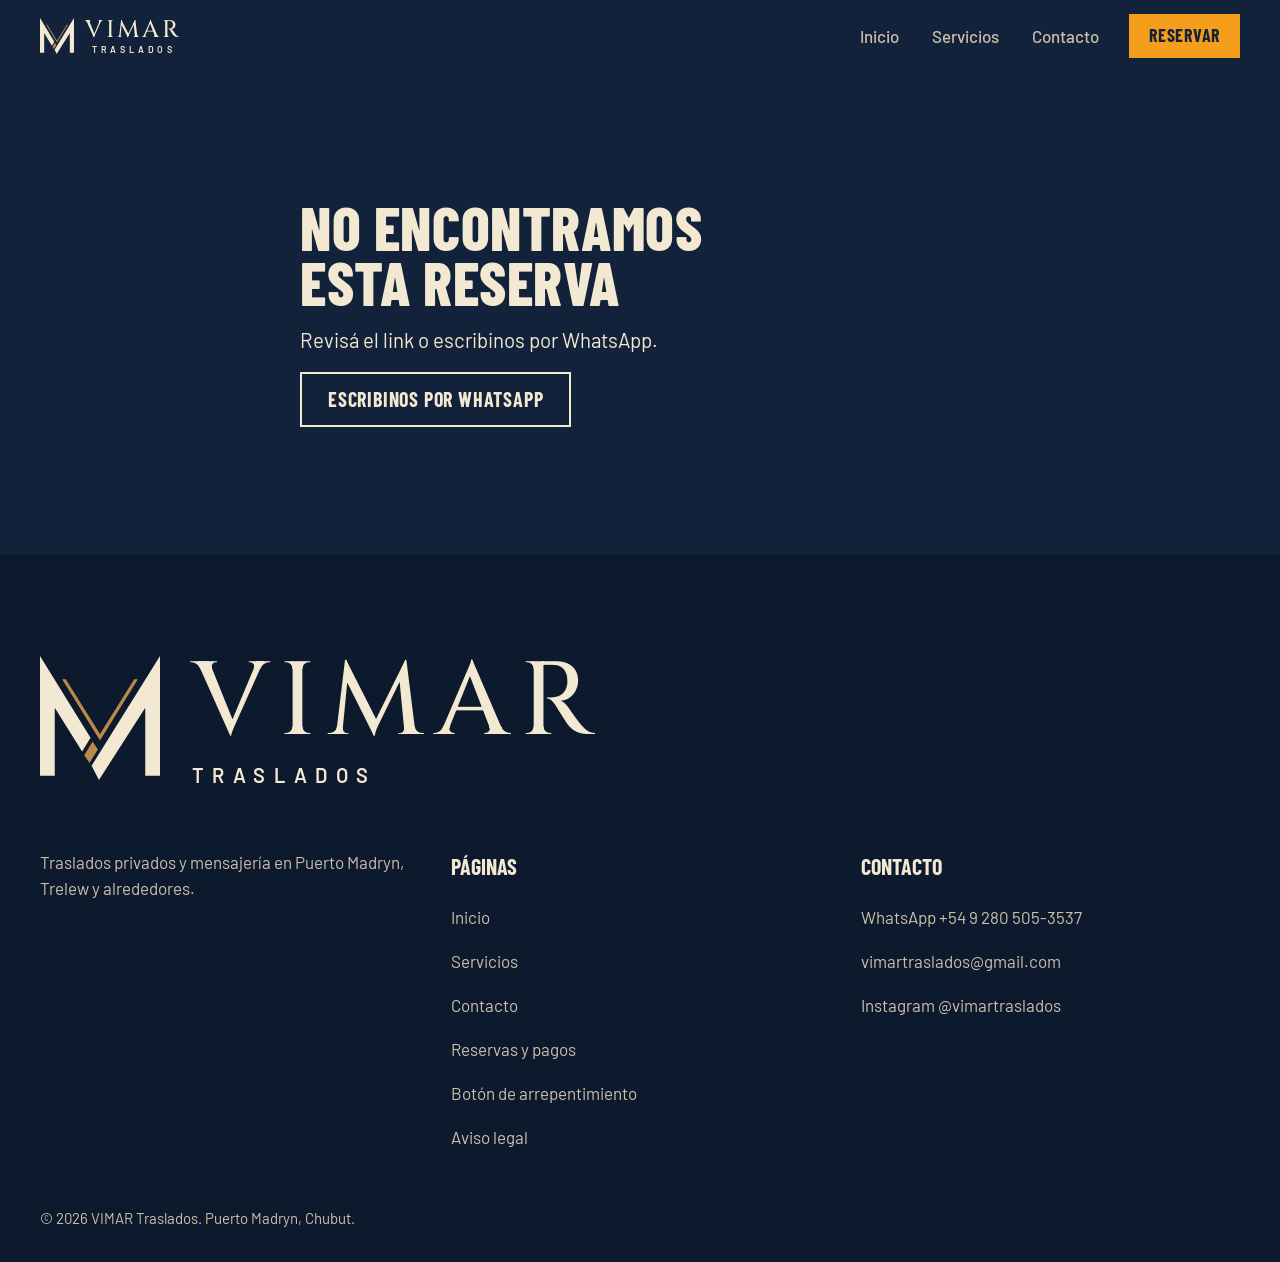
<file: ticket.html>
<!doctype html>
<html lang="es-AR" class="no-js">
<head>
  <meta charset="utf-8">
  <meta name="viewport" content="width=device-width, initial-scale=1">
  <title>Tu ticket | VIMAR Traslados</title>
  <meta name="description" content="Ticket de tu reserva con VIMAR Traslados.">
  <meta name="robots" content="noindex">
  <meta name="referrer" content="no-referrer">
  <meta name="theme-color" content="#12223a">
  <link rel="icon" href="img/favicon.svg" type="image/svg+xml">
  <link rel="preconnect" href="https://fonts.googleapis.com">
  <link rel="preconnect" href="https://fonts.gstatic.com" crossorigin>
  <link href="https://fonts.googleapis.com/css2?family=Barlow+Condensed:wght@600;700;800&family=Barlow:ital,wght@0,400;0,500;0,600;1,500&family=Cinzel:wght@500&display=swap" rel="stylesheet">
  <link rel="stylesheet" href="css/styles.css">
  <script>document.documentElement.classList.remove("no-js")</script>
  <script src="js/main.js" defer></script>
</head>
<body>
  <a class="skip-link" href="#main">Saltar al contenido</a>

  <!-- ===== Menú compartido (idéntico en todas las páginas) ===== -->
  <header class="site-header">
    <div class="wrap">
      <a class="brand" href="index.html" aria-label="VIMAR Traslados, inicio">
        <img src="img/logo-mark.svg" alt="" width="34" height="35">
        <span class="logo-text"><span class="logo-word">VIMAR</span><span class="logo-sub">Traslados</span></span>
      </a>
      <button class="nav-toggle" type="button" aria-expanded="false" aria-controls="site-nav" aria-label="Abrir menú">
        <svg class="icon-open" viewBox="0 0 24 24" fill="none" stroke="currentColor" stroke-width="2.2" stroke-linecap="round" aria-hidden="true"><path d="M4 7h16M4 12h16M4 17h16"/></svg>
        <svg class="icon-close" viewBox="0 0 24 24" fill="none" stroke="currentColor" stroke-width="2.2" stroke-linecap="round" aria-hidden="true"><path d="M6 6l12 12M18 6 6 18"/></svg>
      </button>
      <nav id="site-nav" class="site-nav" aria-label="Principal">
        <ul role="list">
          <li><a href="index.html">Inicio</a></li>
          <li><a href="servicios.html">Servicios</a></li>
          <li><a href="contacto.html">Contacto</a></li>
          <li><a class="btn btn--reserve" href="contacto.html">Reservar</a></li>
        </ul>
      </nav>
    </div>
  </header>

  <main id="main">
    <section class="section">
      <div class="wrap ticket-page" data-ticket>
        <!-- js/main.js muestra uno solo de estos bloques, según lo que responda el servidor -->
        <div class="ticket-state" data-ticket-loading role="status">
          <h1 class="h2">Estamos verificando tu pago</h1>
          <p class="lead">Esto puede tardar unos segundos. No cierres esta página.</p>
        </div>

        <div class="ticket-state" data-ticket-problem role="alert" hidden>
          <h1 class="h2" data-problem-title></h1>
          <p class="lead" data-problem-text></p>
          <div class="ticket-actions">
            <a class="btn btn--ghost" href="https://wa.me/5492805053537">Escribinos por WhatsApp</a>
          </div>
        </div>

        <article class="ticket" data-ticket-card hidden>
          <header class="ticket__head">
            <div>
              <p class="ticket__label">Ticket</p>
              <h1 class="ticket__code" data-field="code"></h1>
            </div>
            <p class="ticket__status">Pago confirmado</p>
          </header>

          <dl class="ticket__data">
            <div><dt>Pasajero</dt><dd data-field="nombre"></dd></div>
            <div><dt>Contacto</dt><dd data-field="contacto"></dd></div>
            <div><dt>Servicio</dt><dd data-field="serviceName"></dd></div>
            <div data-row="vuelo"><dt>Número de vuelo</dt><dd data-field="vuelo"></dd></div>
            <div><dt>Origen</dt><dd data-field="origen"></dd></div>
            <div><dt>Destino</dt><dd data-field="destino"></dd></div>
            <div><dt>Fecha</dt><dd data-field="fecha"></dd></div>
            <div><dt>Hora estimada</dt><dd data-field="hora"></dd></div>
            <div><dt>Pasajeros</dt><dd data-field="pasajeros"></dd></div>
            <div class="ticket__wide" data-row="mensaje"><dt>Mensaje</dt><dd data-field="mensaje"></dd></div>
            <div><dt>Total pagado</dt><dd data-field="amount"></dd></div>
            <div><dt>Fecha del pago</dt><dd data-field="paidAt"></dd></div>
          </dl>

          <p class="ticket__next">Ahora VIMAR Traslados se va a contactar con vos para coordinar el viaje.</p>
        </article>

        <div class="ticket-actions" data-ticket-actions hidden>
          <button class="btn" type="button" data-ticket-print>Guardar o imprimir</button>
          <a class="btn btn--ghost" href="index.html">Volver al inicio</a>
        </div>
      </div>
    </section>
  </main>

  <!-- ===== Footer compartido (idéntico en todas las páginas) ===== -->
  <footer class="site-footer">
    <div class="wrap">
      <p class="footer__logo">
        <img src="img/logo-mark.svg" alt="" width="120" height="124">
        <span class="logo-text"><span class="logo-word">VIMAR</span><span class="logo-sub">Traslados</span></span>
      </p>
      <div class="footer__grid">
        <p class="soft">Traslados privados y mensajería en Puerto Madryn, Trelew y alrededores.</p>
        <nav aria-label="Pie de página">
          <h2>Páginas</h2>
          <ul role="list">
            <li><a href="index.html">Inicio</a></li>
            <li><a href="servicios.html">Servicios</a></li>
            <li><a href="contacto.html">Contacto</a></li>
            <li><a href="condiciones.html">Reservas y pagos</a></li>
            <li><a href="condiciones.html#arrepentimiento">Botón de arrepentimiento</a></li>
            <li><a href="legal.html">Aviso legal</a></li>
          </ul>
        </nav>
        <div>
          <h2>Contacto</h2>
          <!-- Teléfono y email reales. Instagram (@vimartraslados) todavía es de ejemplo: confirmar -->
          <ul role="list">
            <li><a href="https://wa.me/5492805053537">WhatsApp +54 9 280 505-3537</a></li>
            <li><a href="mailto:vimartraslados@gmail.com">vimartraslados@gmail.com</a></li>
            <li><a href="https://www.instagram.com/vimartraslados/">Instagram @vimartraslados</a></li>
          </ul>
        </div>
      </div>
      <p class="footer__legal">© 2026 VIMAR Traslados. Puerto Madryn, Chubut.</p>
    </div>
  </footer>
</body>
</html>
</file>
<file: css/styles.css>
/* ==========================================================================
   VIMAR Traslados — estilos compartidos
   Estética inspirada en flyer de referencia: azul noche, naranja, condensada.
   ========================================================================== */

:root {
  /* Color */
  --navy: #12223a;          /* fondo */
  --navy-deep: #0d1a2d;     /* footer / escalón oscuro */
  --surface: #1a2f4d;       /* escalón de tono */
  --surface-2: #223a5c;
  --ink: #f3e8d2;           /* texto: crema del logo */
  --ink-soft: #cbc0ab;      /* texto secundario */
  --bone: #f3e8d2;          /* crema: acentos, íconos y campos de color */
  --bone-press: #e4d6bb;
  --on-bone: #12223a;
  --gold: #b9894c;          /* dorado del logo */
  --logo-cream: #f3e8d2;    /* crema más visible, solo para el logo (también en img/logo-mark.svg y favicon.svg) */
  --orange: #f59e1b;        /* SOLO botones de reserva */
  --orange-press: #e08a08;
  --on-orange: #12223a;
  --error: #ffb4a8;
  --scrim: rgba(13, 26, 45, 0.74);

  /* Tipografía */
  --font-display: "Barlow Condensed", "Arial Narrow", sans-serif;
  --font-text: "Barlow", system-ui, sans-serif;
  --step-display: clamp(3.5rem, 11vw, 9rem);
  --step-h2: clamp(2.25rem, 5vw, 3.75rem);
  --step-h3: clamp(1.5rem, 2.4vw, 1.875rem);
  --step-lead: clamp(1.125rem, 1.6vw, 1.375rem);
  --step-body: 1.0625rem;
  --step-small: 0.9375rem;

  /* Espacio */
  --gutter: clamp(1rem, 4vw, 2.5rem);
  --max: 1200px;
  --section: clamp(4.5rem, 10vw, 8rem);
  --radius: 14px;

  --ease: cubic-bezier(0.2, 0.7, 0.2, 1);
}

/* Reset mínimo ------------------------------------------------------------ */
*, *::before, *::after { box-sizing: border-box; }
html { -webkit-text-size-adjust: 100%; scroll-behavior: smooth; }
body {
  margin: 0;
  background: var(--navy);
  color: var(--ink);
  font-family: var(--font-text);
  font-size: var(--step-body);
  line-height: 1.55;
  -webkit-font-smoothing: antialiased;
}
img, svg { display: block; max-width: 100%; }
img { height: auto; }
h1, h2, h3, p, ul, ol, blockquote, figure { margin: 0; }
ul[role="list"], ol[role="list"] { list-style: none; padding: 0; }
a { color: inherit; }
button, input, select, textarea { font: inherit; color: inherit; }

:focus-visible {
  outline: 3px solid var(--bone);
  outline-offset: 3px;
}
::selection { background: var(--bone); color: var(--on-bone); }

.skip-link {
  position: absolute;
  left: var(--gutter);
  top: -100px;
  z-index: 100;
  padding: 0.75rem 1rem;
  background: var(--bone);
  color: var(--on-bone);
  font-weight: 600;
  text-decoration: none;
}
.skip-link:focus { top: 0.75rem; }

.wrap {
  width: 100%;
  max-width: calc(var(--max) + 2 * var(--gutter));
  margin-inline: auto;
  padding-inline: var(--gutter);
}

.visually-hidden {
  position: absolute !important;
  width: 1px; height: 1px;
  overflow: hidden;
  clip: rect(0 0 0 0);
  white-space: nowrap;
}

/* Tipografía ------------------------------------------------------------- */
.display,
.h2,
.h3 {
  font-family: var(--font-display);
  font-weight: 800;
  text-transform: uppercase;
  line-height: 0.92;
  letter-spacing: 0.01em;
  text-wrap: balance;
}
.display { font-size: var(--step-display); }
.h2 { font-size: var(--step-h2); }
.h3 { font-size: var(--step-h3); font-weight: 700; line-height: 1; }

.lead {
  font-size: var(--step-lead);
  line-height: 1.45;
  max-width: 36ch;
}
.prose { max-width: 62ch; }
.prose > * + * { margin-top: 1rem; }
.soft { color: var(--ink-soft); }

/* Botones y links -------------------------------------------------------- */
.btn {
  display: inline-flex;
  align-items: center;
  justify-content: center;
  gap: 0.6rem;
  min-height: 52px;
  padding: 0.75rem 1.75rem;
  border: 0;
  border-radius: 0;
  background: var(--bone);
  color: var(--on-bone);
  font-family: var(--font-display);
  font-size: 1.25rem;
  font-weight: 700;
  text-transform: uppercase;
  letter-spacing: 0.04em;
  text-decoration: none;
  cursor: pointer;
  touch-action: manipulation;
  transition: background-color 0.18s var(--ease), transform 0.12s var(--ease);
}
.btn:hover { background: #faf4e8; }
.btn:active { background: var(--bone-press); transform: scale(0.98); }
.btn svg { width: 1.3em; height: 1.3em; }

.btn--ghost {
  background: transparent;
  color: var(--ink);
  box-shadow: inset 0 0 0 2px var(--ink);
}
.btn--ghost:hover { background: var(--ink); color: var(--navy); }

.text-link {
  display: inline-flex;
  align-items: center;
  min-height: 44px;
  color: var(--bone);
  font-weight: 600;
  text-decoration: underline;
  text-decoration-thickness: 2px;
  text-underline-offset: 0.3em;
  transition: color 0.18s var(--ease);
}
.text-link:hover { color: var(--gold); }

/* Encabezado / navegación ------------------------------------------------ */
.site-header {
  position: sticky;
  top: 0;
  z-index: 50;
  background: var(--navy);
}
.site-header .wrap {
  display: flex;
  align-items: center;
  justify-content: space-between;
  gap: 1.5rem;
  min-height: 72px;
}

.brand {
  display: inline-flex;
  align-items: center;
  gap: 0.5rem;
  min-height: 44px;
  text-decoration: none;
  font-family: var(--font-display);
  font-weight: 800;
  font-size: 1.75rem;
  letter-spacing: 0.04em;
  line-height: 1;
}
.brand { gap: 0.7rem; font-family: inherit; }
.brand img { width: 34px; height: auto; }

/* Logotipo (marca M + "VIMAR" en serif + "TRASLADOS" espaciado, como el logo original) */
.logo-text { display: inline-grid; justify-items: center; line-height: 1; color: var(--logo-cream); }
.logo-word {
  font-family: "Cinzel", Georgia, serif;
  font-weight: 500;
  font-size: 1.5rem;
  letter-spacing: 0.1em;
  margin-right: -0.1em;
}
.logo-sub {
  font-family: var(--font-text);
  font-weight: 600;
  font-size: 0.5625rem;
  letter-spacing: 0.42em;
  margin-right: -0.42em;
  text-transform: uppercase;
  margin-top: 0.3em;
}

.nav-toggle {
  display: none;
  align-items: center;
  justify-content: center;
  width: 48px;
  height: 48px;
  padding: 0;
  border: 0;
  background: transparent;
  cursor: pointer;
}
.nav-toggle svg { width: 28px; height: 28px; }
.nav-toggle .icon-close { display: none; }
.nav-toggle[aria-expanded="true"] .icon-open { display: none; }
.nav-toggle[aria-expanded="true"] .icon-close { display: block; }

.site-nav ul {
  display: flex;
  align-items: center;
  gap: 0.25rem;
}
.site-nav a:not(.btn) {
  display: inline-flex;
  align-items: center;
  min-height: 44px;
  padding: 0 0.9rem;
  font-weight: 500;
  text-decoration: none;
  color: var(--ink-soft);
  transition: color 0.18s var(--ease);
}
.site-nav a:not(.btn):hover { color: var(--ink); }
.site-nav a[aria-current="page"] {
  color: var(--ink);
  text-decoration: underline;
  text-decoration-color: var(--bone);
  text-decoration-thickness: 3px;
  text-underline-offset: 0.55em;
}
.site-nav .btn { min-height: 44px; padding: 0.5rem 1.25rem; font-size: 1.125rem; margin-left: 0.75rem; }

@media (max-width: 860px) {
  .nav-toggle { display: inline-flex; }
  .site-nav {
    display: none;
    position: absolute;
    inset: 100% 0 auto 0;
    background: var(--navy);
    padding: 0.5rem var(--gutter) 1.5rem;
    border-bottom: 4px solid var(--bone);
  }
  .site-nav.is-open { display: block; }
  .site-nav ul { flex-direction: column; align-items: stretch; gap: 0; }
  .site-nav a:not(.btn) {
    min-height: 56px;
    padding: 0;
    font-family: var(--font-display);
    font-size: 1.75rem;
    font-weight: 700;
    text-transform: uppercase;
  }
  .site-nav .btn { margin: 1rem 0 0; width: 100%; min-height: 52px; }
}

/* Íconos de servicio (naranja, como el flyer) ---------------------------- */
.icon {
  width: 56px;
  height: 56px;
  color: var(--bone);
  flex: none;
}

/* Panel de 4 servicios (franja del flyer) -------------------------------- */
.service-band {
  display: grid;
  grid-template-columns: repeat(4, 1fr);
  border: 3px solid var(--ink);
  border-radius: var(--radius);
  padding: 2rem 0;
}
.service-band li {
  display: flex;
  flex-direction: column;
  align-items: center;
  text-align: center;
  gap: 0.75rem;
  padding: 0 1.25rem;
}
.service-band li + li { border-left: 3px solid var(--ink); }
.service-band h3 {
  font-family: var(--font-display);
  font-weight: 800;
  font-size: 1.625rem;
  line-height: 1;
  text-transform: uppercase;
}
.service-band p {
  font-style: italic;
  font-size: var(--step-small);
  line-height: 1.4;
  max-width: 20ch;
}

@media (max-width: 860px) {
  .service-band { grid-template-columns: repeat(2, 1fr); padding: 0; }
  .service-band li { padding: 1.5rem 1rem; }
  .service-band li + li { border-left: 0; }
  .service-band li:nth-child(even) { border-left: 3px solid var(--ink); }
  .service-band li:nth-child(n + 3) { border-top: 3px solid var(--ink); }
  .service-band .icon { width: 44px; height: 44px; }
  .service-band h3 { font-size: 1.375rem; }
}

/* Hero de la home -------------------------------------------------------- */
.hero {
  position: relative;
  isolation: isolate;
  min-height: min(calc(100svh - 72px), 980px);
  display: flex;
  align-items: flex-end;
  padding-block: clamp(3rem, 8vh, 6rem) clamp(2rem, 6vh, 4rem);
  overflow: hidden;
}
.hero__bg {
  position: absolute;
  inset: 0;
  z-index: -1;
}
.hero__bg img {
  width: 100%;
  height: 100%;
  object-fit: cover;
  object-position: 30% 40%;
}
.hero__bg::after {
  content: "";
  position: absolute;
  inset: 0;
  background: var(--scrim);
}
.hero__inner {
  display: grid;
  gap: clamp(2.5rem, 7vh, 4.5rem);
  text-align: center;
  justify-items: center;
}
.hero h1 .display { display: block; }
.hero__logo {
  display: grid;
  justify-items: center;
  gap: 0.9rem;
  margin-bottom: clamp(1.5rem, 4vh, 2.5rem);
}
.hero__logo img { width: clamp(72px, 9vw, 104px); height: auto; }
.hero__logo .logo-word { font-size: clamp(2rem, 4vw, 2.75rem); }
.hero__logo .logo-sub { font-size: clamp(0.75rem, 1.2vw, 0.9375rem); }
.hero .lead {
  margin: 1.75rem auto 0;
  font-style: italic;
  font-weight: 500;
  max-width: 34ch;
}
.hero__actions {
  display: flex;
  flex-wrap: wrap;
  justify-content: center;
  gap: 1rem;
  margin-top: 2rem;
}
.hero__services { width: 100%; display: grid; justify-items: center; gap: 1rem; }
.hero .service-band { width: 100%; max-width: 980px; }

/* Entrada orquestada del hero; después la foto queda en un movimiento lento continuo */
@media (prefers-reduced-motion: no-preference) {
  .hero__bg img {
    animation:
      hero-zoom 1.6s var(--ease) both,
      hero-drift 26s ease-in-out 1.6s infinite alternate;
  }
  .hero [data-enter] { animation: rise 0.7s var(--ease) both; }
  .hero [data-enter="2"] { animation-delay: 0.12s; }
  .hero [data-enter="3"] { animation-delay: 0.24s; }
  .hero [data-enter="4"] { animation-delay: 0.4s; }
  /* Los 4 servicios del hero entran de a uno */
  .hero .service-band li { animation: rise 0.6s var(--ease) both; }
  .hero .service-band li:nth-child(1) { animation-delay: 0.55s; }
  .hero .service-band li:nth-child(2) { animation-delay: 0.63s; }
  .hero .service-band li:nth-child(3) { animation-delay: 0.71s; }
  .hero .service-band li:nth-child(4) { animation-delay: 0.79s; }
}
@keyframes hero-zoom { from { transform: scale(1.08); } to { transform: scale(1); } }
@keyframes hero-drift { from { transform: scale(1); } to { transform: scale(1.07) translate(-1.5%, -1%); } }
@keyframes rise { from { opacity: 0; transform: translateY(24px); } to { opacity: 1; transform: none; } }

/* Cabecera de páginas internas ------------------------------------------- */
.page-head {
  position: relative;
  isolation: isolate;
  padding-block: clamp(4rem, 12vw, 8rem) clamp(3rem, 7vw, 5rem);
  overflow: hidden;
}
.page-head__bg { position: absolute; inset: 0; z-index: -1; }
.page-head__bg img { width: 100%; height: 100%; object-fit: cover; }
.page-head__bg::after { content: ""; position: absolute; inset: 0; background: rgba(13, 26, 45, 0.8); }
.page-head .display { font-size: clamp(3.5rem, 10vw, 7.5rem); }
.page-head .lead { margin-top: 1.25rem; font-style: italic; font-weight: 500; }
.page-head--plain { background: var(--surface); }

/* Secciones -------------------------------------------------------------- */
.section { padding-block: var(--section); }
.section--surface { background: var(--surface); }
.section--deep { background: var(--navy-deep); }
.section__head { margin-bottom: clamp(2rem, 4vw, 3rem); }
.section__head .lead,
.section__lead { margin-top: 1rem; }

/* Home: ¿Adónde vas? ----------------------------------------------------- */
.planner {
  display: grid;
  grid-template-columns: minmax(0, 5fr) minmax(0, 7fr);
  grid-template-areas:
    "intro result"
    "cta   result";
  grid-template-rows: auto 1fr;
  column-gap: clamp(2rem, 6vw, 5rem);
  row-gap: 1.5rem;
  align-items: start;
}
.planner__intro { grid-area: intro; }
.planner__result { grid-area: result; }
.planner__cta { grid-area: cta; }
.planner__cta .btn { width: 100%; }
.planner__options {
  display: grid;
  gap: 0.5rem;
  margin-top: 2rem;
  border: 0;
  padding: 0;
}
.planner__options legend { font-weight: 600; margin-bottom: 0.75rem; }
.planner__option {
  position: relative;
  display: flex;
  align-items: center;
  gap: 0.9rem;
  min-height: 60px;
  padding: 0.75rem 1.1rem;
  background: var(--surface-2);
  cursor: pointer;
  transition: background-color 0.18s var(--ease);
}
.planner__option:hover { background: #2a4670; }
.planner__option input {
  appearance: none;
  flex: none;
  width: 22px;
  height: 22px;
  margin: 0;
  border: 2px solid var(--ink-soft);
  border-radius: 50%;
  display: grid;
  place-content: center;
}
.planner__option input::before {
  content: "";
  width: 10px;
  height: 10px;
  border-radius: 50%;
  background: var(--on-bone);
  transform: scale(0);
  transition: transform 0.15s var(--ease);
}
.planner__option input:checked { border-color: var(--on-bone); }
.planner__option input:checked::before { transform: scale(1); }
.planner__option:has(input:checked) { background: var(--bone); color: var(--on-bone); }
.planner__option:has(input:focus-visible) { outline: 3px solid var(--ink); outline-offset: 2px; }
.planner__option span { font-weight: 600; font-size: 1.0625rem; }

.planner__result {
  background: var(--navy);
  padding: clamp(1.75rem, 4vw, 3rem);
  min-height: 100%;
  display: flex;
  flex-direction: column;
  gap: 1.25rem;
}
.planner__route {
  font-family: var(--font-display);
  font-weight: 700;
  text-transform: uppercase;
  font-size: var(--step-h3);
  line-height: 1.05;
}
.planner__figures {
  display: flex;
  flex-wrap: wrap;
  gap: 1.5rem 3rem;
}
.planner__figures div { display: grid; }
.planner__figures strong {
  font-family: var(--font-display);
  font-weight: 800;
  font-size: clamp(3.5rem, 8vw, 5.5rem);
  line-height: 0.9;
  color: var(--bone);
  font-variant-numeric: tabular-nums;
}
.planner__quote {
  font-family: var(--font-display);
  font-weight: 800;
  text-transform: uppercase;
  font-size: clamp(3rem, 7vw, 4.75rem);
  line-height: 0.9;
}
.planner__quote[hidden], .planner__figures[hidden] { display: none; }
.planner__note { font-size: var(--step-small); color: var(--ink-soft); }

/* Lista sin JS: se muestran todas las rutas como texto */
.no-js .planner__options, .no-js .planner__result { display: none; }
.no-js .planner__cta .btn { width: auto; }
.planner__fallback { display: none; }
.no-js .planner__fallback { display: block; margin-top: 1.5rem; }
.planner__fallback li { padding: 0.5rem 0; }

@media (max-width: 860px) {
  .planner {
    grid-template-columns: 1fr;
    grid-template-areas: "intro" "result" "cta";
    grid-template-rows: auto;
  }
}

/* Home: cierre con foto -------------------------------------------------- */
.closing {
  display: grid;
  grid-template-columns: minmax(0, 1fr) minmax(0, 1fr);
  align-items: stretch;
  background: var(--bone);
  color: var(--on-bone);
}
.closing__media img {
  width: 100%;
  height: 100%;
  max-height: 640px;
  object-fit: cover;
}
.closing__body {
  padding: clamp(2.5rem, 7vw, 6rem) clamp(1.5rem, 6vw, 5rem);
  display: flex;
  flex-direction: column;
  justify-content: center;
  gap: 1.5rem;
}
.closing .btn { background: var(--navy); color: var(--ink); align-self: flex-start; }
.closing .btn:hover { background: var(--surface); }
.closing .lead { max-width: 32ch; }

@media (max-width: 760px) {
  .closing { grid-template-columns: 1fr; }
  .closing__media img { aspect-ratio: 4 / 3; max-height: none; }
}

/* Servicios -------------------------------------------------------------- */
.service {
  display: grid;
  grid-template-columns: minmax(0, 1fr) minmax(0, 1fr);
  gap: clamp(2rem, 6vw, 5rem);
  align-items: center;
}
.service--flip .service__media { order: 2; }
.service__media img {
  width: 100%;
  aspect-ratio: 4 / 3;
  object-fit: cover;
}
/* Fotos verticales recortadas a 4:3: se baja el foco para que se vea lo importante */
.service__media img.img-focus-low { object-position: 50% 62%; }
.page-head__bg img.img-focus-road { object-position: 50% 50%; }
.service__tile {
  aspect-ratio: 4 / 3;
  display: grid;
  place-items: center;
  background: var(--navy);
}
.section--deep .service__tile { background: var(--surface); }
.service__tile .icon { width: clamp(96px, 16vw, 168px); height: auto; aspect-ratio: 1; }
.service__body { display: grid; gap: 1.25rem; justify-items: start; }
.service__body .h2 { max-width: 14ch; }
.checklist { display: grid; gap: 0.6rem; }
.checklist li { display: flex; gap: 0.7rem; align-items: flex-start; }
.checklist svg { flex: none; width: 22px; height: 22px; margin-top: 0.15rem; color: var(--bone); }

@media (max-width: 760px) {
  .service { grid-template-columns: 1fr; }
  .service--flip .service__media { order: 0; }
  .service__tile { aspect-ratio: 16 / 7; }
  .service__tile .icon { width: 88px; }
}

.quote-band {
  background: var(--bone);
  color: var(--on-bone);
}
.quote-band .wrap {
  display: flex;
  flex-wrap: wrap;
  align-items: center;
  justify-content: space-between;
  gap: 2rem;
}
.quote-band .btn { background: var(--navy); color: var(--ink); }
.quote-band .btn:hover { background: var(--surface); }
.quote-band p { max-width: 52ch; margin-top: 1rem; font-size: var(--step-lead); line-height: 1.45; }

/* Testimonios (franja que avanza de derecha a izquierda, al final de Inicio) */
/* Cuántas tarjetas entran a lo ancho de la pantalla: 4 en escritorio */
.marquee {
  --cards: 1.15;
  --card-gap: 1.5rem;
}
@media (min-width: 600px) { .marquee { --cards: 2; } }
@media (min-width: 900px) { .marquee { --cards: 3; } }
@media (min-width: 1100px) { .marquee { --cards: 4; } }

/* Sin animación (sin JS o con "reducir movimiento"): fila que se desliza a mano */
.marquee {
  overflow-x: auto;
  scroll-snap-type: x mandatory;
  scrollbar-color: var(--surface-2) transparent;
}
.marquee__track { display: flex; width: max-content; padding-bottom: 0.5rem; }
.marquee__track > li {
  display: flex;
  flex: none;
  width: calc((100vw - var(--card-gap) * (var(--cards) - 1)) / var(--cards));
  margin-right: var(--card-gap); /* margen y no gap: así el -50% del recorrido cierra exacto */
  scroll-snap-align: start;
}
.marquee__track > li:nth-child(even) .testimonial { background: var(--surface-2); }

/* Con animación: js/main.js duplica las tarjetas y agrega .is-running */
.marquee.is-running { overflow: hidden; }
.marquee.is-running .marquee__track {
  animation: marquee var(--marquee-duration, 60s) linear infinite;
}
.marquee.is-running:hover .marquee__track,
.marquee.is-running:focus-within .marquee__track { animation-play-state: paused; }
@keyframes marquee { to { transform: translateX(-50%); } }

.testimonial {
  flex: 1;
  display: flex;
  flex-direction: column;
  gap: 1.5rem;
  min-height: 360px;
  padding: clamp(1.75rem, 2.4vw, 2.5rem);
  background: var(--surface);
}
.testimonial blockquote {
  font-size: clamp(1.1875rem, 1.35vw, 1.375rem);
  line-height: 1.45;
}
.testimonial blockquote::before { content: "“"; }
.testimonial blockquote::after { content: "”"; }
.testimonial figcaption { margin-top: auto; display: grid; gap: 0.9rem; }
.testimonial cite {
  font-style: normal;
  font-family: var(--font-display);
  font-weight: 700;
  font-size: 1.75rem;
  text-transform: uppercase;
  line-height: 1;
}
.testimonial cite span {
  display: block;
  margin-top: 0.3rem;
  font-family: var(--font-text);
  font-weight: 400;
  font-size: var(--step-small);
  text-transform: none;
  color: var(--ink-soft);
}
.testimonial .result {
  display: flex;
  gap: 0.6rem;
  align-items: flex-start;
  padding-top: 0.9rem;
  border-top: 3px solid var(--bone);
  font-weight: 600;
}
.testimonial .result svg { flex: none; width: 22px; height: 22px; color: var(--bone); margin-top: 0.1rem; }

/* Contacto --------------------------------------------------------------- */
.contact {
  display: grid;
  grid-template-columns: minmax(0, 7fr) minmax(0, 4fr);
  gap: clamp(2rem, 5vw, 4.5rem);
  align-items: start;
}
.form { display: grid; gap: 1.5rem; }
.field { display: grid; gap: 0.45rem; }
.field label { font-weight: 600; }
.field .hint { font-size: var(--step-small); color: var(--ink-soft); }
.field .req { color: var(--bone); }
.field input,
.field select,
.field textarea {
  width: 100%;
  min-height: 52px;
  padding: 0.75rem 1rem;
  background: var(--surface);
  border: 2px solid var(--surface-2);
  border-radius: 0;
  color: var(--ink);
  font-size: 1.0625rem;
  transition: border-color 0.18s var(--ease);
}
.field select {
  appearance: none;
  background-image: url("data:image/svg+xml,%3Csvg xmlns='http://www.w3.org/2000/svg' viewBox='0 0 24 24' fill='none' stroke='%23fef8ec' stroke-width='2.5' stroke-linecap='round' stroke-linejoin='round'%3E%3Cpath d='m6 9 6 6 6-6'/%3E%3C/svg%3E");
  background-repeat: no-repeat;
  background-position: right 1rem center;
  background-size: 22px;
  padding-right: 3rem;
}
.field select option { background: var(--navy); color: var(--ink); }
.field textarea { min-height: 140px; resize: vertical; }
.field input::placeholder,
.field textarea::placeholder { color: #8796aa; }
.field input:hover,
.field select:hover,
.field textarea:hover { border-color: #3a5680; }
.field input:focus-visible,
.field select:focus-visible,
.field textarea:focus-visible { outline: 0; border-color: var(--bone); }
.field [aria-invalid="true"] { border-color: var(--error); }
.field .error {
  display: flex;
  gap: 0.4rem;
  align-items: center;
  color: var(--error);
  font-size: var(--step-small);
  font-weight: 500;
}
.field .error:empty { display: none; }
.field .error::before { content: "!"; display: inline-grid; place-content: center; width: 18px; height: 18px; border-radius: 50%; background: var(--error); color: var(--navy); font-weight: 700; font-size: 0.75rem; }
.field--flight[hidden],
.field--passengers[hidden] { display: none; }
.field input { color-scheme: dark; } /* reloj y flechas del navegador en claro sobre el fondo oscuro */

/* Dos campos lado a lado (origen/destino, pasajeros/hora) */
.field-row {
  display: grid;
  grid-template-columns: repeat(2, minmax(0, 1fr));
  gap: 1.5rem;
  align-items: start;
}
/* Si "pasajeros" se oculta, la hora ocupa toda la fila */
.field-row > .field:only-child,
.field-row > [hidden] + .field { grid-column: 1 / -1; }
@media (max-width: 560px) {
  .field-row { grid-template-columns: 1fr; }
}

.form__actions { display: flex; flex-wrap: wrap; align-items: center; gap: 1rem 1.5rem; }
.form__status { font-weight: 500; }
.form__status:empty { display: none; }

.contact__side { display: grid; gap: 1.5rem; }

.contact-card {
  background: var(--surface);
  padding: clamp(1.5rem, 3vw, 2.25rem);
  display: grid;
  gap: 1.5rem;
}
.contact-card ul { display: grid; gap: 0.25rem; }
.contact-card a {
  display: flex;
  align-items: center;
  gap: 0.9rem;
  min-height: 56px;
  text-decoration: none;
  transition: color 0.18s var(--ease);
}
.contact-card a:hover { color: var(--gold); }
.contact-card a svg { width: 26px; height: 26px; color: var(--bone); flex: none; }
.contact-card a span { display: grid; line-height: 1.3; }
.contact-card a small { color: var(--ink-soft); font-size: var(--step-small); }
.contact-card a strong { font-weight: 600; overflow-wrap: anywhere; }

@media (max-width: 860px) {
  .contact { grid-template-columns: 1fr; }
}

/* Footer ----------------------------------------------------------------- */
.site-footer {
  background: var(--navy-deep);
  padding-block: clamp(3.5rem, 8vw, 6rem) 2rem;
}
.footer__logo {
  display: flex;
  align-items: center;
  gap: clamp(1rem, 3vw, 2rem);
}
.footer__logo img { width: clamp(72px, 10vw, 120px); height: auto; }
.footer__logo .logo-text { justify-items: start; }
.footer__logo .logo-word { font-size: clamp(2.75rem, 9vw, 6.5rem); }
.footer__logo .logo-sub { font-size: clamp(0.75rem, 1.6vw, 1.25rem); margin-top: 0.5em; }
.footer__grid {
  display: grid;
  grid-template-columns: repeat(3, minmax(0, 1fr));
  gap: 2rem;
  margin-top: clamp(2.5rem, 5vw, 4rem);
}
.footer__grid h2 {
  font-family: var(--font-display);
  font-weight: 700;
  font-size: 1.375rem;
  text-transform: uppercase;
  margin-bottom: 0.75rem;
}
.footer__grid a {
  display: inline-flex;
  align-items: center;
  min-height: 44px;
  color: var(--ink-soft);
  text-decoration: none;
  overflow-wrap: anywhere;
  transition: color 0.18s var(--ease);
}
.footer__grid a:hover { color: var(--bone); }
.footer__grid a[aria-current="page"] { color: var(--ink); }
.footer__legal {
  margin-top: 3rem;
  font-size: var(--step-small);
  color: var(--ink-soft);
}

@media (max-width: 760px) {
  .footer__grid { grid-template-columns: 1fr 1fr; }
  .footer__grid > :first-child { grid-column: 1 / -1; }
}
@media (max-width: 480px) {
  .footer__grid { grid-template-columns: 1fr; }
}

/* Botón de reserva: el único elemento naranja del sitio.
   Va al final y con dos clases para ganarle a .closing .btn / .quote-band .btn */
.btn.btn--reserve { background: var(--orange); color: var(--on-orange); }
.btn.btn--reserve:hover { background: #ffb13d; }
.btn.btn--reserve:active { background: var(--orange-press); }

/* Animaciones ------------------------------------------------------------
   Todas dentro de no-preference: con "reducir movimiento" el sitio queda quieto.
   [data-reveal] lo agrega js/main.js solo si puede animar. */
@media (prefers-reduced-motion: no-preference) {
  /* Encabezado de páginas internas al cargar */
  .page-head__bg img { animation: hero-zoom 1.6s var(--ease) both; }
  .page-head .display { animation: rise 0.7s var(--ease) both; }
  .page-head .lead { animation: rise 0.7s var(--ease) 0.12s both; }

  /* Entradas al hacer scroll */
  .reveal-ready [data-reveal="text"] {
    opacity: 0;
    transform: translateY(28px);
    transition:
      opacity 0.7s var(--ease) var(--reveal-delay, 0ms),
      transform 0.7s var(--ease) var(--reveal-delay, 0ms);
  }
  /* El recorte va en el hijo (foto o ícono): si fuera en el contenedor,
     el navegador lo vería de alto cero y nunca lo detectaría en pantalla */
  .reveal-ready [data-reveal="image"] { overflow: hidden; }
  .reveal-ready [data-reveal="image"] > * {
    clip-path: inset(0 0 100% 0);
    transform: scale(1.08);
    transition:
      clip-path 1s var(--ease) var(--reveal-delay, 0ms),
      transform 1.4s var(--ease) var(--reveal-delay, 0ms);
  }
  .reveal-ready [data-reveal="text"].is-visible { opacity: 1; transform: none; }
  .reveal-ready [data-reveal="image"].is-visible > * { clip-path: inset(0); transform: none; }

  /* ¿Adónde vas?: el panel se renueva al cambiar de destino */
  .planner__result.is-swapping > * { animation: swap 0.4s var(--ease) both; }
  .planner__result.is-swapping > :nth-child(2),
  .planner__result.is-swapping > :nth-child(3) { animation-delay: 0.05s; }
  .planner__result.is-swapping > :nth-child(4) { animation-delay: 0.1s; }
  .planner__result.is-swapping > :nth-child(5) { animation-delay: 0.15s; }

  /* Formulario: errores y confirmación aparecen suave */
  .field .error:not(:empty),
  .form__status:not(:empty) { animation: swap 0.3s var(--ease) both; }

  /* Ícono del recuadro de cada servicio responde al pasar por la sección */
  .service__tile .icon { transition: transform 0.5s var(--ease); }
  .service:hover .service__tile .icon { transform: translateY(-6px) scale(1.04); }
}
@keyframes swap { from { opacity: 0; transform: translateY(10px); } to { opacity: 1; transform: none; } }

/* Movimiento reducido ---------------------------------------------------- */
@media (prefers-reduced-motion: reduce) {
  html { scroll-behavior: auto; }
  *, *::before, *::after { transition-duration: 0.01ms !important; animation: none !important; }
}

/* ===== Pago y ticket ===== */
.form__pay-note {
  padding: 1rem 1.25rem;
  background: var(--surface);
  border-left: 3px solid var(--bone);
  font-weight: 500;
}
.form__pay-note[hidden] { display: none; }
.btn:disabled { opacity: 0.6; cursor: wait; }
.btn svg[hidden] { display: none; }

.ticket-page { max-width: 760px; display: grid; gap: 2rem; }
.ticket-page [hidden] { display: none; }
.ticket-state { display: grid; gap: 1rem; }
.ticket-actions { display: flex; flex-wrap: wrap; gap: 1rem; }

.ticket { background: var(--surface); border-top: 6px solid var(--bone); }
.ticket__head {
  display: flex;
  flex-wrap: wrap;
  align-items: center;
  justify-content: space-between;
  gap: 1rem;
  padding: clamp(1.5rem, 4vw, 2.25rem);
  border-bottom: 1px dashed var(--ink-soft);
}
.ticket__label { color: var(--ink-soft); font-size: var(--step-small); }
.ticket__code {
  font-family: "Barlow Condensed", sans-serif;
  font-size: clamp(2rem, 6vw, 3rem);
  font-weight: 800;
  letter-spacing: 0.04em;
  line-height: 1.1;
}
.ticket__status {
  padding: 0.5rem 1rem;
  background: var(--bone);
  color: var(--on-bone);
  font-weight: 700;
}
.ticket__data {
  display: grid;
  grid-template-columns: repeat(2, minmax(0, 1fr));
  gap: 1.25rem 2rem;
  padding: clamp(1.5rem, 4vw, 2.25rem);
}
.ticket__data dt { color: var(--ink-soft); font-size: var(--step-small); }
.ticket__data dd { margin: 0.15rem 0 0; font-weight: 600; overflow-wrap: anywhere; white-space: pre-line; }
.ticket__wide { grid-column: 1 / -1; }
.ticket__next {
  padding: 1.25rem clamp(1.5rem, 4vw, 2.25rem);
  border-top: 1px dashed var(--ink-soft);
  font-weight: 500;
}
@media (max-width: 480px) {
  .ticket__data { grid-template-columns: 1fr; }
}
@media print {
  .site-header, .site-footer, .skip-link, .ticket-actions { display: none !important; }
  body { background: #fff; color: #000; }
  .section { padding: 0; }
  .ticket { background: #fff; color: #000; border: 1px solid #000; }
  .ticket__status { background: #fff; color: #000; border: 1px solid #000; }
  .ticket__label, .ticket__data dt { color: #444; }
  .ticket__head, .ticket__next { border-color: #000; }
}

/* ===== Reservas y pagos ===== */
.policy h2 { margin-top: 2.5rem; }
.policy h2:first-child { margin-top: 0; }
.policy ul { list-style: disc; padding-left: 1.25rem; display: grid; gap: 0.5rem; }
.policy a:not(.btn) { text-decoration: underline; }
.policy .form { margin-top: 1.5rem; }
.field--terms[hidden] { display: none; }
.field .check { display: flex; align-items: flex-start; gap: 0.75rem; font-weight: 500; }
.field .check a { text-decoration: underline; }
.field .check input {
  flex: none;
  width: 24px;
  height: 24px;
  min-height: 0;
  padding: 0;
  accent-color: var(--bone);
}
.field .check input:focus-visible { outline: 2px solid var(--bone); outline-offset: 2px; }
.policy h3 { margin-top: 1.5rem; font-weight: 600; font-size: 1.125rem; }
.form__privacy a { text-decoration: underline; }
</file>
